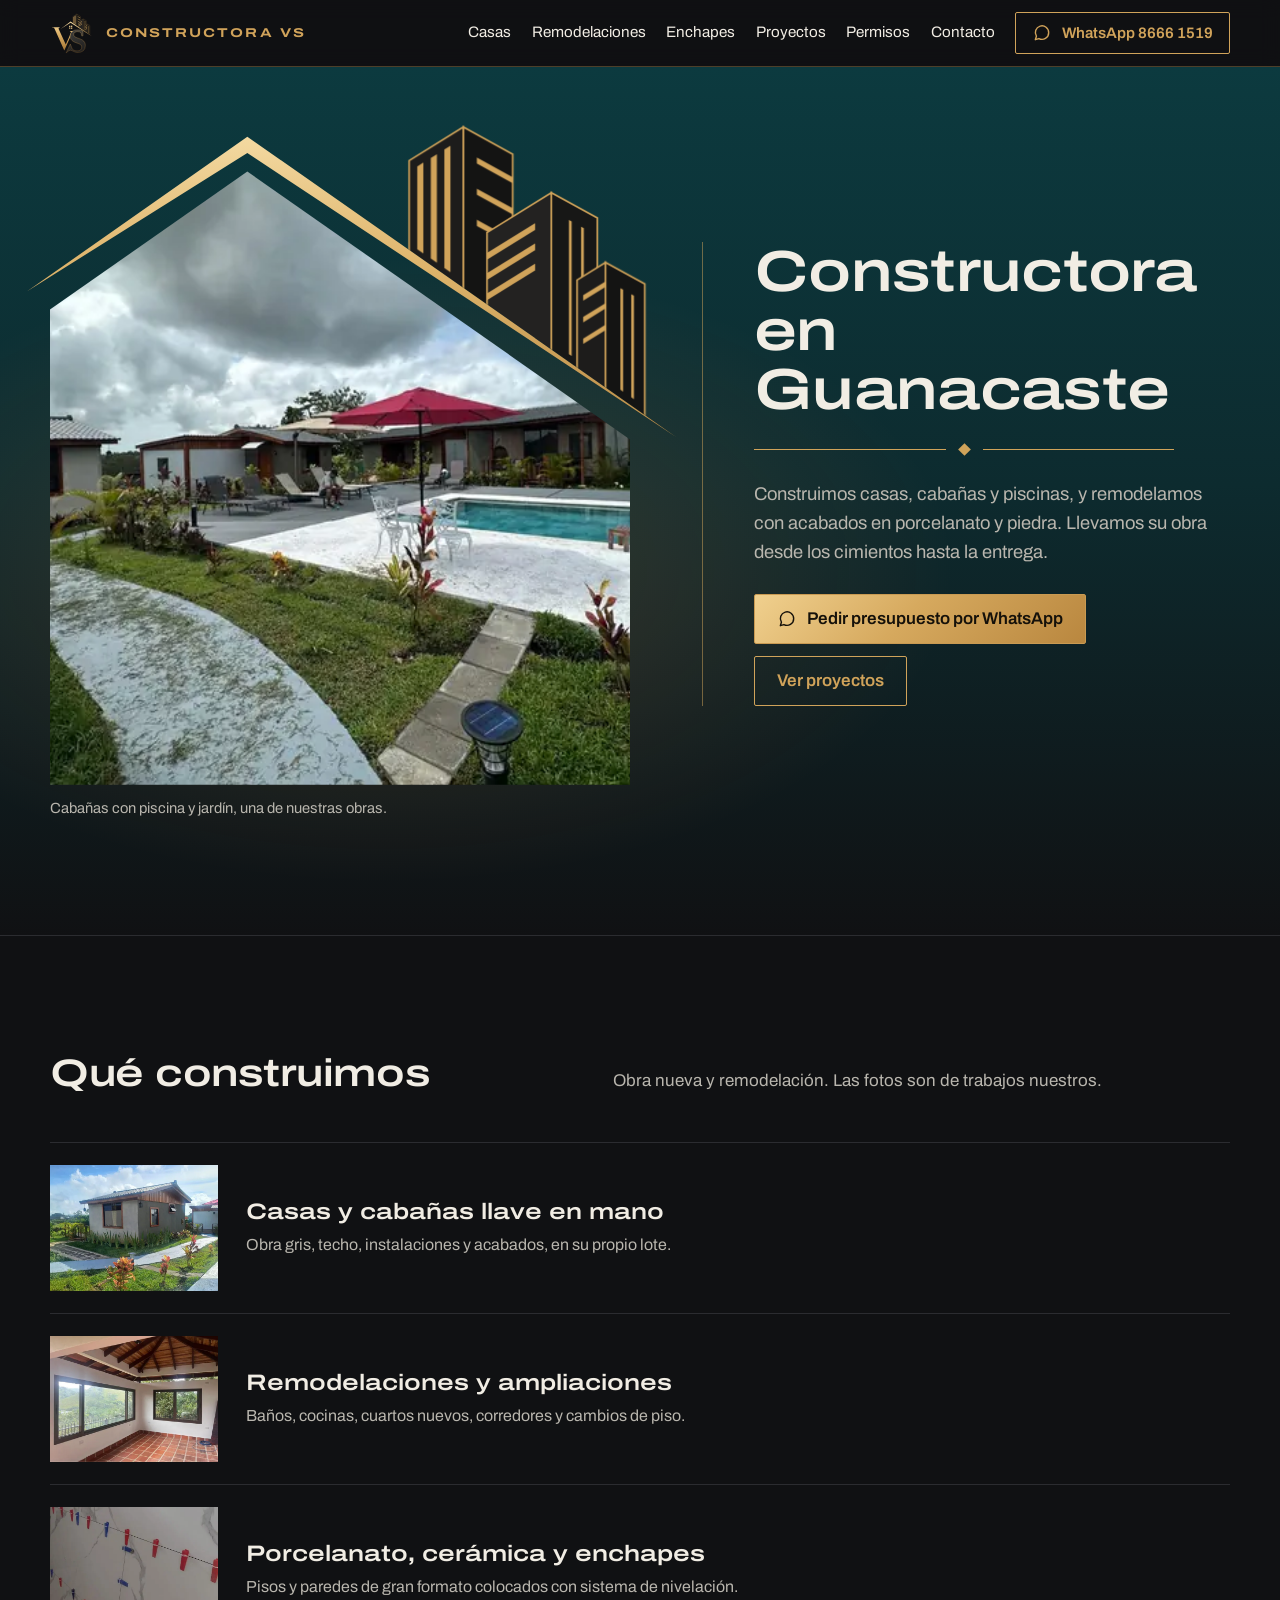
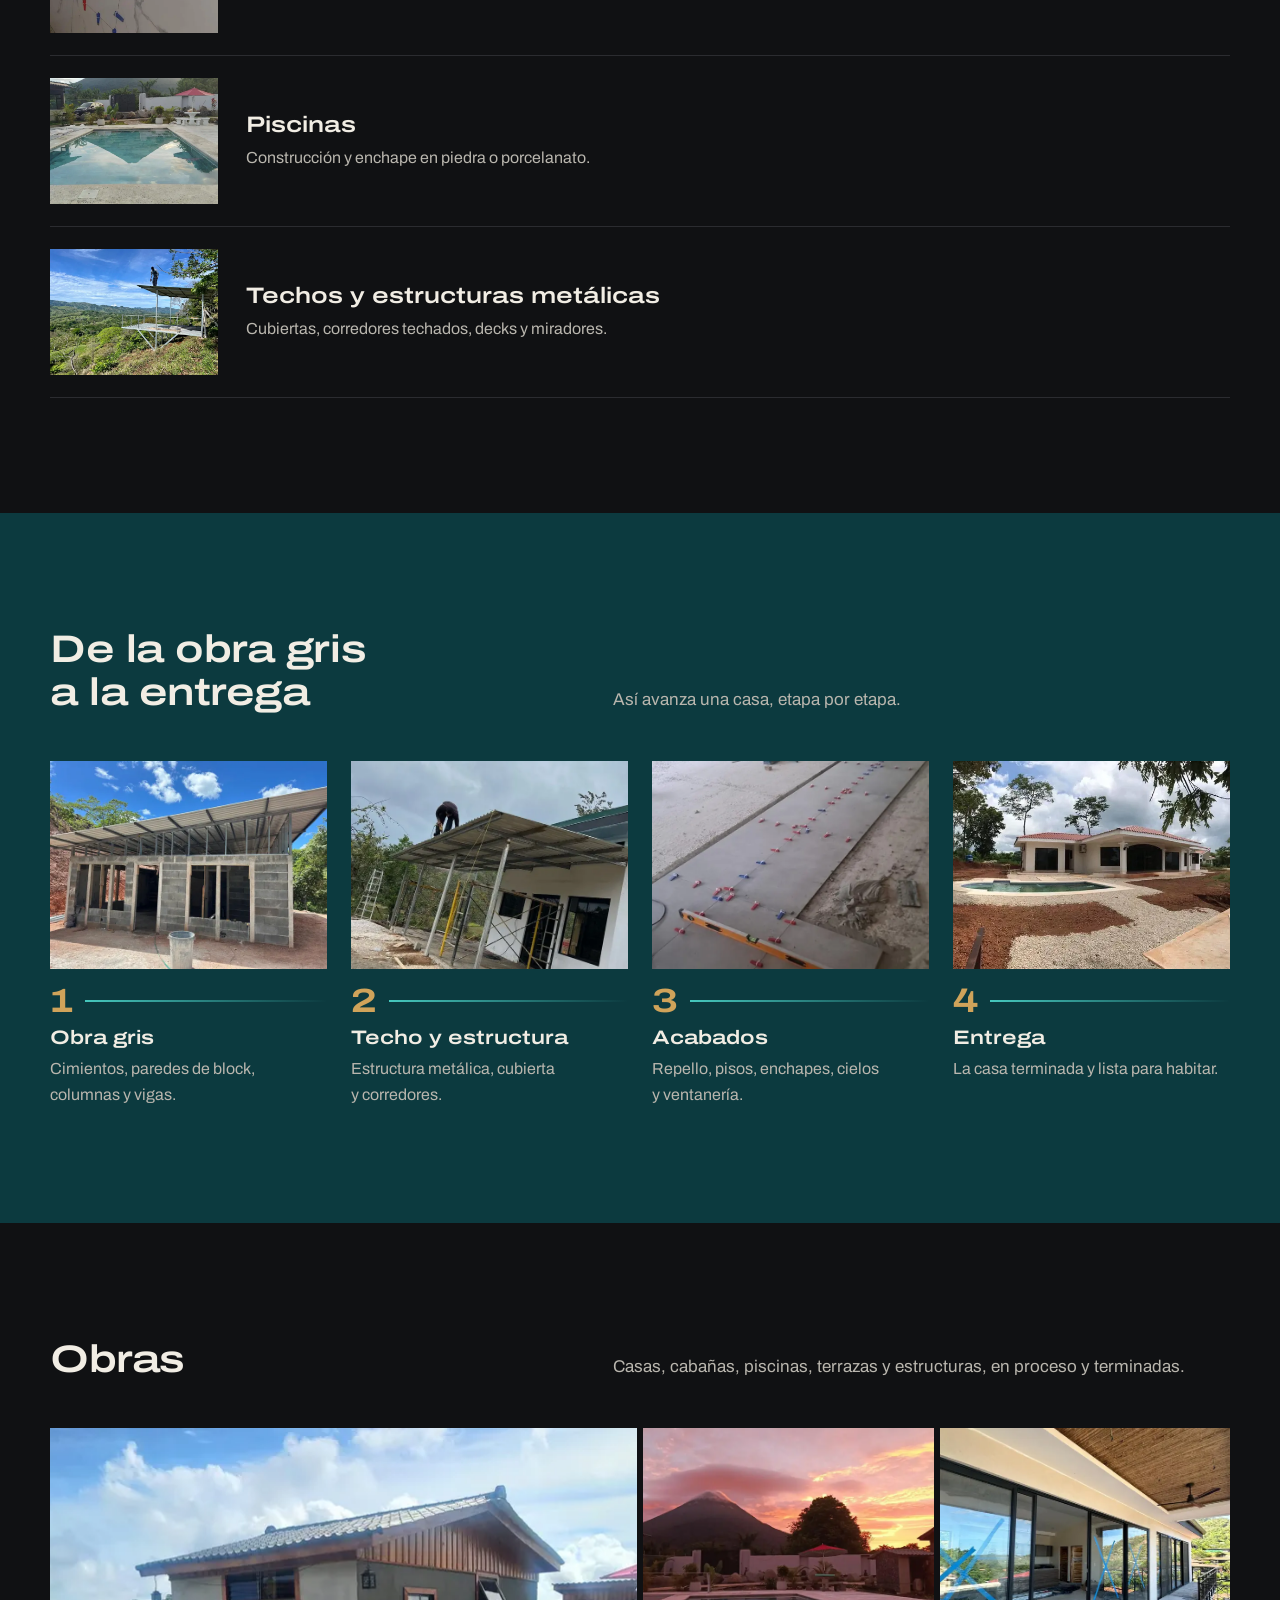
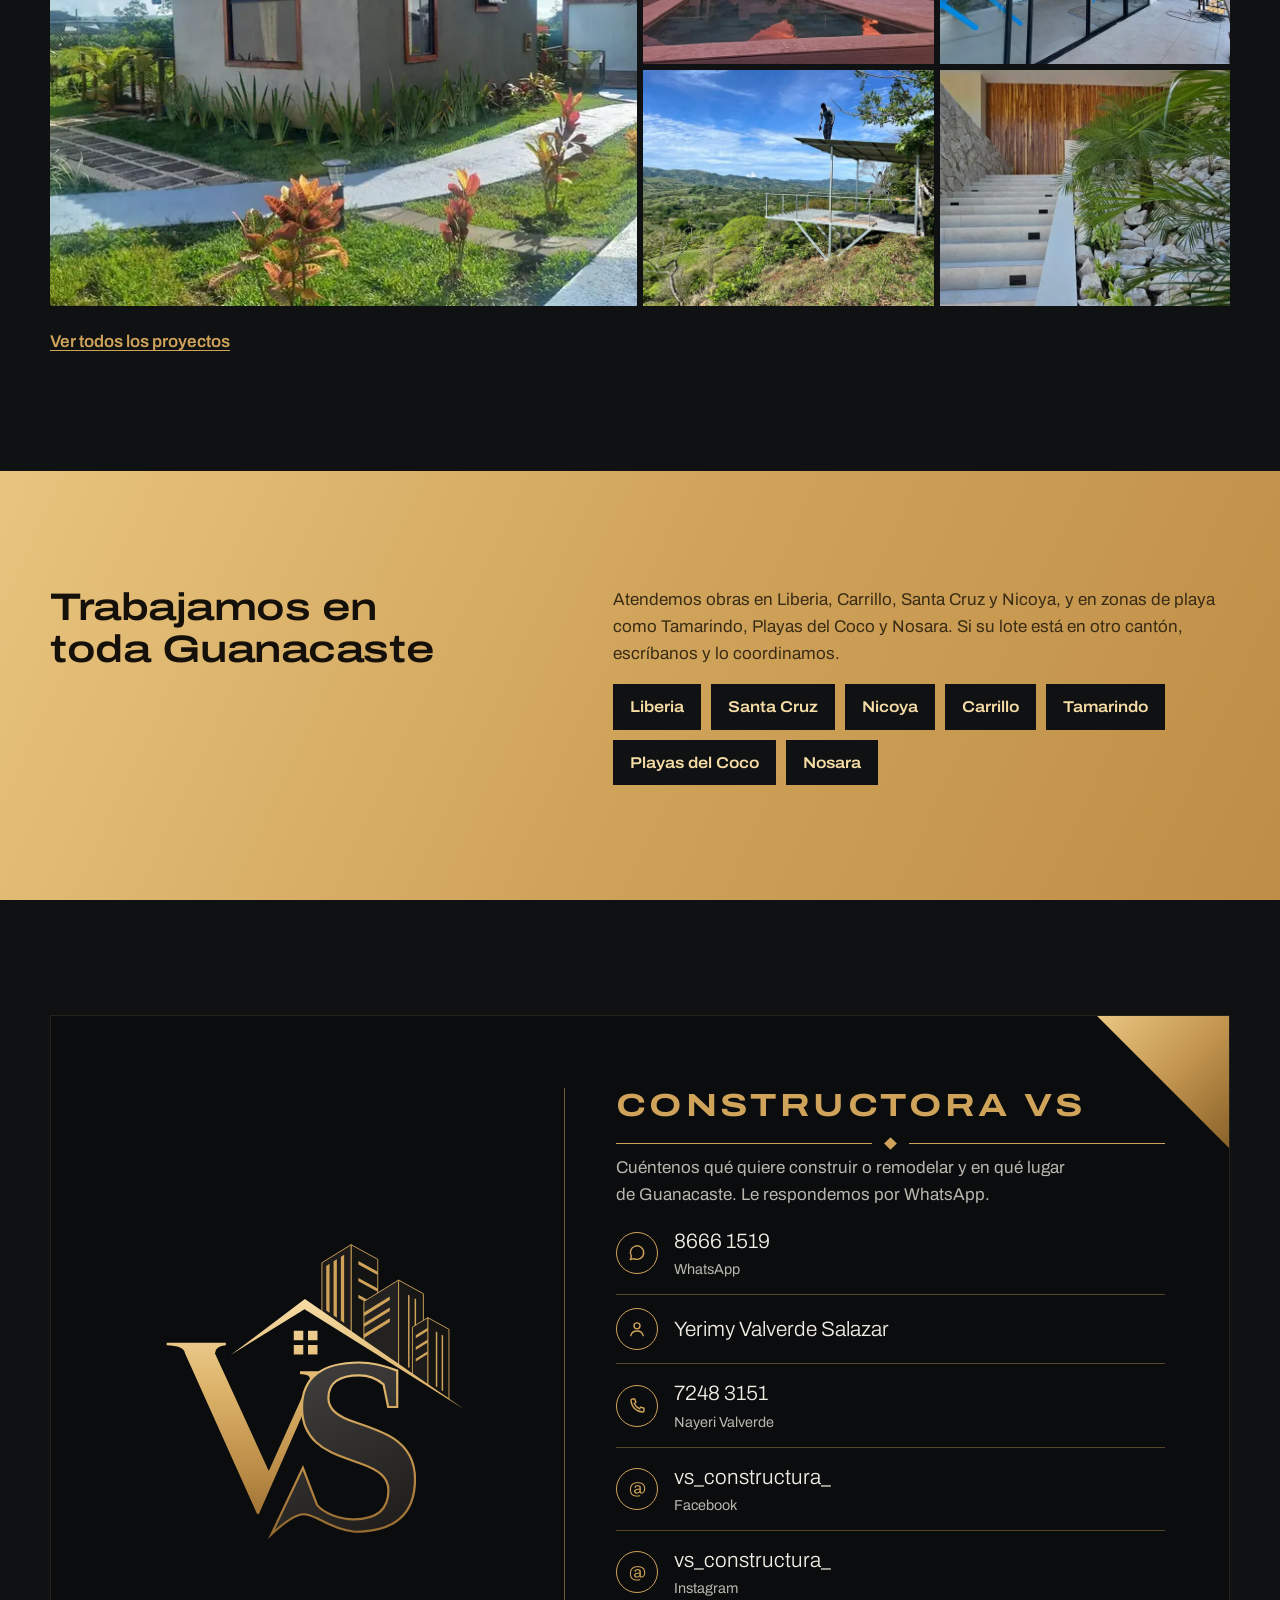
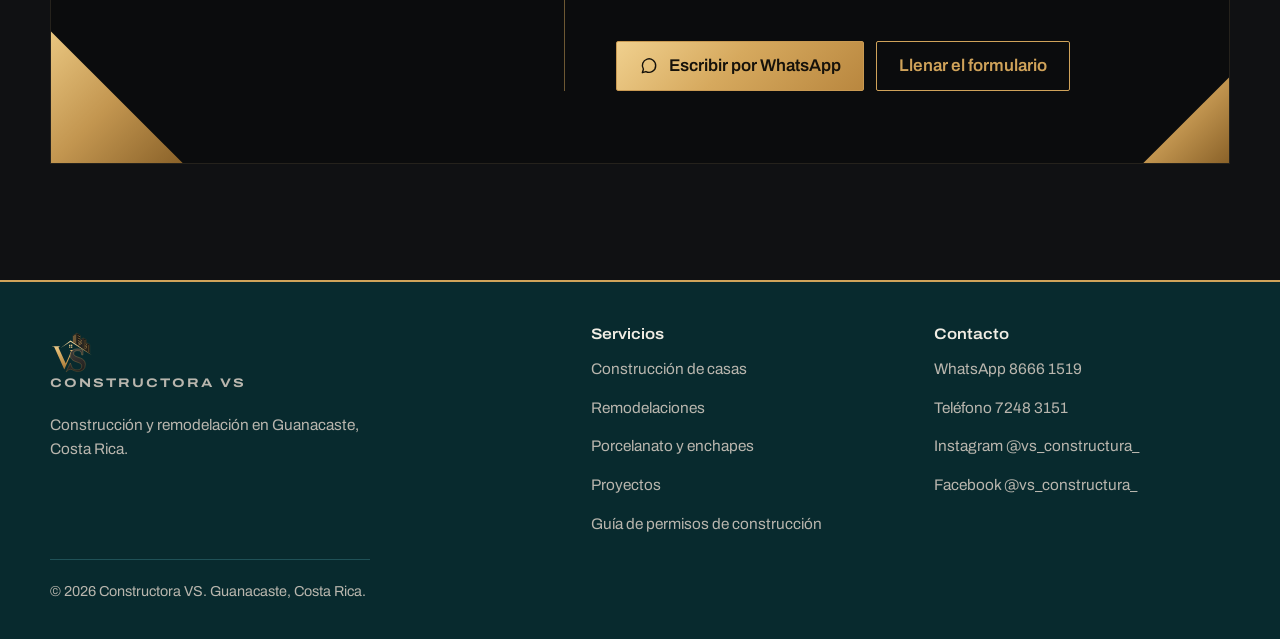
<file: sitio/index.html>
<!doctype html>
<html lang="es-CR">
<head>
  <meta charset="utf-8">
  <meta name="viewport" content="width=device-width, initial-scale=1">
  <title>Constructora en Guanacaste | Constructora VS</title>
  <meta name="description" content="Constructora en Guanacaste: casas y cabañas llave en mano, remodelaciones, piscinas y enchapes de porcelanato. Pida su presupuesto por WhatsApp al 8666 1519.">
  <link rel="canonical" href="https://constructoravs.com/">
  <meta name="theme-color" content="#101113">
  <meta name="color-scheme" content="dark">
  <link rel="preload" href="assets/fuentes/archivo-variable.woff2" as="font" type="font/woff2" crossorigin>
  <link rel="preload" as="image" href="assets/img/obras/cabanas-con-piscina-y-jardin-640.webp" imagesrcset="assets/img/obras/cabanas-con-piscina-y-jardin-640.webp 640w, assets/img/obras/cabanas-con-piscina-y-jardin-1280.webp 1280w" imagesizes="(min-width: 960px) 560px, 92vw">
  <link rel="stylesheet" href="assets/css/estilos.css?v=2">
  <link rel="icon" href="favicon.ico" sizes="48x48">
  <link rel="icon" href="favicon.svg" type="image/svg+xml">
  <link rel="apple-touch-icon" href="apple-touch-icon.png">
  <link rel="manifest" href="site.webmanifest">
  <meta property="og:type" content="website">
  <meta property="og:locale" content="es_CR">
  <meta property="og:site_name" content="Constructora VS">
  <meta property="og:title" content="Constructora en Guanacaste | Constructora VS">
  <meta property="og:description" content="Constructora en Guanacaste: casas y cabañas llave en mano, remodelaciones, piscinas y enchapes de porcelanato. Pida su presupuesto por WhatsApp al 8666 1519.">
  <meta property="og:url" content="https://constructoravs.com/">
  <meta property="og:image" content="https://constructoravs.com/assets/img/og-constructora-vs.jpg">
  <meta property="og:image:width" content="1200">
  <meta property="og:image:height" content="630">
  <meta property="og:image:alt" content="Logo de Constructora VS sobre fondo negro con esquinas doradas">
  <meta name="twitter:card" content="summary_large_image">
  <script type="application/ld+json">{"@context":"https://schema.org","@type":"GeneralContractor","@id":"https://constructoravs.com/#empresa","name":"Constructora VS","description":"Constructora en Guanacaste: casas y cabañas llave en mano, remodelaciones, piscinas e instalación de porcelanato y enchapes.","url":"https://constructoravs.com/","logo":"https://constructoravs.com/assets/img/iconos/icono-512.png","image":"https://constructoravs.com/assets/img/og-constructora-vs.jpg","telephone":"+506 8666 1519","address":{"@type":"PostalAddress","addressRegion":"Guanacaste","addressCountry":"CR"},"areaServed":{"@type":"AdministrativeArea","name":"Guanacaste, Costa Rica"},"contactPoint":[{"@type":"ContactPoint","contactType":"Presupuestos","name":"Yerimy Valverde Salazar","telephone":"+506 8666 1519","availableLanguage":"es"},{"@type":"ContactPoint","contactType":"Presupuestos","name":"Nayeri Valverde","telephone":"+506 7248 3151","availableLanguage":"es"}],"sameAs":["https://www.instagram.com/vs_constructura_/","https://www.facebook.com/vs_constructura_"]}</script>
  <script src="assets/js/sitio.js?v=2" defer></script>
</head>
<body>
  <a class="saltar" href="#contenido">Saltar al contenido</a>
  <header class="cabecera">
    <div class="contenedor cabecera__fila">
      <a class="marca" href="./" aria-label="Constructora VS, inicio">
        <img src="assets/img/logo/constructora-vs-isotipo.svg" width="44" height="43" alt="">
        <span>Constructora VS</span>
      </a>
      <button class="menu-boton" type="button" aria-expanded="false" aria-controls="menu">Menú</button>
      <nav class="nav" id="menu" aria-label="Principal">
        <ul>
          <li><a href="construccion-de-casas">Casas</a></li>
          <li><a href="remodelaciones">Remodelaciones</a></li>
          <li><a href="enchapes-y-porcelanato">Enchapes</a></li>
          <li><a href="proyectos">Proyectos</a></li>
          <li><a href="permiso-de-construccion">Permisos</a></li>
          <li><a href="contacto">Contacto</a></li>
          <li><a class="boton boton--linea" href="https://wa.me/50686661519?text=Hola%2C%20vi%20su%20sitio%20web%20y%20quiero%20pedir%20un%20presupuesto." rel="noopener"><svg viewBox="0 0 24 24" fill="none" stroke="currentColor" stroke-width="1.7" stroke-linecap="round" stroke-linejoin="round" aria-hidden="true" focusable="false"><path d="M20 11.6a8 8 0 0 1-11.7 7.1L4 20l1.3-4.2A8 8 0 1 1 20 11.600Z"/></svg>WhatsApp 8666 1519</a></li>
        </ul>
      </nav>
    </div>
  </header>

  <main id="contenido">
    <section class="portada">
      <div class="contenedor portada__rejilla">
        <div class="portada__texto">
          <h1>Constructora en Guanacaste</h1>
          <div class="regla" aria-hidden="true"><i></i></div>
          <p class="entrada">Construimos casas, cabañas y piscinas, y remodelamos con acabados en porcelanato y piedra. Llevamos su obra desde los cimientos hasta la entrega.</p>
          <div class="acciones">
            <a class="boton boton--oro" href="https://wa.me/50686661519?text=Hola%2C%20vi%20su%20sitio%20web%20y%20quiero%20pedir%20un%20presupuesto." rel="noopener"><svg viewBox="0 0 24 24" fill="none" stroke="currentColor" stroke-width="1.7" stroke-linecap="round" stroke-linejoin="round" aria-hidden="true" focusable="false"><path d="M20 11.6a8 8 0 0 1-11.7 7.1L4 20l1.3-4.2A8 8 0 1 1 20 11.600Z"/></svg>Pedir presupuesto por WhatsApp</a>
            <a class="boton boton--linea" href="proyectos">Ver proyectos</a>
          </div>
        </div>
        <figure class="casa portada__casa">
          <div class="casa__caja">
            <img src="assets/img/obras/cabanas-con-piscina-y-jardin-640.webp" srcset="assets/img/obras/cabanas-con-piscina-y-jardin-640.webp 640w, assets/img/obras/cabanas-con-piscina-y-jardin-1280.webp 1280w" sizes="(min-width: 960px) 560px, 92vw" width="640" height="480" alt="Cabañas de una planta alrededor de una piscina, con jardín y sendero de concreto" class="casa__foto" fetchpriority="high" decoding="async">
            <svg class="casa__techo" viewBox="0 0 600 680" aria-hidden="true" focusable="false">
              <defs>
                <linearGradient id="oro-techo" gradientUnits="userSpaceOnUse" x1="0" y1="0" x2="0" y2="330">
                  <stop offset="0" stop-color="#F5DCA5"/><stop offset="0.45" stop-color="#DDB36A"/><stop offset="1" stop-color="#B98A45"/>
                </linearGradient>
                <!-- solo se ve lo que queda por encima del techo: los edificios salen de detrás -->
                <clipPath id="sobre-techo"><path d="M204,10 L648,321 L720,321 L720,-80 L204,-80 Z"/></clipPath>
              </defs>
              <!-- Los tres edificios del logo (mismos trazos del isotipo, con la base alargada para que no quede hueco bajo el techo) -->
              <g clip-path="url(#sobre-techo)">
                <g transform="translate(338.7 104.3) scale(0.7) translate(-421.5 -192)" stroke="#D0A35A" stroke-width="2.5" stroke-linejoin="miter" stroke-miterlimit="8">
                  <g class="casa__edificio casa__edificio--1">
                    <path d="M548,43 L621,83.15 L621,349.8 L548,301.69 Z" fill="#141413"/>
                    <path d="M468,92.6 L548,43 L548,301.69 L468,248.96 Z" fill="#1D1C1B"/>
                    <g fill="#D0A35A" stroke="none">
                      <path d="M480,101.16 L489,95.58 L489,229.7 L480,223.47 Z"/><path d="M500,88.76 L509,83.18 L509,243.54 L500,237.31 Z"/><path d="M520,76.36 L529,70.78 L529,257.38 L520,251.15 Z"/>
                      <path d="M568,88 L621,117.15 L621,126.15 L568,97 Z"/><path d="M568,134 L621,163.15 L621,172.15 L568,143 Z"/><path d="M568,180 L621,209.15 L621,218.15 L568,189 Z"/>
                    </g>
                  </g>
                  <g class="casa__edificio casa__edificio--2">
                    <path d="M678,140 L746,177.4 L746,432.18 L678,387.37 Z" fill="#171716"/>
                    <path d="M583,198.9 L678,140 L678,387.37 L583,324.75 Z" fill="#232221"/>
                    <g fill="#D0A35A" stroke="none">
                      <path d="M583,228.9 L654,184.88 L654,194.88 L583,238.9 Z"/><path d="M583,258.9 L654,214.88 L654,224.88 L583,268.9 Z"/><path d="M583,288.9 L654,244.88 L654,254.88 L583,298.9 Z"/>
                      <path d="M704,180.3 L708,182.5 L708,381.22 L704,378.45 Z"/><path d="M722,190.2 L726,192.4 L726,393.67 L722,390.91 Z"/>
                    </g>
                  </g>
                  <g class="casa__edificio casa__edificio--3">
                    <path d="M758,243 L816,274.9 L816,478.32 L758,440.09 Z" fill="#141413"/>
                    <path d="M716,269.04 L758,243 L758,440.09 L716,412.41 Z" fill="#1D1C1B"/>
                    <g fill="#D0A35A" stroke="none">
                      <path d="M725,291.46 L758,271 L758,279 L725,299.46 Z"/><path d="M725,323.46 L758,303 L758,311 L725,331.46 Z"/><path d="M725,355.46 L758,335 L758,343 L725,363.46 Z"/>
                      <path d="M780,281.1 L784,283.3 L784,433.8 L780,431.03 Z"/><path d="M796,289.9 L800,292.1 L800,444.87 L796,442.1 Z"/>
                    </g>
                  </g>
                </g>
              </g>
              <path d="M-24,170 L204,10 L648,321 L204,27 Z" fill="url(#oro-techo)"/>
            </svg>
          </div>
          <figcaption>Cabañas con piscina y jardín, una de nuestras obras.</figcaption>
        </figure>
      </div>
    </section>

    <section class="seccion seccion--borde" aria-labelledby="servicios-t">
      <div class="contenedor">
        <div class="titular">
          <h2 id="servicios-t">Qué construimos</h2>
          <p>Obra nueva y remodelación. Las fotos son de trabajos nuestros.</p>
        </div>
        <ul class="filas">
          <li class="fila">
            <img src="assets/img/obras/cabana-techo-de-teja-640.webp" width="640" height="480" alt="" loading="lazy" decoding="async">
            <div>
              <h3><a href="construccion-de-casas">Casas y cabañas llave en mano</a></h3>
              <p>Obra gris, techo, instalaciones y acabados, en su propio lote.</p>
            </div>
          </li>
          <li class="fila">
            <img src="assets/img/obras/techo-de-madera-a-la-vista-640.webp" width="640" height="480" alt="" loading="lazy" decoding="async">
            <div>
              <h3><a href="remodelaciones">Remodelaciones y ampliaciones</a></h3>
              <p>Baños, cocinas, cuartos nuevos, corredores y cambios de piso.</p>
            </div>
          </li>
          <li class="fila">
            <img src="assets/img/obras/porcelanato-gran-formato-pared-640.webp" width="640" height="1139" alt="" loading="lazy" decoding="async">
            <div>
              <h3><a href="enchapes-y-porcelanato">Porcelanato, cerámica y enchapes</a></h3>
              <p>Pisos y paredes de gran formato colocados con sistema de nivelación.</p>
            </div>
          </li>
          <li class="fila">
            <img src="assets/img/obras/piscina-terminada-con-deck-640.webp" width="640" height="851" alt="" loading="lazy" decoding="async">
            <div>
              <h3><a href="proyectos#piscinas">Piscinas</a></h3>
              <p>Construcción y enchape en piedra o porcelanato.</p>
            </div>
          </li>
          <li class="fila">
            <img src="assets/img/obras/mirador-estructura-metalica-640.webp" width="640" height="480" alt="" loading="lazy" decoding="async">
            <div>
              <h3><a href="proyectos#obra-gris">Techos y estructuras metálicas</a></h3>
              <p>Cubiertas, corredores techados, decks y miradores.</p>
            </div>
          </li>
        </ul>
      </div>
    </section>

    <section class="seccion seccion--panel" aria-labelledby="etapas-t">
      <div class="contenedor">
        <div class="titular">
          <h2 id="etapas-t">De la obra gris a la entrega</h2>
          <p>Así avanza una casa, etapa por etapa.</p>
        </div>
        <ol class="etapas">
          <li class="etapa">
            <img src="assets/img/obras/obra-gris-paredes-de-block-640.webp" srcset="assets/img/obras/obra-gris-paredes-de-block-640.webp 640w, assets/img/obras/obra-gris-paredes-de-block-1280.webp 1280w" sizes="(min-width: 1000px) 280px, (min-width: 620px) 46vw, 92vw" width="640" height="480" alt="Paredes de block con columnas y estructura metálica de techo" loading="lazy" decoding="async">
            <div class="etapa__paso" aria-hidden="true"></div>
            <h3>Obra gris</h3>
            <p>Cimientos, paredes de block, columnas y vigas.</p>
          </li>
          <li class="etapa">
            <img src="assets/img/obras/estructura-de-corredor-640.webp" srcset="assets/img/obras/estructura-de-corredor-640.webp 640w, assets/img/obras/estructura-de-corredor-768.webp 768w" sizes="(min-width: 1000px) 280px, (min-width: 620px) 46vw, 92vw" width="640" height="1067" alt="Estructura metálica de un corredor techado en una casa en construcción" loading="lazy" decoding="async">
            <div class="etapa__paso" aria-hidden="true"></div>
            <h3>Techo y estructura</h3>
            <p>Estructura metálica, cubierta y corredores.</p>
          </li>
          <li class="etapa">
            <img src="assets/img/obras/porcelanato-gran-formato-terraza-640.webp" srcset="assets/img/obras/porcelanato-gran-formato-terraza-640.webp 640w, assets/img/obras/porcelanato-gran-formato-terraza-719.webp 719w" sizes="(min-width: 1000px) 280px, (min-width: 620px) 46vw, 92vw" width="640" height="1139" alt="Piso de porcelanato de gran formato en una terraza, con niveladores y nivel" loading="lazy" decoding="async">
            <div class="etapa__paso" aria-hidden="true"></div>
            <h3>Acabados</h3>
            <p>Repello, pisos, enchapes, cielos y ventanería.</p>
          </li>
          <li class="etapa">
            <img src="assets/img/obras/casa-techo-de-teja-con-piscina-640.webp" srcset="assets/img/obras/casa-techo-de-teja-con-piscina-640.webp 640w, assets/img/obras/casa-techo-de-teja-con-piscina-960.webp 960w" sizes="(min-width: 1000px) 280px, (min-width: 620px) 46vw, 92vw" width="640" height="389" alt="Casa de una planta con techo de teja y piscina al frente" loading="lazy" decoding="async">
            <div class="etapa__paso" aria-hidden="true"></div>
            <h3>Entrega</h3>
            <p>La casa terminada y lista para habitar.</p>
          </li>
        </ol>
      </div>
    </section>

    <section class="seccion" aria-labelledby="obras-t">
      <div class="contenedor">
        <div class="titular">
          <h2 id="obras-t">Obras</h2>
          <p>Casas, cabañas, piscinas, terrazas y estructuras, en proceso y terminadas.</p>
        </div>
        <div class="mosaico">
          <a href="proyectos#casas"><img src="assets/img/obras/cabana-techo-de-teja-640.webp" srcset="assets/img/obras/cabana-techo-de-teja-640.webp 640w, assets/img/obras/cabana-techo-de-teja-1280.webp 1280w" sizes="(min-width: 800px) 590px, 46vw" width="640" height="480" alt="Cabaña con techo de teja, ventanas con marco de madera y jardín" loading="lazy" decoding="async"></a>
          <a href="proyectos#piscinas"><img src="assets/img/obras/piscina-terminada-atardecer-640.webp" srcset="assets/img/obras/piscina-terminada-atardecer-640.webp 640w, assets/img/obras/piscina-terminada-atardecer-1280.webp 1280w" sizes="(min-width: 800px) 295px, 46vw" width="640" height="640" alt="Piscina terminada con borde de piedra al atardecer" loading="lazy" decoding="async"></a>
          <a href="proyectos#acabados"><img src="assets/img/obras/terraza-cielo-de-cana-640.webp" srcset="assets/img/obras/terraza-cielo-de-cana-640.webp 640w, assets/img/obras/terraza-cielo-de-cana-960.webp 960w" sizes="(min-width: 800px) 295px, 46vw" width="640" height="853" alt="Terraza con cielo de caña, ventanales corredizos y piso de porcelanato" loading="lazy" decoding="async"></a>
          <a href="proyectos#obra-gris"><img src="assets/img/obras/mirador-estructura-metalica-640.webp" srcset="assets/img/obras/mirador-estructura-metalica-640.webp 640w, assets/img/obras/mirador-estructura-metalica-1280.webp 1280w" sizes="(min-width: 800px) 295px, 46vw" width="640" height="480" alt="Plataforma mirador en estructura metálica sobre una ladera con vista a las montañas" loading="lazy" decoding="async"></a>
          <a href="proyectos#acabados"><img src="assets/img/obras/gradas-piedra-y-madera-640.webp" srcset="assets/img/obras/gradas-piedra-y-madera-640.webp 640w, assets/img/obras/gradas-piedra-y-madera-820.webp 820w" sizes="(min-width: 800px) 295px, 46vw" width="640" height="724" alt="Gradas exteriores de concreto junto a un muro de piedra y una pared de madera" loading="lazy" decoding="async"></a>
        </div>
        <a class="enlace-fuerte" href="proyectos">Ver todos los proyectos</a>
      </div>
    </section>

    <section class="seccion seccion--oro" aria-labelledby="zonas-t">
      <div class="contenedor zonas">
        <div>
          <h2 id="zonas-t">Trabajamos en toda Guanacaste</h2>
        </div>
        <div>
          <p>Atendemos obras en Liberia, Carrillo, Santa Cruz y Nicoya, y en zonas de playa como Tamarindo, Playas del Coco y Nosara. Si su lote está en otro cantón, escríbanos y lo coordinamos.</p>
          <ul>
            <li>Liberia</li><li>Santa Cruz</li><li>Nicoya</li><li>Carrillo</li><li>Tamarindo</li><li>Playas del Coco</li><li>Nosara</li>
          </ul>
        </div>
      </div>
    </section>

    <section class="seccion" aria-labelledby="contacto-t">
      <div class="contenedor">
        <div class="tarjeta">
          <span class="tarjeta__esquina tarjeta__esquina--a"></span>
          <span class="tarjeta__esquina tarjeta__esquina--b"></span>
          <span class="tarjeta__esquina tarjeta__esquina--c"></span>
          <div class="tarjeta__logo">
            <img src="assets/img/logo/constructora-vs-isotipo.svg" width="901" height="880" alt="Logo de Constructora VS" loading="lazy">
          </div>
          <div class="tarjeta__datos">
            <h2 class="tarjeta__nombre" id="contacto-t">Constructora VS</h2>
            <div class="regla" aria-hidden="true"><i></i></div>
            <p class="tarjeta__pregunta">Cuéntenos qué quiere construir o remodelar y en qué lugar de Guanacaste. Le respondemos por WhatsApp.</p>
            <ul class="datos">
            <li><span class="aro"><svg viewBox="0 0 24 24" fill="none" stroke="currentColor" stroke-width="1.7" stroke-linecap="round" stroke-linejoin="round" aria-hidden="true" focusable="false"><path d="M20 11.6a8 8 0 0 1-11.7 7.1L4 20l1.3-4.2A8 8 0 1 1 20 11.600Z"/></svg></span><a href="https://wa.me/50686661519?text=Hola%2C%20vi%20su%20sitio%20web%20y%20quiero%20pedir%20un%20presupuesto." rel="noopener">8666 1519<small>WhatsApp</small></a></li>
            <li><span class="aro"><svg viewBox="0 0 24 24" fill="none" stroke="currentColor" stroke-width="1.7" stroke-linecap="round" stroke-linejoin="round" aria-hidden="true" focusable="false"><circle cx="12" cy="8.200" r="3.600"/><path d="M4.600 20c.800-3.700 3.700-5.700 7.400-5.700s6.600 2 7.400 5.700"/></svg></span><span class="dato">Yerimy Valverde Salazar</span></li>
            <li><span class="aro"><svg viewBox="0 0 24 24" fill="none" stroke="currentColor" stroke-width="1.7" stroke-linecap="round" stroke-linejoin="round" aria-hidden="true" focusable="false"><path d="M6.6 3.6h2.7l1.4 3.900-2 1.500a12 12 0 0 0 6.300 6.300l1.500-2 3.900 1.400v2.700a1.800 1.800 0 0 1-2 1.800C10.900 18.600 5.400 13.100 4.800 5.600a1.800 1.800 0 0 1 1.800-2Z"/></svg></span><a href="tel:+50672483151">7248 3151<small>Nayeri Valverde</small></a></li>
            <li><span class="aro" aria-hidden="true">@</span><a href="https://www.facebook.com/vs_constructura_" rel="noopener">vs_constructura_<small>Facebook</small></a></li>
            <li><span class="aro" aria-hidden="true">@</span><a href="https://www.instagram.com/vs_constructura_/" rel="noopener">vs_constructura_<small>Instagram</small></a></li>
          </ul>
            <div class="acciones">
              <a class="boton boton--oro" href="https://wa.me/50686661519?text=Hola%2C%20vi%20su%20sitio%20web%20y%20quiero%20pedir%20un%20presupuesto." rel="noopener"><svg viewBox="0 0 24 24" fill="none" stroke="currentColor" stroke-width="1.7" stroke-linecap="round" stroke-linejoin="round" aria-hidden="true" focusable="false"><path d="M20 11.6a8 8 0 0 1-11.7 7.1L4 20l1.3-4.2A8 8 0 1 1 20 11.600Z"/></svg>Escribir por WhatsApp</a>
              <a class="boton boton--linea" href="contacto">Llenar el formulario</a>
            </div>
          </div>
        </div>
      </div>
    </section>
  </main>

  <footer class="pie">
    <div class="contenedor">
      <div class="pie__rejilla">
        <div>
          <a class="marca" href="./" aria-label="Constructora VS, inicio">
            <img src="assets/img/logo/constructora-vs-isotipo.svg" width="44" height="43" alt="" loading="lazy">
            <span>Constructora VS</span>
          </a>
          <p>Construcción y remodelación en Guanacaste, Costa Rica.</p>
        </div>
        <nav aria-label="Servicios y guías">
          <h2>Servicios</h2>
          <ul>
            <li><a href="construccion-de-casas">Construcción de casas</a></li>
            <li><a href="remodelaciones">Remodelaciones</a></li>
            <li><a href="enchapes-y-porcelanato">Porcelanato y enchapes</a></li>
            <li><a href="proyectos">Proyectos</a></li>
            <li><a href="permiso-de-construccion">Guía de permisos de construcción</a></li>
          </ul>
        </nav>
        <div>
          <h2>Contacto</h2>
          <ul>
            <li><a href="https://wa.me/50686661519?text=Hola%2C%20vi%20su%20sitio%20web%20y%20quiero%20pedir%20un%20presupuesto." rel="noopener">WhatsApp 8666 1519</a></li>
            <li><a href="tel:+50672483151">Teléfono 7248 3151</a></li>
            <li><a href="https://www.instagram.com/vs_constructura_/" rel="noopener">Instagram @vs_constructura_</a></li>
            <li><a href="https://www.facebook.com/vs_constructura_" rel="noopener">Facebook @vs_constructura_</a></li>
          </ul>
        </div>
      </div>
      <p class="pie__legal">© 2026 Constructora VS. Guanacaste, Costa Rica.</p>
    </div>
  </footer>

  <div class="barra-movil">
    <a href="https://wa.me/50686661519?text=Hola%2C%20vi%20su%20sitio%20web%20y%20quiero%20pedir%20un%20presupuesto." rel="noopener"><svg viewBox="0 0 24 24" fill="none" stroke="currentColor" stroke-width="1.7" stroke-linecap="round" stroke-linejoin="round" aria-hidden="true" focusable="false"><path d="M20 11.6a8 8 0 0 1-11.7 7.1L4 20l1.3-4.2A8 8 0 1 1 20 11.600Z"/></svg>WhatsApp</a>
    <a href="tel:+50672483151"><svg viewBox="0 0 24 24" fill="none" stroke="currentColor" stroke-width="1.7" stroke-linecap="round" stroke-linejoin="round" aria-hidden="true" focusable="false"><path d="M6.6 3.6h2.7l1.4 3.900-2 1.500a12 12 0 0 0 6.300 6.300l1.500-2 3.900 1.400v2.700a1.800 1.800 0 0 1-2 1.800C10.900 18.600 5.400 13.100 4.800 5.600a1.800 1.800 0 0 1 1.800-2Z"/></svg>Llamar</a>
  </div>
</body>
</html>
</file>
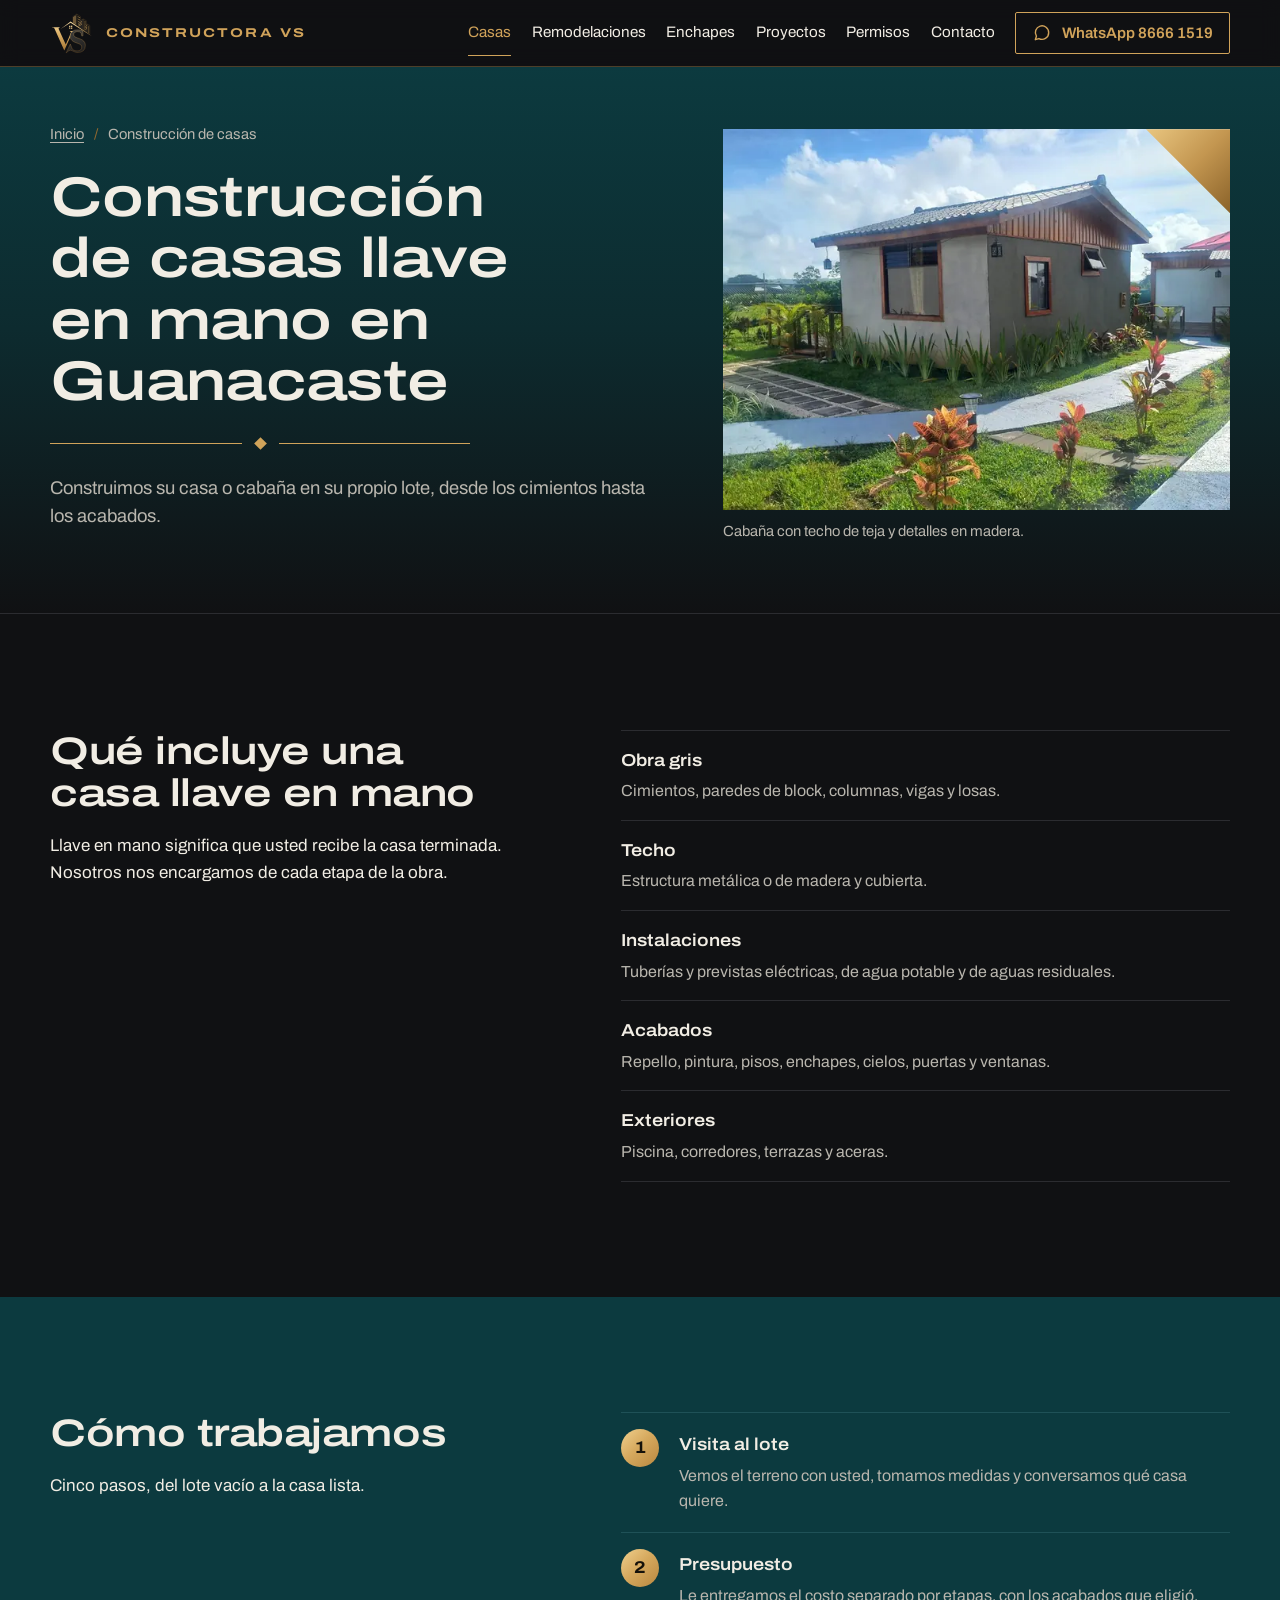
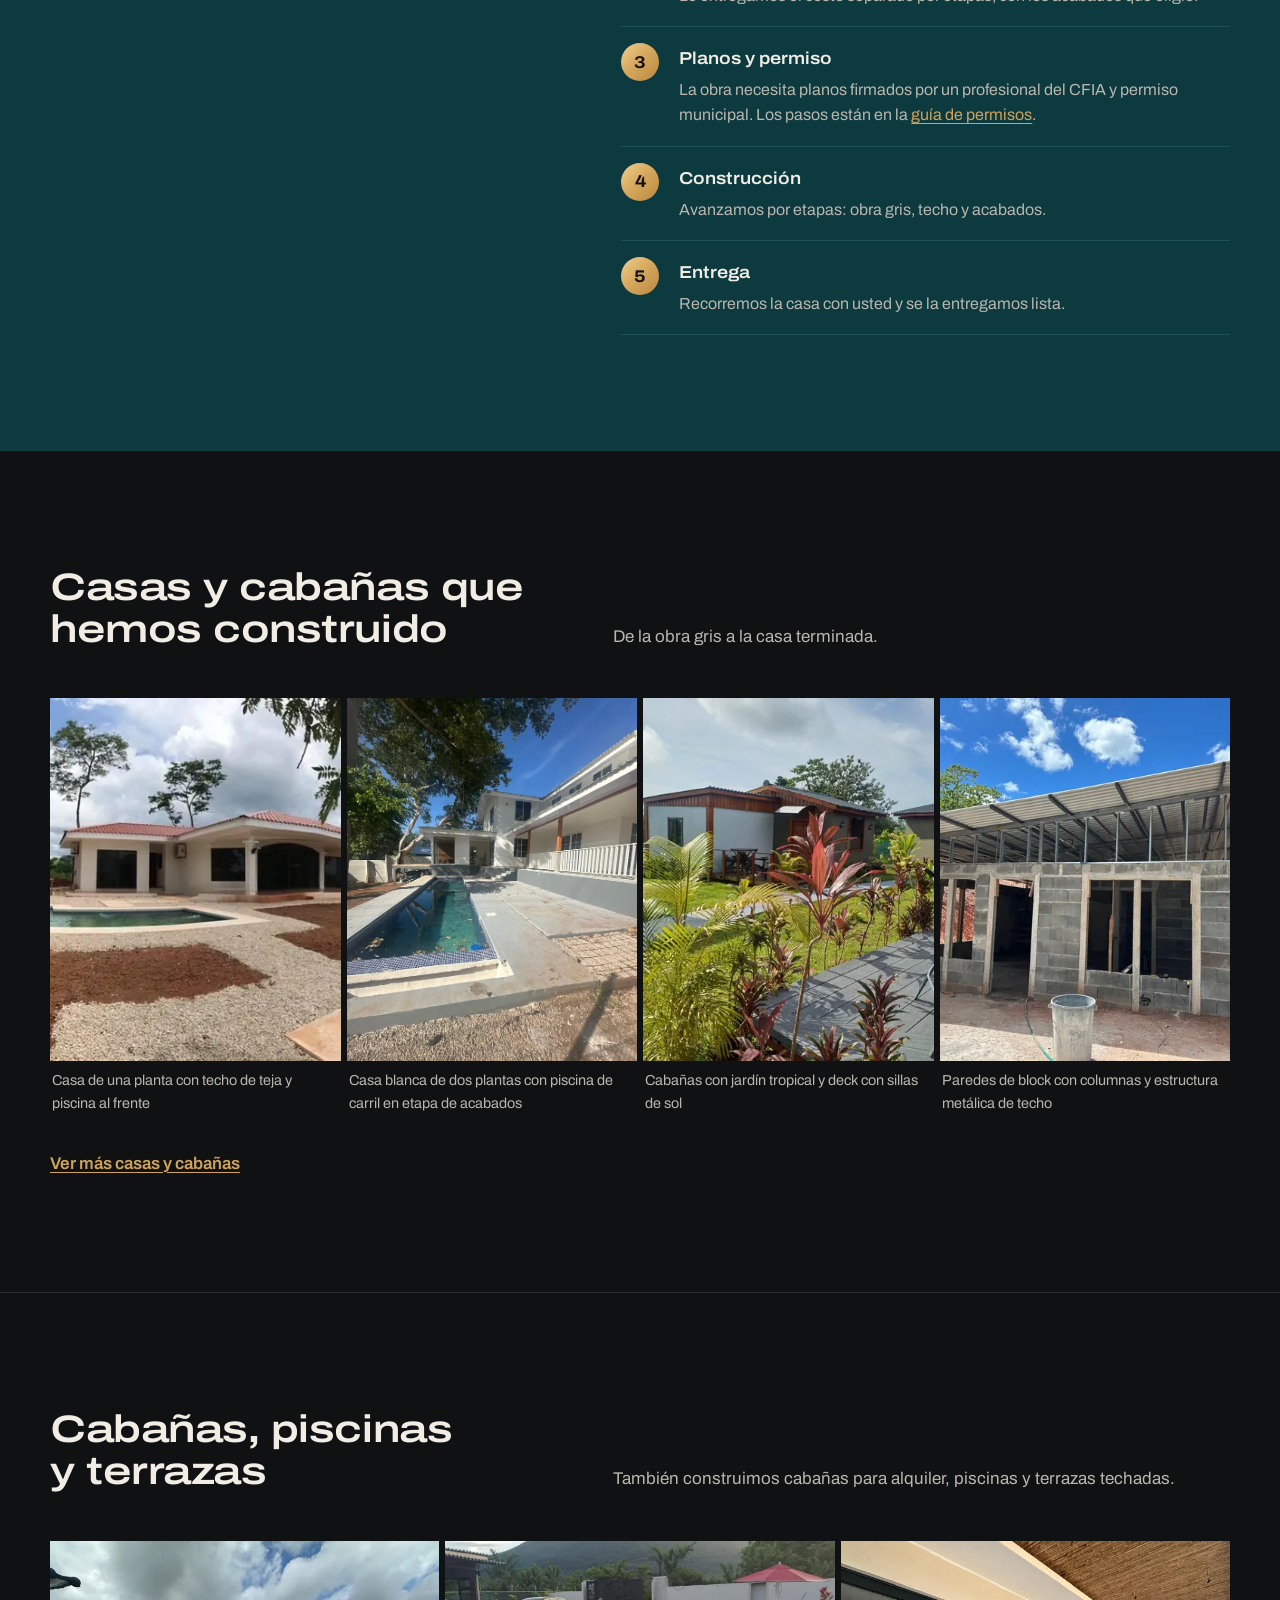
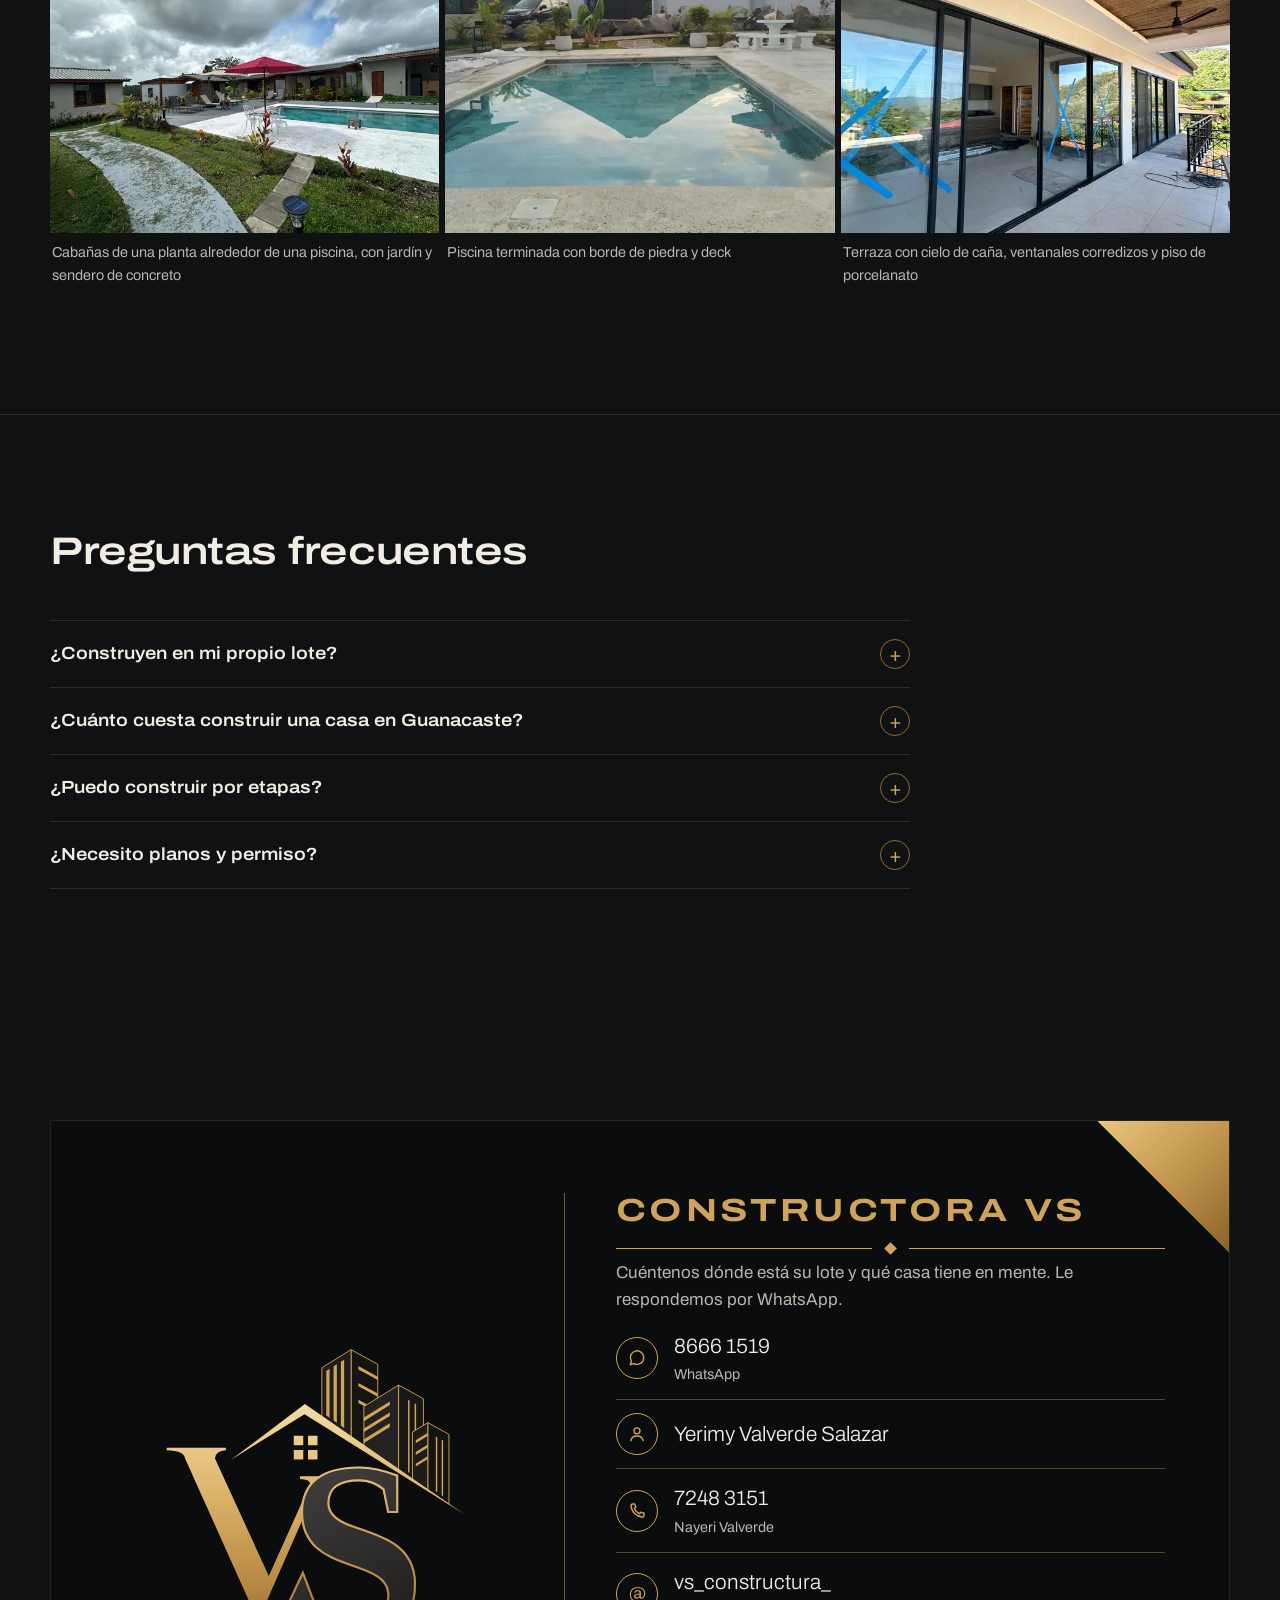
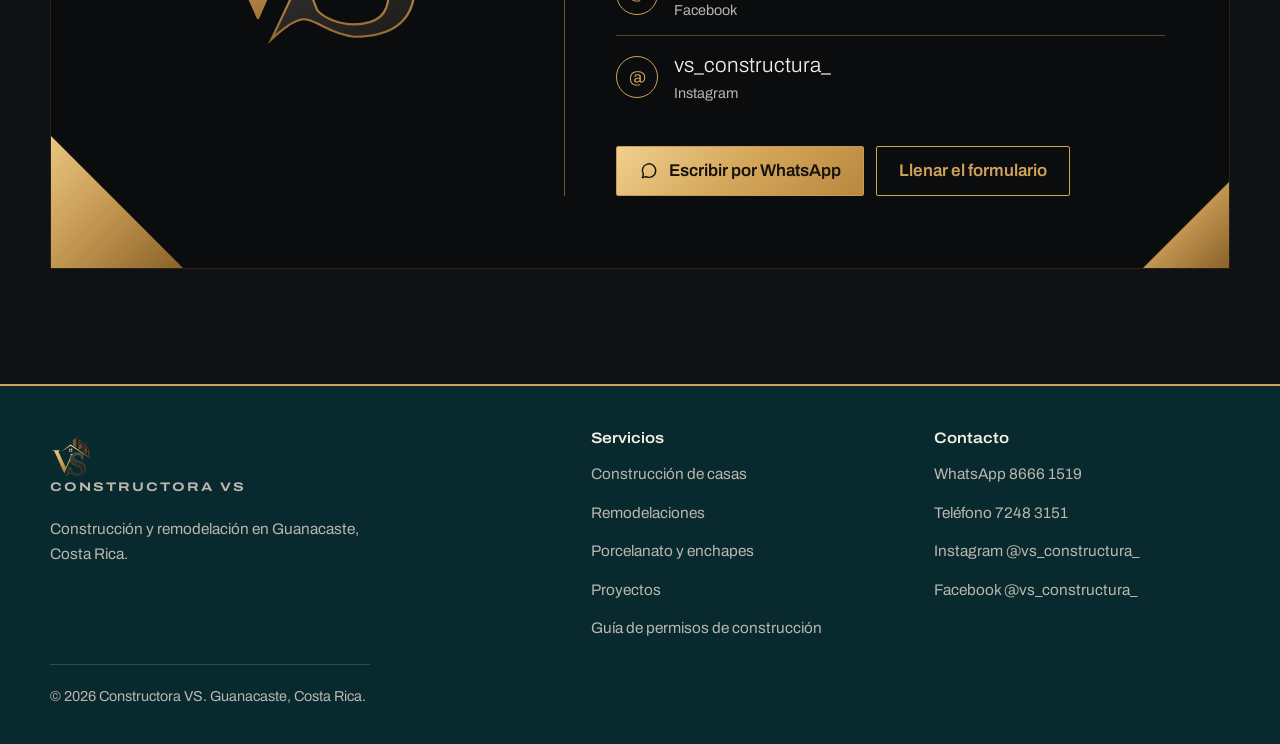
<file: sitio/construccion-de-casas.html>
<!doctype html>
<html lang="es-CR">
<head>
  <meta charset="utf-8">
  <meta name="viewport" content="width=device-width, initial-scale=1">
  <title>Casas llave en mano en Guanacaste | Constructora VS</title>
  <meta name="description" content="Construcción de casas y cabañas llave en mano en Guanacaste: obra gris, techo, instalaciones y acabados en su propio lote. Presupuesto por etapas.">
  <link rel="canonical" href="https://constructoravs.com/construccion-de-casas">
  <meta name="theme-color" content="#101113">
  <meta name="color-scheme" content="dark">
  <link rel="preload" href="assets/fuentes/archivo-variable.woff2" as="font" type="font/woff2" crossorigin>
  <link rel="stylesheet" href="assets/css/estilos.css?v=2">
  <link rel="icon" href="favicon.ico" sizes="48x48">
  <link rel="icon" href="favicon.svg" type="image/svg+xml">
  <link rel="apple-touch-icon" href="apple-touch-icon.png">
  <link rel="manifest" href="site.webmanifest">
  <meta property="og:type" content="website">
  <meta property="og:locale" content="es_CR">
  <meta property="og:site_name" content="Constructora VS">
  <meta property="og:title" content="Casas llave en mano en Guanacaste | Constructora VS">
  <meta property="og:description" content="Construcción de casas y cabañas llave en mano en Guanacaste: obra gris, techo, instalaciones y acabados en su propio lote. Presupuesto por etapas.">
  <meta property="og:url" content="https://constructoravs.com/construccion-de-casas">
  <meta property="og:image" content="https://constructoravs.com/assets/img/og-constructora-vs.jpg">
  <meta property="og:image:width" content="1200">
  <meta property="og:image:height" content="630">
  <meta property="og:image:alt" content="Logo de Constructora VS sobre fondo negro con esquinas doradas">
  <meta name="twitter:card" content="summary_large_image">
  <script type="application/ld+json">{"@context":"https://schema.org","@type":"GeneralContractor","@id":"https://constructoravs.com/#empresa","name":"Constructora VS","description":"Constructora en Guanacaste: casas y cabañas llave en mano, remodelaciones, piscinas e instalación de porcelanato y enchapes.","url":"https://constructoravs.com/","logo":"https://constructoravs.com/assets/img/iconos/icono-512.png","image":"https://constructoravs.com/assets/img/og-constructora-vs.jpg","telephone":"+506 8666 1519","address":{"@type":"PostalAddress","addressRegion":"Guanacaste","addressCountry":"CR"},"areaServed":{"@type":"AdministrativeArea","name":"Guanacaste, Costa Rica"},"contactPoint":[{"@type":"ContactPoint","contactType":"Presupuestos","name":"Yerimy Valverde Salazar","telephone":"+506 8666 1519","availableLanguage":"es"},{"@type":"ContactPoint","contactType":"Presupuestos","name":"Nayeri Valverde","telephone":"+506 7248 3151","availableLanguage":"es"}],"sameAs":["https://www.instagram.com/vs_constructura_/","https://www.facebook.com/vs_constructura_"]}</script>
  <script type="application/ld+json">{"@context":"https://schema.org","@type":"BreadcrumbList","itemListElement":[{"@type":"ListItem","position":1,"name":"Inicio","item":"https://constructoravs.com/"},{"@type":"ListItem","position":2,"name":"Construcción de casas","item":"https://constructoravs.com/construccion-de-casas"}]}</script>
  <script src="assets/js/sitio.js?v=2" defer></script>
</head>
<body>
  <a class="saltar" href="#contenido">Saltar al contenido</a>
  <header class="cabecera">
    <div class="contenedor cabecera__fila">
      <a class="marca" href="./" aria-label="Constructora VS, inicio">
        <img src="assets/img/logo/constructora-vs-isotipo.svg" width="44" height="43" alt="">
        <span>Constructora VS</span>
      </a>
      <button class="menu-boton" type="button" aria-expanded="false" aria-controls="menu">Menú</button>
      <nav class="nav" id="menu" aria-label="Principal">
        <ul>
          <li><a href="construccion-de-casas" aria-current="page">Casas</a></li>
          <li><a href="remodelaciones">Remodelaciones</a></li>
          <li><a href="enchapes-y-porcelanato">Enchapes</a></li>
          <li><a href="proyectos">Proyectos</a></li>
          <li><a href="permiso-de-construccion">Permisos</a></li>
          <li><a href="contacto">Contacto</a></li>
          <li><a class="boton boton--linea" href="https://wa.me/50686661519?text=Hola%2C%20vi%20su%20sitio%20web%20y%20quiero%20pedir%20un%20presupuesto." rel="noopener"><svg viewBox="0 0 24 24" fill="none" stroke="currentColor" stroke-width="1.7" stroke-linecap="round" stroke-linejoin="round" aria-hidden="true" focusable="false"><path d="M20 11.6a8 8 0 0 1-11.7 7.1L4 20l1.3-4.2A8 8 0 1 1 20 11.600Z"/></svg>WhatsApp 8666 1519</a></li>
        </ul>
      </nav>
    </div>
  </header>

  <main id="contenido">
    <section class="encabezado">
      <div class="contenedor encabezado__rejilla">
        <div>
          <nav class="migas" aria-label="Ruta de navegación"><ol><li><a href="./">Inicio</a></li><li aria-current="page">Construcción de casas</li></ol></nav>
          <h1>Construcción de casas llave en mano en Guanacaste</h1>
          <div class="regla" aria-hidden="true"><i></i></div>
          <p class="entrada">Construimos su casa o cabaña en su propio lote, desde los cimientos hasta los acabados.</p>
        </div>
        <figure class="foto foto--esquina">
          <img src="assets/img/obras/cabana-techo-de-teja-640.webp" srcset="assets/img/obras/cabana-techo-de-teja-640.webp 640w, assets/img/obras/cabana-techo-de-teja-1280.webp 1280w" sizes="(min-width: 960px) 500px, 92vw" width="640" height="480" alt="Cabaña con techo de teja, ventanas con marco de madera y jardín" fetchpriority="high" decoding="async">
          <figcaption>Cabaña con techo de teja y detalles en madera.</figcaption>
        </figure>
      </div>
    </section>

    <section class="seccion seccion--borde" aria-labelledby="incluye-t">
      <div class="contenedor dos-columnas">
        <div>
          <h2 id="incluye-t">Qué incluye una casa llave en mano</h2>
          <p>Llave en mano significa que usted recibe la casa terminada. Nosotros nos encargamos de cada etapa de la obra.</p>
        </div>
        <div>
          <ul class="lista">
            <li><strong>Obra gris</strong><span>Cimientos, paredes de block, columnas, vigas y losas.</span></li>
            <li><strong>Techo</strong><span>Estructura metálica o de madera y cubierta.</span></li>
            <li><strong>Instalaciones</strong><span>Tuberías y previstas eléctricas, de agua potable y de aguas residuales.</span></li>
            <li><strong>Acabados</strong><span>Repello, pintura, pisos, enchapes, cielos, puertas y ventanas.</span></li>
            <li><strong>Exteriores</strong><span>Piscina, corredores, terrazas y aceras.</span></li>
          </ul>
        </div>
      </div>
    </section>

    <section class="seccion seccion--panel" aria-labelledby="como-t">
      <div class="contenedor dos-columnas">
        <div>
          <h2 id="como-t">Cómo trabajamos</h2>
          <p>Cinco pasos, del lote vacío a la casa lista.</p>
        </div>
        <div>
          <ol class="pasos">
            <li><strong>Visita al lote</strong><span>Vemos el terreno con usted, tomamos medidas y conversamos qué casa quiere.</span></li>
            <li><strong>Presupuesto</strong><span>Le entregamos el costo separado por etapas, con los acabados que eligió.</span></li>
            <li><strong>Planos y permiso</strong><span>La obra necesita planos firmados por un profesional del CFIA y permiso municipal. Los pasos están en la <a href="permiso-de-construccion">guía de permisos</a>.</span></li>
            <li><strong>Construcción</strong><span>Avanzamos por etapas: obra gris, techo y acabados.</span></li>
            <li><strong>Entrega</strong><span>Recorremos la casa con usted y se la entregamos lista.</span></li>
          </ol>
        </div>
      </div>
    </section>

    <section class="seccion" aria-labelledby="fotos-t">
      <div class="contenedor">
        <div class="titular">
          <h2 id="fotos-t">Casas y cabañas que hemos construido</h2>
          <p>De la obra gris a la casa terminada.</p>
        </div>
        <div class="tira">
          <figure><img src="assets/img/obras/casa-techo-de-teja-con-piscina-640.webp" srcset="assets/img/obras/casa-techo-de-teja-con-piscina-640.webp 640w, assets/img/obras/casa-techo-de-teja-con-piscina-960.webp 960w" sizes="(min-width: 800px) 290px, 46vw" width="640" height="389" alt="Casa de una planta con techo de teja y piscina al frente" loading="lazy" decoding="async"><figcaption>Casa de una planta con techo de teja y piscina al frente</figcaption></figure>
          <figure><img src="assets/img/obras/casa-dos-plantas-con-piscina-640.webp" srcset="assets/img/obras/casa-dos-plantas-con-piscina-640.webp 640w, assets/img/obras/casa-dos-plantas-con-piscina-960.webp 960w" sizes="(min-width: 800px) 290px, 46vw" width="640" height="853" alt="Casa blanca de dos plantas con piscina de carril en etapa de acabados" loading="lazy" decoding="async"><figcaption>Casa blanca de dos plantas con piscina de carril en etapa de acabados</figcaption></figure>
          <figure><img src="assets/img/obras/cabanas-jardin-tropical-640.webp" srcset="assets/img/obras/cabanas-jardin-tropical-640.webp 640w, assets/img/obras/cabanas-jardin-tropical-1280.webp 1280w" sizes="(min-width: 800px) 290px, 46vw" width="640" height="480" alt="Cabañas con jardín tropical y deck con sillas de sol" loading="lazy" decoding="async"><figcaption>Cabañas con jardín tropical y deck con sillas de sol</figcaption></figure>
          <figure><img src="assets/img/obras/obra-gris-paredes-de-block-640.webp" srcset="assets/img/obras/obra-gris-paredes-de-block-640.webp 640w, assets/img/obras/obra-gris-paredes-de-block-1280.webp 1280w" sizes="(min-width: 800px) 290px, 46vw" width="640" height="480" alt="Paredes de block con columnas y estructura metálica de techo" loading="lazy" decoding="async"><figcaption>Paredes de block con columnas y estructura metálica de techo</figcaption></figure>
        </div>
        <a class="enlace-fuerte" href="proyectos#casas">Ver más casas y cabañas</a>
      </div>
    </section>

    <section class="seccion seccion--borde" aria-labelledby="extras-t">
      <div class="contenedor">
        <div class="titular">
          <h2 id="extras-t">Cabañas, piscinas y terrazas</h2>
          <p>También construimos cabañas para alquiler, piscinas y terrazas techadas.</p>
        </div>
        <div class="tira tira--tres">
          <figure><img src="assets/img/obras/cabanas-con-piscina-y-jardin-640.webp" srcset="assets/img/obras/cabanas-con-piscina-y-jardin-640.webp 640w, assets/img/obras/cabanas-con-piscina-y-jardin-1280.webp 1280w" sizes="(min-width: 800px) 390px, 46vw" width="640" height="480" alt="Cabañas de una planta alrededor de una piscina, con jardín y sendero de concreto" loading="lazy" decoding="async"><figcaption>Cabañas de una planta alrededor de una piscina, con jardín y sendero de concreto</figcaption></figure>
          <figure><img src="assets/img/obras/piscina-terminada-con-deck-640.webp" srcset="assets/img/obras/piscina-terminada-con-deck-640.webp 640w, assets/img/obras/piscina-terminada-con-deck-963.webp 963w" sizes="(min-width: 800px) 390px, 46vw" width="640" height="851" alt="Piscina terminada con borde de piedra y deck" loading="lazy" decoding="async"><figcaption>Piscina terminada con borde de piedra y deck</figcaption></figure>
          <figure><img src="assets/img/obras/terraza-cielo-de-cana-640.webp" srcset="assets/img/obras/terraza-cielo-de-cana-640.webp 640w, assets/img/obras/terraza-cielo-de-cana-960.webp 960w" sizes="(min-width: 800px) 390px, 46vw" width="640" height="853" alt="Terraza con cielo de caña, ventanales corredizos y piso de porcelanato" loading="lazy" decoding="async"><figcaption>Terraza con cielo de caña, ventanales corredizos y piso de porcelanato</figcaption></figure>
        </div>
      </div>
    </section>

    <section class="seccion seccion--borde" aria-labelledby="dudas-t">
      <div class="contenedor">
        <div class="titular"><h2 id="dudas-t">Preguntas frecuentes</h2></div>
        <div class="preguntas">
          <details class="pregunta"><summary>¿Construyen en mi propio lote?</summary><p>Sí. Trabajamos en el terreno del cliente. Antes de presupuestar visitamos el lote para ver el acceso, la pendiente y los servicios de agua y luz.</p></details>
          <details class="pregunta"><summary>¿Cuánto cuesta construir una casa en Guanacaste?</summary><p>Depende del tamaño, del terreno y de los acabados. Con las medidas y la lista de acabados le preparamos un presupuesto por etapas, para que sepa cuánto cuesta cada parte de la obra.</p></details>
          <details class="pregunta"><summary>¿Puedo construir por etapas?</summary><p>Sí. El presupuesto va separado por etapas para que pueda avanzar a su ritmo: primero la obra gris y el techo, después los acabados.</p></details>
          <details class="pregunta"><summary>¿Necesito planos y permiso?</summary><p>Sí. Toda obra nueva necesita planos firmados por un profesional incorporado al CFIA y permiso de la municipalidad. Los pasos están en la <a href="permiso-de-construccion">guía de permisos de construcción</a>.</p></details>
        </div>
      </div>
    </section>

    <section class="seccion" aria-labelledby="contacto-t">
      <div class="contenedor">
        <div class="tarjeta">
          <span class="tarjeta__esquina tarjeta__esquina--a"></span>
          <span class="tarjeta__esquina tarjeta__esquina--b"></span>
          <span class="tarjeta__esquina tarjeta__esquina--c"></span>
          <div class="tarjeta__logo">
            <img src="assets/img/logo/constructora-vs-isotipo.svg" width="901" height="880" alt="Logo de Constructora VS" loading="lazy">
          </div>
          <div class="tarjeta__datos">
            <h2 class="tarjeta__nombre" id="contacto-t">Constructora VS</h2>
            <div class="regla" aria-hidden="true"><i></i></div>
            <p class="tarjeta__pregunta">Cuéntenos dónde está su lote y qué casa tiene en mente. Le respondemos por WhatsApp.</p>
            <ul class="datos">
            <li><span class="aro"><svg viewBox="0 0 24 24" fill="none" stroke="currentColor" stroke-width="1.7" stroke-linecap="round" stroke-linejoin="round" aria-hidden="true" focusable="false"><path d="M20 11.6a8 8 0 0 1-11.7 7.1L4 20l1.3-4.2A8 8 0 1 1 20 11.600Z"/></svg></span><a href="https://wa.me/50686661519?text=Hola%2C%20vi%20su%20sitio%20web%20y%20quiero%20pedir%20un%20presupuesto." rel="noopener">8666 1519<small>WhatsApp</small></a></li>
            <li><span class="aro"><svg viewBox="0 0 24 24" fill="none" stroke="currentColor" stroke-width="1.7" stroke-linecap="round" stroke-linejoin="round" aria-hidden="true" focusable="false"><circle cx="12" cy="8.200" r="3.600"/><path d="M4.600 20c.800-3.700 3.700-5.700 7.400-5.700s6.600 2 7.400 5.700"/></svg></span><span class="dato">Yerimy Valverde Salazar</span></li>
            <li><span class="aro"><svg viewBox="0 0 24 24" fill="none" stroke="currentColor" stroke-width="1.7" stroke-linecap="round" stroke-linejoin="round" aria-hidden="true" focusable="false"><path d="M6.6 3.6h2.7l1.4 3.900-2 1.500a12 12 0 0 0 6.300 6.300l1.500-2 3.900 1.400v2.700a1.800 1.800 0 0 1-2 1.800C10.900 18.600 5.400 13.100 4.800 5.600a1.800 1.800 0 0 1 1.800-2Z"/></svg></span><a href="tel:+50672483151">7248 3151<small>Nayeri Valverde</small></a></li>
            <li><span class="aro" aria-hidden="true">@</span><a href="https://www.facebook.com/vs_constructura_" rel="noopener">vs_constructura_<small>Facebook</small></a></li>
            <li><span class="aro" aria-hidden="true">@</span><a href="https://www.instagram.com/vs_constructura_/" rel="noopener">vs_constructura_<small>Instagram</small></a></li>
          </ul>
            <div class="acciones">
              <a class="boton boton--oro" href="https://wa.me/50686661519?text=Hola%2C%20vi%20su%20sitio%20web%20y%20quiero%20pedir%20un%20presupuesto." rel="noopener"><svg viewBox="0 0 24 24" fill="none" stroke="currentColor" stroke-width="1.7" stroke-linecap="round" stroke-linejoin="round" aria-hidden="true" focusable="false"><path d="M20 11.6a8 8 0 0 1-11.7 7.1L4 20l1.3-4.2A8 8 0 1 1 20 11.600Z"/></svg>Escribir por WhatsApp</a>
              <a class="boton boton--linea" href="contacto">Llenar el formulario</a>
            </div>
          </div>
        </div>
      </div>
    </section>
  </main>

  <footer class="pie">
    <div class="contenedor">
      <div class="pie__rejilla">
        <div>
          <a class="marca" href="./" aria-label="Constructora VS, inicio">
            <img src="assets/img/logo/constructora-vs-isotipo.svg" width="44" height="43" alt="" loading="lazy">
            <span>Constructora VS</span>
          </a>
          <p>Construcción y remodelación en Guanacaste, Costa Rica.</p>
        </div>
        <nav aria-label="Servicios y guías">
          <h2>Servicios</h2>
          <ul>
            <li><a href="construccion-de-casas">Construcción de casas</a></li>
            <li><a href="remodelaciones">Remodelaciones</a></li>
            <li><a href="enchapes-y-porcelanato">Porcelanato y enchapes</a></li>
            <li><a href="proyectos">Proyectos</a></li>
            <li><a href="permiso-de-construccion">Guía de permisos de construcción</a></li>
          </ul>
        </nav>
        <div>
          <h2>Contacto</h2>
          <ul>
            <li><a href="https://wa.me/50686661519?text=Hola%2C%20vi%20su%20sitio%20web%20y%20quiero%20pedir%20un%20presupuesto." rel="noopener">WhatsApp 8666 1519</a></li>
            <li><a href="tel:+50672483151">Teléfono 7248 3151</a></li>
            <li><a href="https://www.instagram.com/vs_constructura_/" rel="noopener">Instagram @vs_constructura_</a></li>
            <li><a href="https://www.facebook.com/vs_constructura_" rel="noopener">Facebook @vs_constructura_</a></li>
          </ul>
        </div>
      </div>
      <p class="pie__legal">© 2026 Constructora VS. Guanacaste, Costa Rica.</p>
    </div>
  </footer>

  <div class="barra-movil">
    <a href="https://wa.me/50686661519?text=Hola%2C%20vi%20su%20sitio%20web%20y%20quiero%20pedir%20un%20presupuesto." rel="noopener"><svg viewBox="0 0 24 24" fill="none" stroke="currentColor" stroke-width="1.7" stroke-linecap="round" stroke-linejoin="round" aria-hidden="true" focusable="false"><path d="M20 11.6a8 8 0 0 1-11.7 7.1L4 20l1.3-4.2A8 8 0 1 1 20 11.600Z"/></svg>WhatsApp</a>
    <a href="tel:+50672483151"><svg viewBox="0 0 24 24" fill="none" stroke="currentColor" stroke-width="1.7" stroke-linecap="round" stroke-linejoin="round" aria-hidden="true" focusable="false"><path d="M6.6 3.6h2.7l1.4 3.900-2 1.500a12 12 0 0 0 6.300 6.300l1.500-2 3.900 1.400v2.700a1.800 1.800 0 0 1-2 1.800C10.900 18.600 5.400 13.100 4.800 5.600a1.800 1.800 0 0 1 1.800-2Z"/></svg>Llamar</a>
  </div>
</body>
</html>
</file>
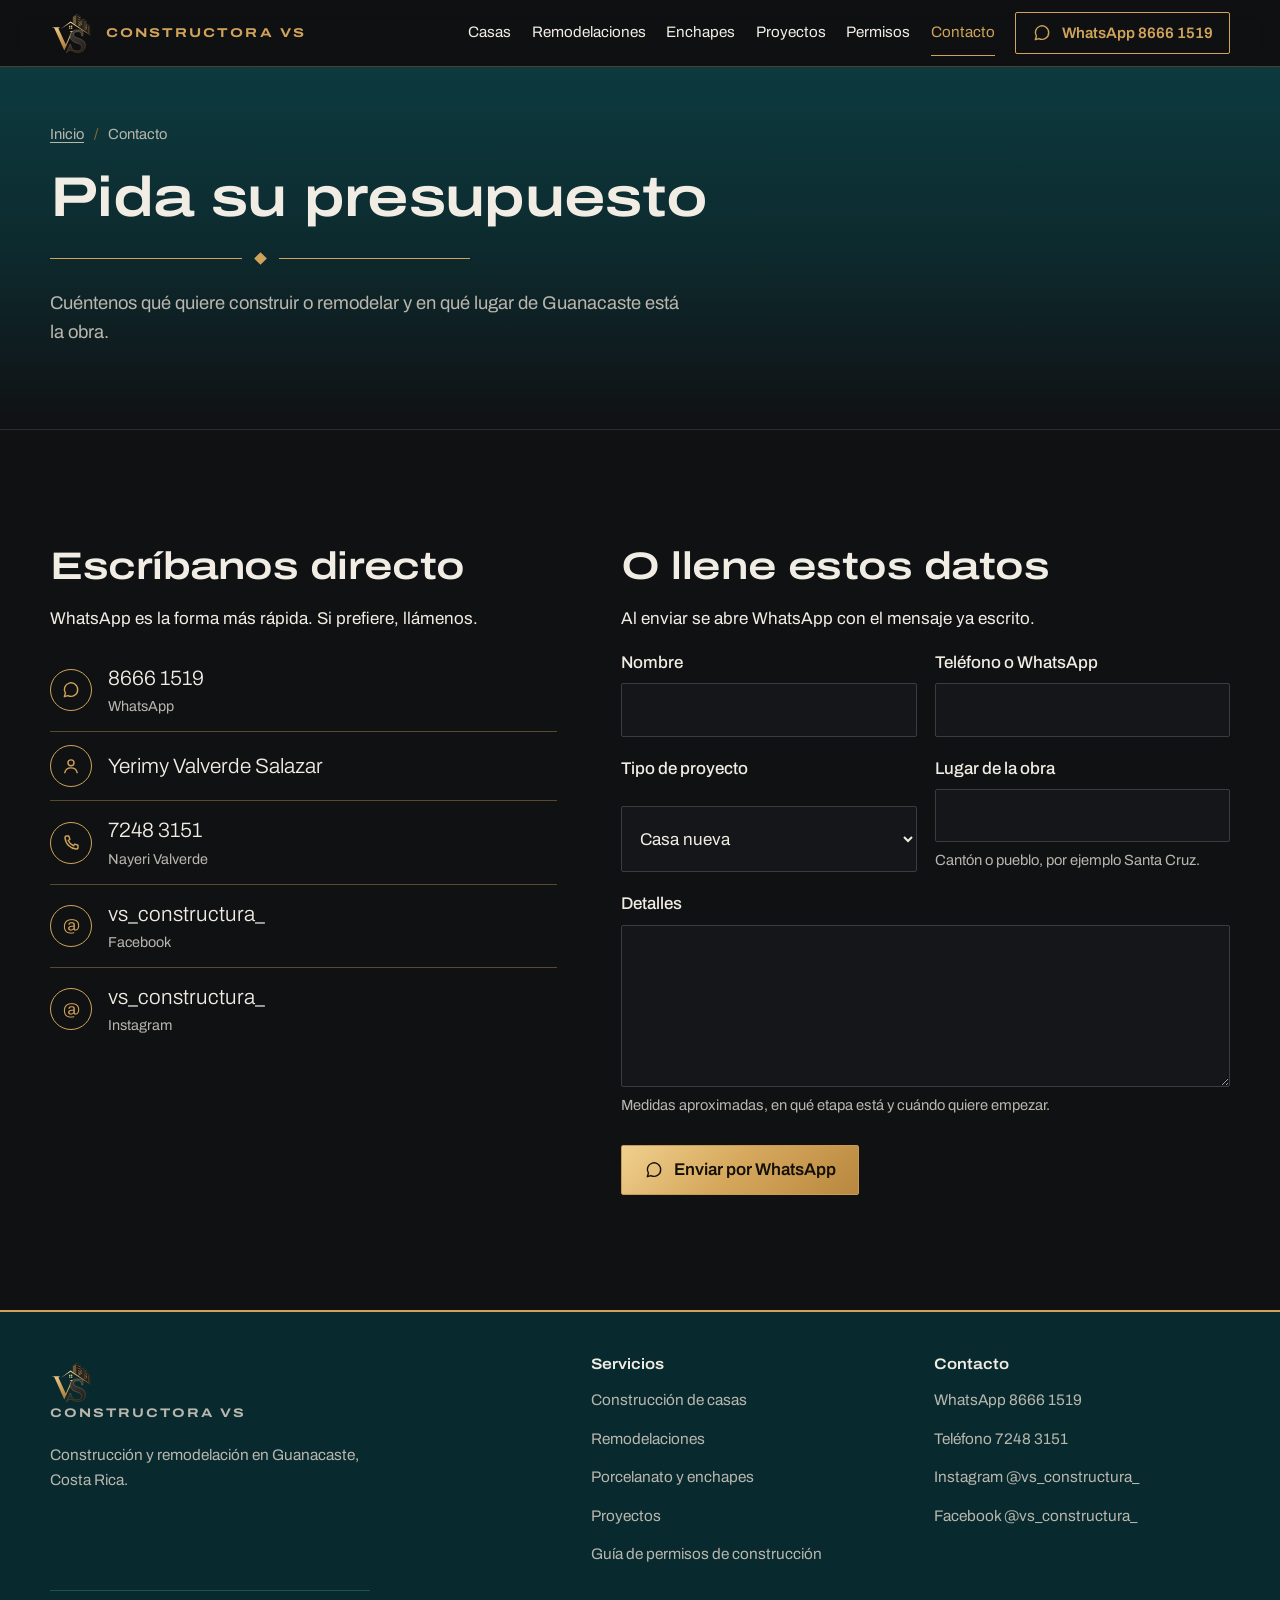
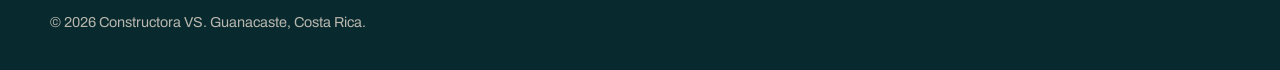
<file: sitio/contacto.html>
<!doctype html>
<html lang="es-CR">
<head>
  <meta charset="utf-8">
  <meta name="viewport" content="width=device-width, initial-scale=1">
  <title>Contacto y presupuestos | Constructora VS, Guanacaste</title>
  <meta name="description" content="Pida su presupuesto de construcción o remodelación en Guanacaste. WhatsApp 8666 1519 (Yerimy Valverde Salazar) o teléfono 7248 3151 (Nayeri Valverde).">
  <link rel="canonical" href="https://constructoravs.com/contacto">
  <meta name="theme-color" content="#101113">
  <meta name="color-scheme" content="dark">
  <link rel="preload" href="assets/fuentes/archivo-variable.woff2" as="font" type="font/woff2" crossorigin>
  <link rel="stylesheet" href="assets/css/estilos.css?v=2">
  <link rel="icon" href="favicon.ico" sizes="48x48">
  <link rel="icon" href="favicon.svg" type="image/svg+xml">
  <link rel="apple-touch-icon" href="apple-touch-icon.png">
  <link rel="manifest" href="site.webmanifest">
  <meta property="og:type" content="website">
  <meta property="og:locale" content="es_CR">
  <meta property="og:site_name" content="Constructora VS">
  <meta property="og:title" content="Contacto y presupuestos | Constructora VS, Guanacaste">
  <meta property="og:description" content="Pida su presupuesto de construcción o remodelación en Guanacaste. WhatsApp 8666 1519 (Yerimy Valverde Salazar) o teléfono 7248 3151 (Nayeri Valverde).">
  <meta property="og:url" content="https://constructoravs.com/contacto">
  <meta property="og:image" content="https://constructoravs.com/assets/img/og-constructora-vs.jpg">
  <meta property="og:image:width" content="1200">
  <meta property="og:image:height" content="630">
  <meta property="og:image:alt" content="Logo de Constructora VS sobre fondo negro con esquinas doradas">
  <meta name="twitter:card" content="summary_large_image">
  <script type="application/ld+json">{"@context":"https://schema.org","@type":"GeneralContractor","@id":"https://constructoravs.com/#empresa","name":"Constructora VS","description":"Constructora en Guanacaste: casas y cabañas llave en mano, remodelaciones, piscinas e instalación de porcelanato y enchapes.","url":"https://constructoravs.com/","logo":"https://constructoravs.com/assets/img/iconos/icono-512.png","image":"https://constructoravs.com/assets/img/og-constructora-vs.jpg","telephone":"+506 8666 1519","address":{"@type":"PostalAddress","addressRegion":"Guanacaste","addressCountry":"CR"},"areaServed":{"@type":"AdministrativeArea","name":"Guanacaste, Costa Rica"},"contactPoint":[{"@type":"ContactPoint","contactType":"Presupuestos","name":"Yerimy Valverde Salazar","telephone":"+506 8666 1519","availableLanguage":"es"},{"@type":"ContactPoint","contactType":"Presupuestos","name":"Nayeri Valverde","telephone":"+506 7248 3151","availableLanguage":"es"}],"sameAs":["https://www.instagram.com/vs_constructura_/","https://www.facebook.com/vs_constructura_"]}</script>
  <script type="application/ld+json">{"@context":"https://schema.org","@type":"BreadcrumbList","itemListElement":[{"@type":"ListItem","position":1,"name":"Inicio","item":"https://constructoravs.com/"},{"@type":"ListItem","position":2,"name":"Contacto","item":"https://constructoravs.com/contacto"}]}</script>
  <script src="assets/js/sitio.js?v=2" defer></script>
</head>
<body>
  <a class="saltar" href="#contenido">Saltar al contenido</a>
  <header class="cabecera">
    <div class="contenedor cabecera__fila">
      <a class="marca" href="./" aria-label="Constructora VS, inicio">
        <img src="assets/img/logo/constructora-vs-isotipo.svg" width="44" height="43" alt="">
        <span>Constructora VS</span>
      </a>
      <button class="menu-boton" type="button" aria-expanded="false" aria-controls="menu">Menú</button>
      <nav class="nav" id="menu" aria-label="Principal">
        <ul>
          <li><a href="construccion-de-casas">Casas</a></li>
          <li><a href="remodelaciones">Remodelaciones</a></li>
          <li><a href="enchapes-y-porcelanato">Enchapes</a></li>
          <li><a href="proyectos">Proyectos</a></li>
          <li><a href="permiso-de-construccion">Permisos</a></li>
          <li><a href="contacto" aria-current="page">Contacto</a></li>
          <li><a class="boton boton--linea" href="https://wa.me/50686661519?text=Hola%2C%20vi%20su%20sitio%20web%20y%20quiero%20pedir%20un%20presupuesto." rel="noopener"><svg viewBox="0 0 24 24" fill="none" stroke="currentColor" stroke-width="1.7" stroke-linecap="round" stroke-linejoin="round" aria-hidden="true" focusable="false"><path d="M20 11.6a8 8 0 0 1-11.7 7.1L4 20l1.3-4.2A8 8 0 1 1 20 11.600Z"/></svg>WhatsApp 8666 1519</a></li>
        </ul>
      </nav>
    </div>
  </header>

  <main id="contenido">
    <section class="encabezado encabezado--simple">
      <div class="contenedor encabezado__rejilla">
        <div>
          <nav class="migas" aria-label="Ruta de navegación"><ol><li><a href="./">Inicio</a></li><li aria-current="page">Contacto</li></ol></nav>
          <h1>Pida su presupuesto</h1>
          <div class="regla" aria-hidden="true"><i></i></div>
          <p class="entrada">Cuéntenos qué quiere construir o remodelar y en qué lugar de Guanacaste está la obra.</p>
        </div>

      </div>
    </section>

    <section class="seccion seccion--borde">
      <div class="contenedor dos-columnas">
        <div>
          <h2>Escríbanos directo</h2>
          <p>WhatsApp es la forma más rápida. Si prefiere, llámenos.</p>
          <ul class="datos">
            <li><span class="aro"><svg viewBox="0 0 24 24" fill="none" stroke="currentColor" stroke-width="1.7" stroke-linecap="round" stroke-linejoin="round" aria-hidden="true" focusable="false"><path d="M20 11.6a8 8 0 0 1-11.7 7.1L4 20l1.3-4.2A8 8 0 1 1 20 11.600Z"/></svg></span><a href="https://wa.me/50686661519?text=Hola%2C%20vi%20su%20sitio%20web%20y%20quiero%20pedir%20un%20presupuesto." rel="noopener">8666 1519<small>WhatsApp</small></a></li>
            <li><span class="aro"><svg viewBox="0 0 24 24" fill="none" stroke="currentColor" stroke-width="1.7" stroke-linecap="round" stroke-linejoin="round" aria-hidden="true" focusable="false"><circle cx="12" cy="8.200" r="3.600"/><path d="M4.600 20c.800-3.700 3.700-5.700 7.400-5.700s6.600 2 7.400 5.700"/></svg></span><span class="dato">Yerimy Valverde Salazar</span></li>
            <li><span class="aro"><svg viewBox="0 0 24 24" fill="none" stroke="currentColor" stroke-width="1.7" stroke-linecap="round" stroke-linejoin="round" aria-hidden="true" focusable="false"><path d="M6.6 3.6h2.7l1.4 3.900-2 1.500a12 12 0 0 0 6.300 6.300l1.500-2 3.900 1.400v2.700a1.800 1.800 0 0 1-2 1.800C10.900 18.600 5.400 13.100 4.800 5.600a1.800 1.800 0 0 1 1.800-2Z"/></svg></span><a href="tel:+50672483151">7248 3151<small>Nayeri Valverde</small></a></li>
            <li><span class="aro" aria-hidden="true">@</span><a href="https://www.facebook.com/vs_constructura_" rel="noopener">vs_constructura_<small>Facebook</small></a></li>
            <li><span class="aro" aria-hidden="true">@</span><a href="https://www.instagram.com/vs_constructura_/" rel="noopener">vs_constructura_<small>Instagram</small></a></li>
          </ul>
        </div>
        <div>
          <h2 id="form-t">O llene estos datos</h2>
          <p>Al enviar se abre WhatsApp con el mensaje ya escrito.</p>
          <form class="formulario" data-presupuesto data-web3forms-key="" aria-labelledby="form-t" novalidate>
            <div class="campo-doble">
              <div class="campo">
                <label for="nombre">Nombre</label>
                <input id="nombre" name="nombre" type="text" autocomplete="name" required>
              </div>
              <div class="campo">
                <label for="telefono">Teléfono o WhatsApp</label>
                <input id="telefono" name="telefono" type="tel" autocomplete="tel" inputmode="tel">
              </div>
            </div>
            <div class="campo-doble">
              <div class="campo">
                <label for="tipo">Tipo de proyecto</label>
                <select id="tipo" name="tipo">
                  <option>Casa nueva</option><option>Cabaña</option><option>Remodelación</option><option>Ampliación</option><option>Porcelanato o enchapes</option><option>Piscina</option><option>Techo o estructura metálica</option><option>Otro</option>
                </select>
              </div>
              <div class="campo">
                <label for="lugar">Lugar de la obra</label>
                <input id="lugar" name="lugar" type="text" autocomplete="address-level2" aria-describedby="lugar-a">
                <span class="ayuda" id="lugar-a">Cantón o pueblo, por ejemplo Santa Cruz.</span>
              </div>
            </div>
            <div class="campo">
              <label for="detalles">Detalles</label>
              <textarea id="detalles" name="detalles" rows="5" aria-describedby="detalles-a"></textarea>
              <span class="ayuda" id="detalles-a">Medidas aproximadas, en qué etapa está y cuándo quiere empezar.</span>
            </div>
            <input type="checkbox" name="botcheck" class="solo-lectores" tabindex="-1" autocomplete="off" aria-hidden="true">
            <div class="acciones">
              <button class="boton boton--oro" type="submit" data-enviar="whatsapp"><svg viewBox="0 0 24 24" fill="none" stroke="currentColor" stroke-width="1.7" stroke-linecap="round" stroke-linejoin="round" aria-hidden="true" focusable="false"><path d="M20 11.6a8 8 0 0 1-11.7 7.1L4 20l1.3-4.2A8 8 0 1 1 20 11.600Z"/></svg>Enviar por WhatsApp</button>
              <button class="boton boton--linea" type="submit" data-enviar="correo" hidden>Enviar por correo</button>
            </div>
            <p class="estado" role="status" hidden></p>
            <noscript><p class="estado">El formulario necesita JavaScript. Escríbanos directo por <a href="https://wa.me/50686661519?text=Hola%2C%20vi%20su%20sitio%20web%20y%20quiero%20pedir%20un%20presupuesto.">WhatsApp al 8666 1519</a>.</p></noscript>
          </form>
        </div>
      </div>
    </section>
  </main>

  <footer class="pie">
    <div class="contenedor">
      <div class="pie__rejilla">
        <div>
          <a class="marca" href="./" aria-label="Constructora VS, inicio">
            <img src="assets/img/logo/constructora-vs-isotipo.svg" width="44" height="43" alt="" loading="lazy">
            <span>Constructora VS</span>
          </a>
          <p>Construcción y remodelación en Guanacaste, Costa Rica.</p>
        </div>
        <nav aria-label="Servicios y guías">
          <h2>Servicios</h2>
          <ul>
            <li><a href="construccion-de-casas">Construcción de casas</a></li>
            <li><a href="remodelaciones">Remodelaciones</a></li>
            <li><a href="enchapes-y-porcelanato">Porcelanato y enchapes</a></li>
            <li><a href="proyectos">Proyectos</a></li>
            <li><a href="permiso-de-construccion">Guía de permisos de construcción</a></li>
          </ul>
        </nav>
        <div>
          <h2>Contacto</h2>
          <ul>
            <li><a href="https://wa.me/50686661519?text=Hola%2C%20vi%20su%20sitio%20web%20y%20quiero%20pedir%20un%20presupuesto." rel="noopener">WhatsApp 8666 1519</a></li>
            <li><a href="tel:+50672483151">Teléfono 7248 3151</a></li>
            <li><a href="https://www.instagram.com/vs_constructura_/" rel="noopener">Instagram @vs_constructura_</a></li>
            <li><a href="https://www.facebook.com/vs_constructura_" rel="noopener">Facebook @vs_constructura_</a></li>
          </ul>
        </div>
      </div>
      <p class="pie__legal">© 2026 Constructora VS. Guanacaste, Costa Rica.</p>
    </div>
  </footer>

  <div class="barra-movil">
    <a href="https://wa.me/50686661519?text=Hola%2C%20vi%20su%20sitio%20web%20y%20quiero%20pedir%20un%20presupuesto." rel="noopener"><svg viewBox="0 0 24 24" fill="none" stroke="currentColor" stroke-width="1.7" stroke-linecap="round" stroke-linejoin="round" aria-hidden="true" focusable="false"><path d="M20 11.6a8 8 0 0 1-11.7 7.1L4 20l1.3-4.2A8 8 0 1 1 20 11.600Z"/></svg>WhatsApp</a>
    <a href="tel:+50672483151"><svg viewBox="0 0 24 24" fill="none" stroke="currentColor" stroke-width="1.7" stroke-linecap="round" stroke-linejoin="round" aria-hidden="true" focusable="false"><path d="M6.6 3.6h2.7l1.4 3.900-2 1.500a12 12 0 0 0 6.300 6.300l1.500-2 3.900 1.400v2.700a1.800 1.800 0 0 1-2 1.800C10.900 18.600 5.400 13.100 4.800 5.600a1.800 1.800 0 0 1 1.800-2Z"/></svg>Llamar</a>
  </div>
</body>
</html>
</file>
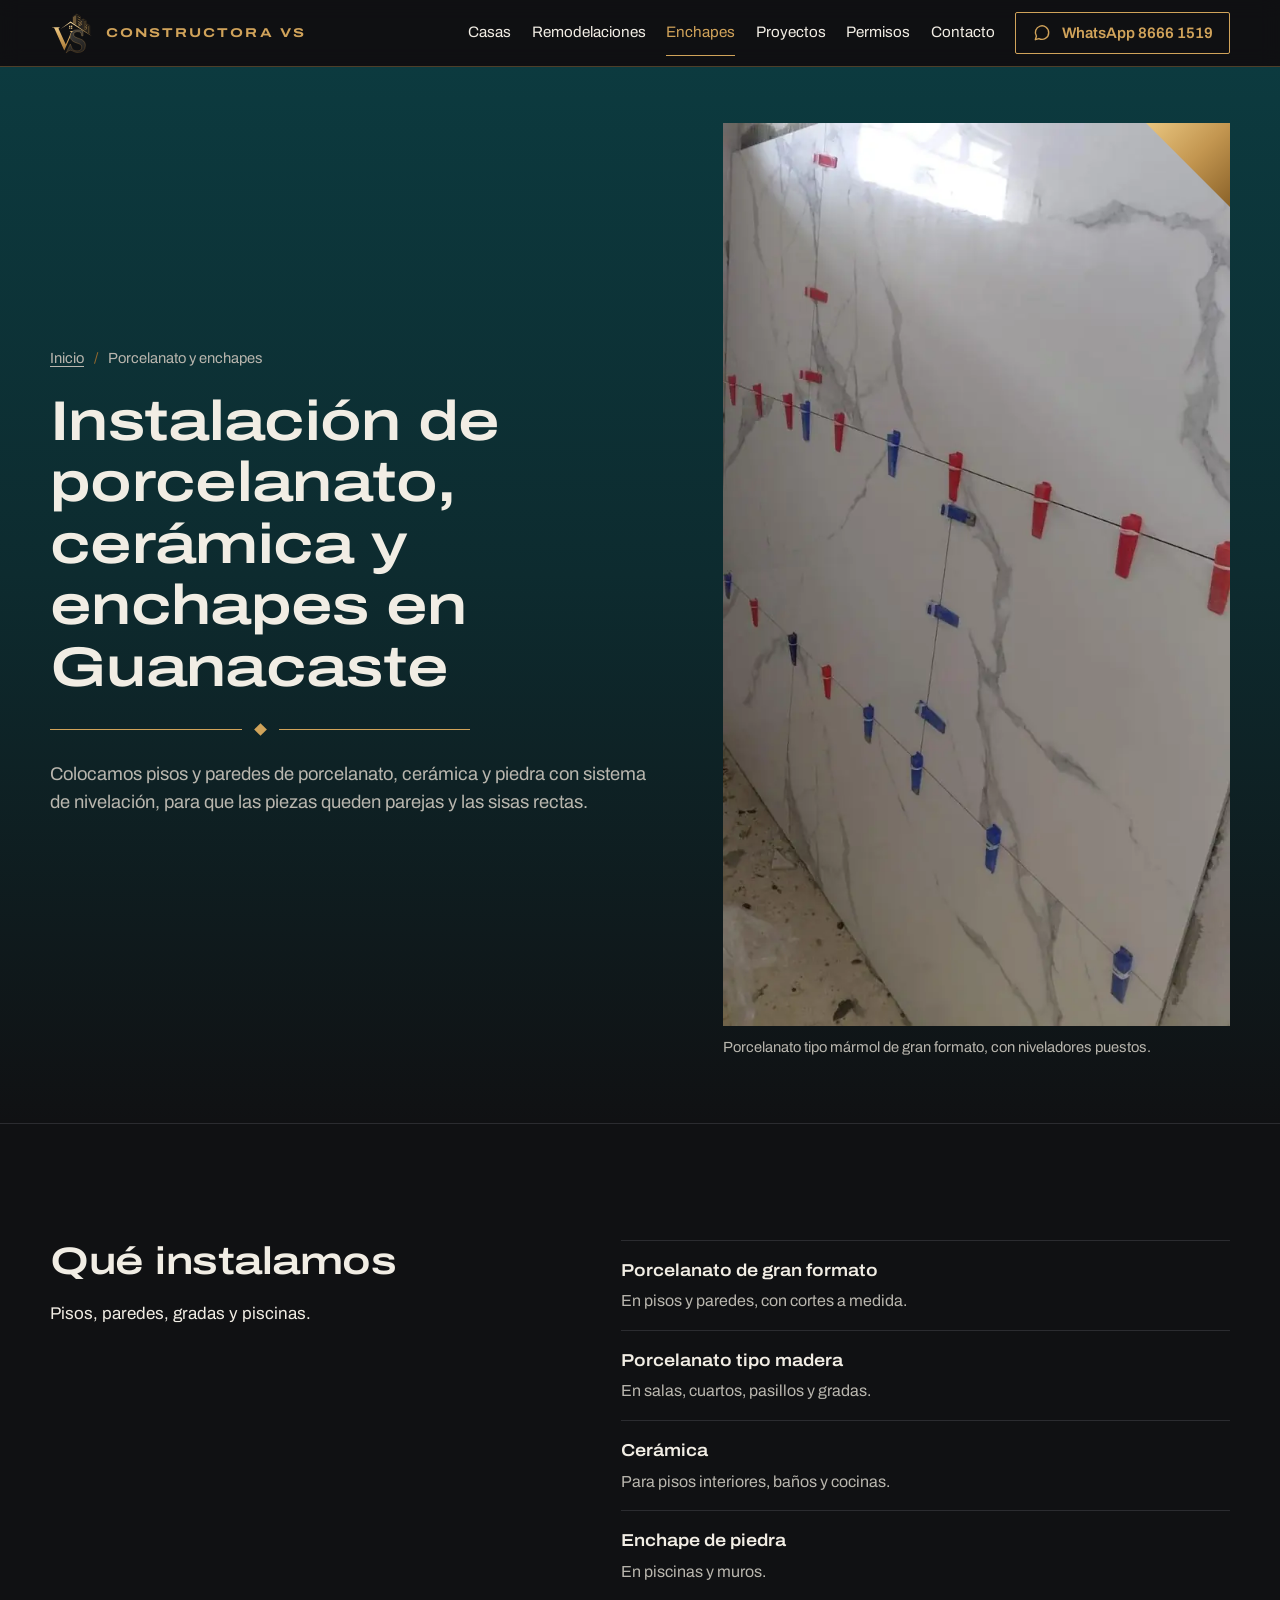
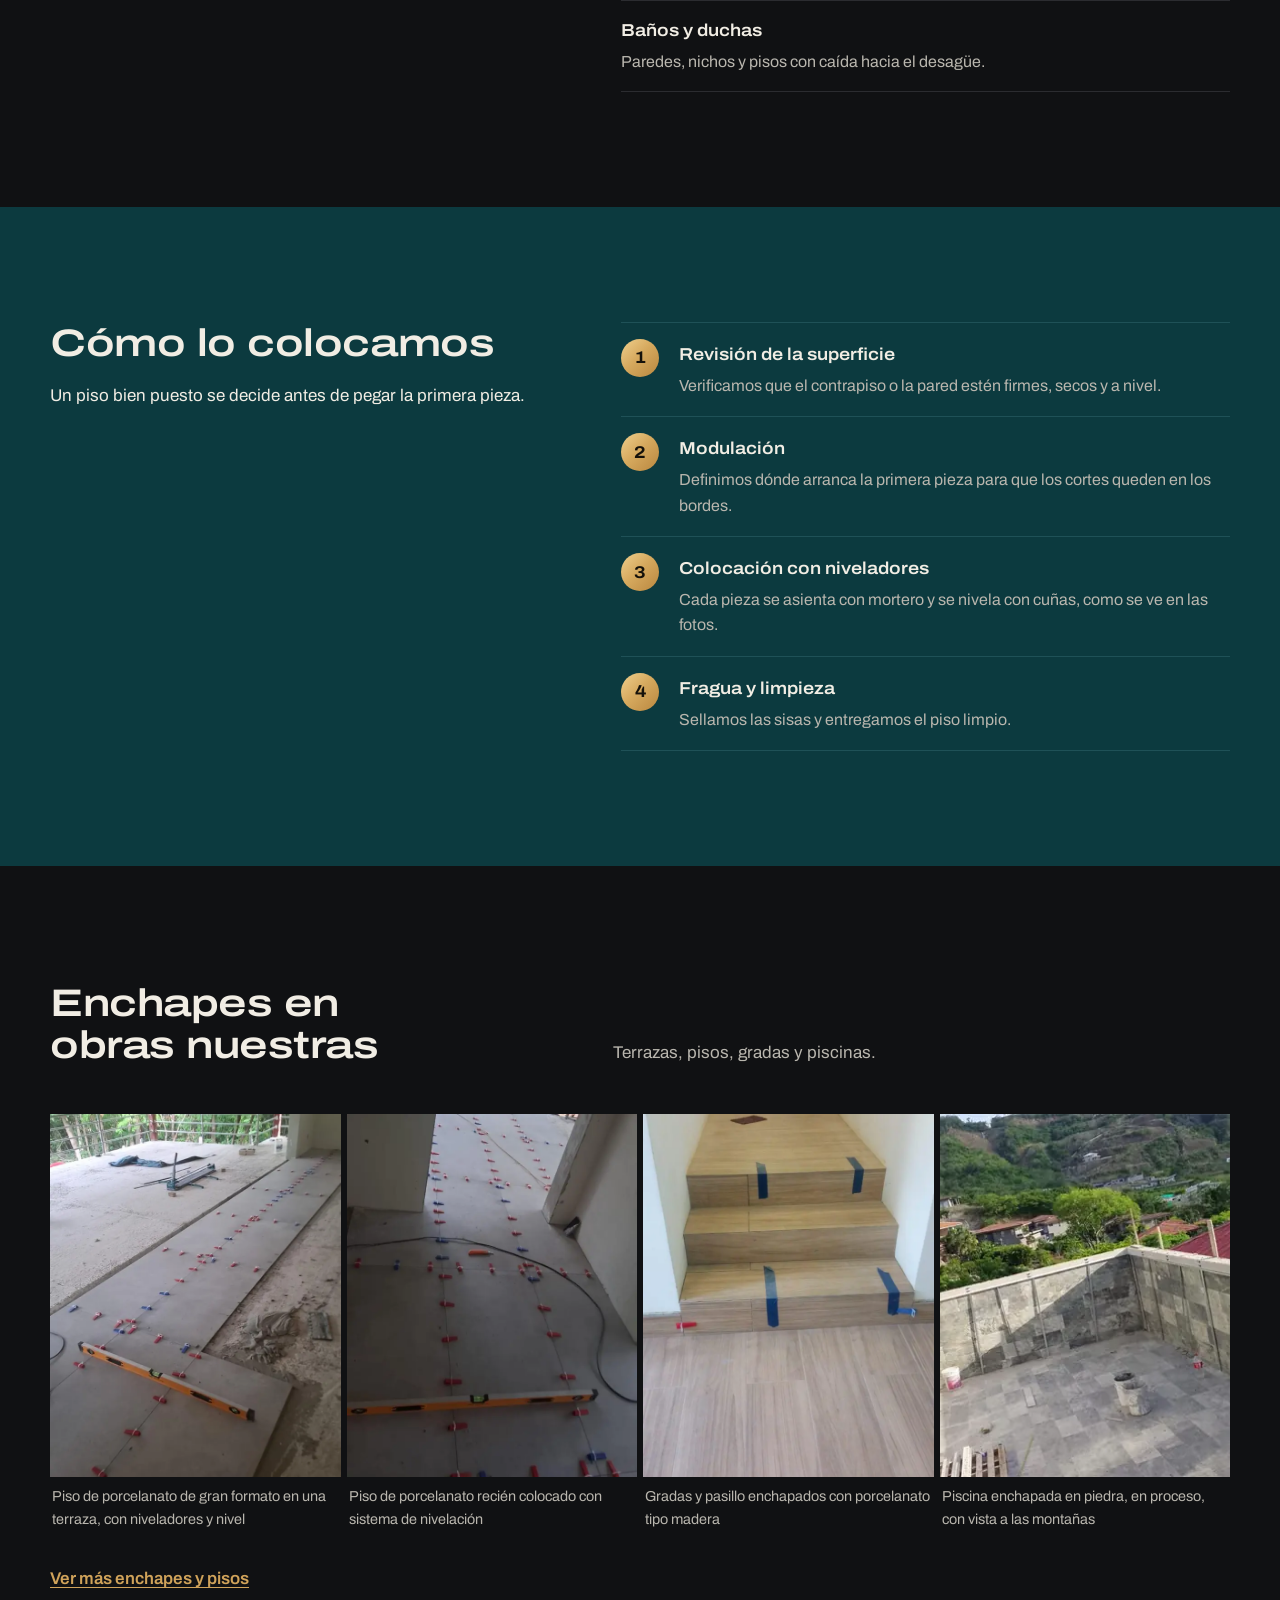
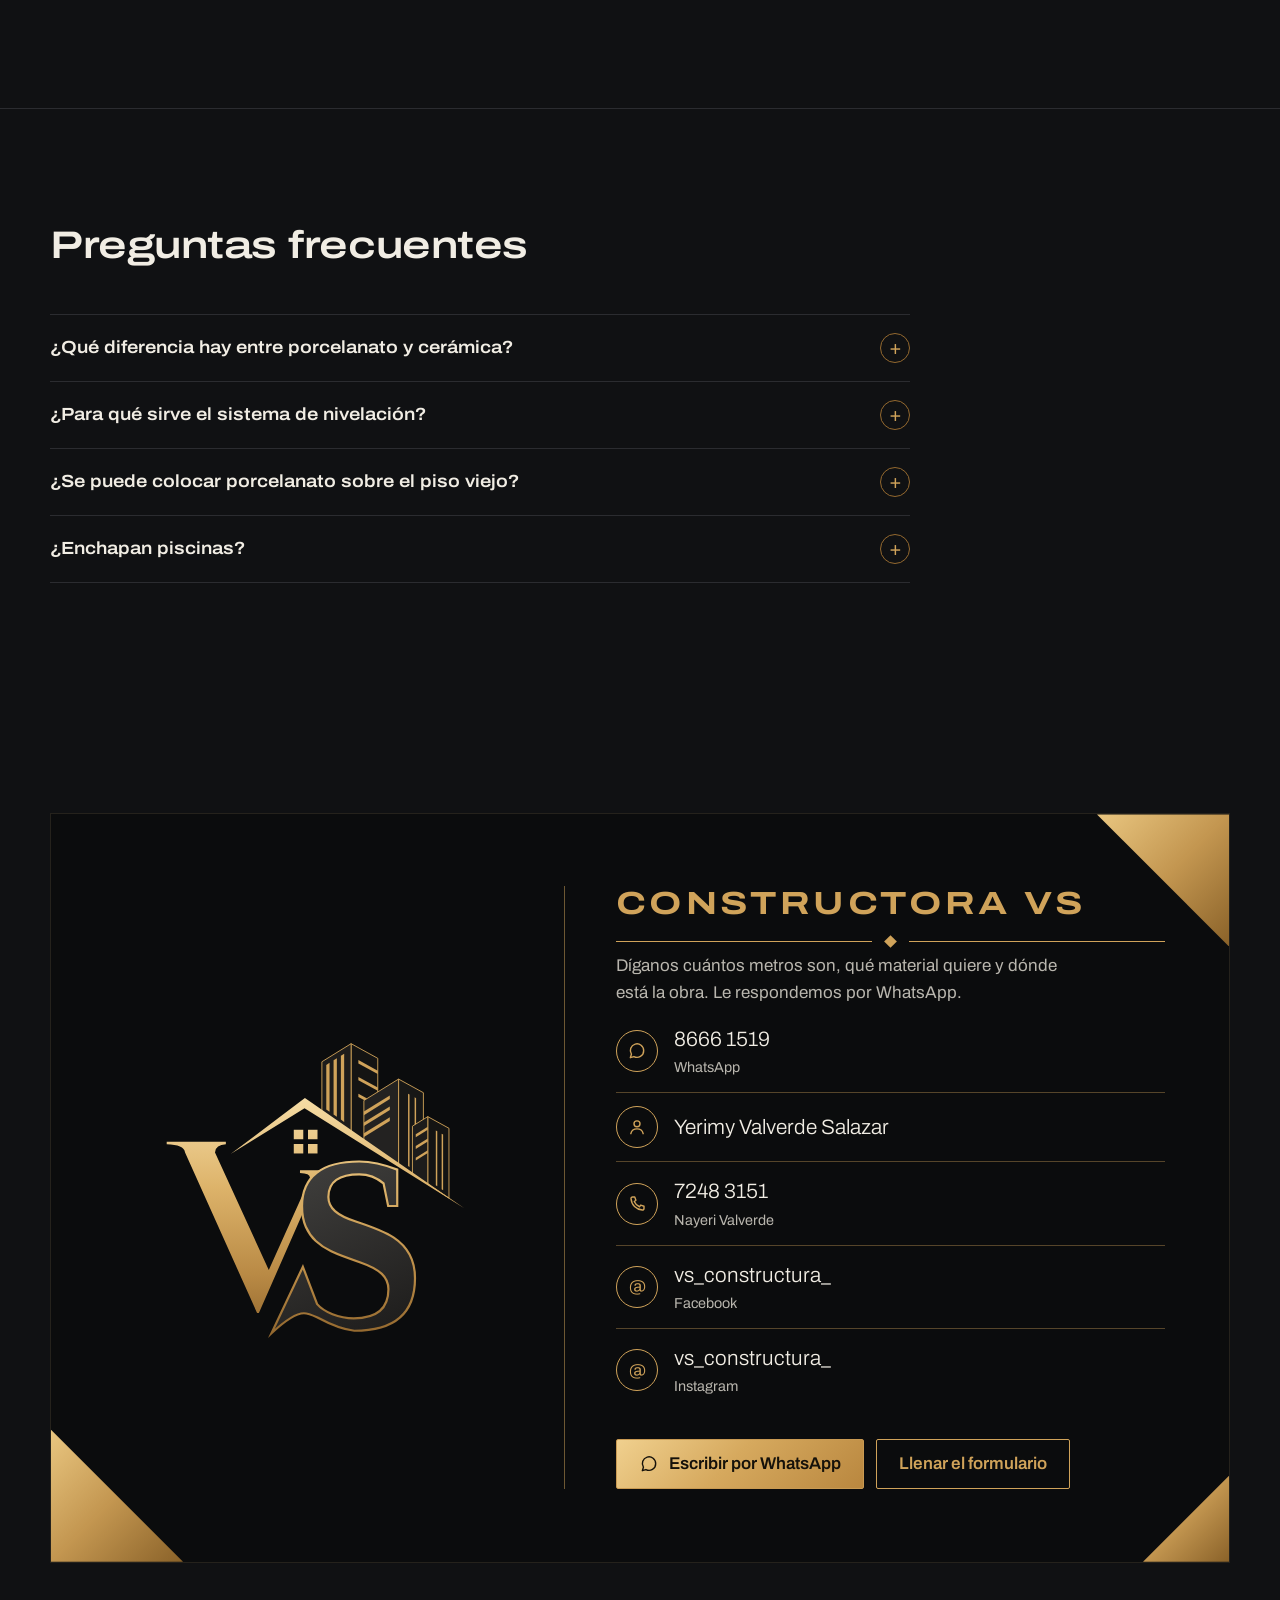
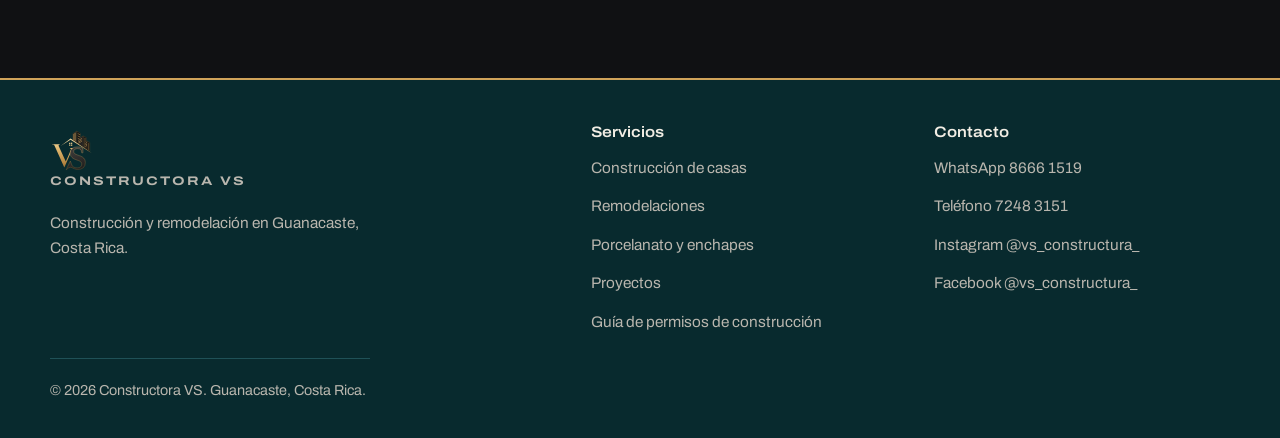
<file: sitio/enchapes-y-porcelanato.html>
<!doctype html>
<html lang="es-CR">
<head>
  <meta charset="utf-8">
  <meta name="viewport" content="width=device-width, initial-scale=1">
  <title>Instalación de porcelanato, cerámica y enchapes | Constructora VS</title>
  <meta name="description" content="Instalación de porcelanato, cerámica y enchapes en Guanacaste: pisos y paredes de gran formato, gradas, baños y piscinas, con sistema de nivelación.">
  <link rel="canonical" href="https://constructoravs.com/enchapes-y-porcelanato">
  <meta name="theme-color" content="#101113">
  <meta name="color-scheme" content="dark">
  <link rel="preload" href="assets/fuentes/archivo-variable.woff2" as="font" type="font/woff2" crossorigin>
  <link rel="stylesheet" href="assets/css/estilos.css?v=2">
  <link rel="icon" href="favicon.ico" sizes="48x48">
  <link rel="icon" href="favicon.svg" type="image/svg+xml">
  <link rel="apple-touch-icon" href="apple-touch-icon.png">
  <link rel="manifest" href="site.webmanifest">
  <meta property="og:type" content="website">
  <meta property="og:locale" content="es_CR">
  <meta property="og:site_name" content="Constructora VS">
  <meta property="og:title" content="Instalación de porcelanato, cerámica y enchapes | Constructora VS">
  <meta property="og:description" content="Instalación de porcelanato, cerámica y enchapes en Guanacaste: pisos y paredes de gran formato, gradas, baños y piscinas, con sistema de nivelación.">
  <meta property="og:url" content="https://constructoravs.com/enchapes-y-porcelanato">
  <meta property="og:image" content="https://constructoravs.com/assets/img/og-constructora-vs.jpg">
  <meta property="og:image:width" content="1200">
  <meta property="og:image:height" content="630">
  <meta property="og:image:alt" content="Logo de Constructora VS sobre fondo negro con esquinas doradas">
  <meta name="twitter:card" content="summary_large_image">
  <script type="application/ld+json">{"@context":"https://schema.org","@type":"GeneralContractor","@id":"https://constructoravs.com/#empresa","name":"Constructora VS","description":"Constructora en Guanacaste: casas y cabañas llave en mano, remodelaciones, piscinas e instalación de porcelanato y enchapes.","url":"https://constructoravs.com/","logo":"https://constructoravs.com/assets/img/iconos/icono-512.png","image":"https://constructoravs.com/assets/img/og-constructora-vs.jpg","telephone":"+506 8666 1519","address":{"@type":"PostalAddress","addressRegion":"Guanacaste","addressCountry":"CR"},"areaServed":{"@type":"AdministrativeArea","name":"Guanacaste, Costa Rica"},"contactPoint":[{"@type":"ContactPoint","contactType":"Presupuestos","name":"Yerimy Valverde Salazar","telephone":"+506 8666 1519","availableLanguage":"es"},{"@type":"ContactPoint","contactType":"Presupuestos","name":"Nayeri Valverde","telephone":"+506 7248 3151","availableLanguage":"es"}],"sameAs":["https://www.instagram.com/vs_constructura_/","https://www.facebook.com/vs_constructura_"]}</script>
  <script type="application/ld+json">{"@context":"https://schema.org","@type":"BreadcrumbList","itemListElement":[{"@type":"ListItem","position":1,"name":"Inicio","item":"https://constructoravs.com/"},{"@type":"ListItem","position":2,"name":"Porcelanato y enchapes","item":"https://constructoravs.com/enchapes-y-porcelanato"}]}</script>
  <script src="assets/js/sitio.js?v=2" defer></script>
</head>
<body>
  <a class="saltar" href="#contenido">Saltar al contenido</a>
  <header class="cabecera">
    <div class="contenedor cabecera__fila">
      <a class="marca" href="./" aria-label="Constructora VS, inicio">
        <img src="assets/img/logo/constructora-vs-isotipo.svg" width="44" height="43" alt="">
        <span>Constructora VS</span>
      </a>
      <button class="menu-boton" type="button" aria-expanded="false" aria-controls="menu">Menú</button>
      <nav class="nav" id="menu" aria-label="Principal">
        <ul>
          <li><a href="construccion-de-casas">Casas</a></li>
          <li><a href="remodelaciones">Remodelaciones</a></li>
          <li><a href="enchapes-y-porcelanato" aria-current="page">Enchapes</a></li>
          <li><a href="proyectos">Proyectos</a></li>
          <li><a href="permiso-de-construccion">Permisos</a></li>
          <li><a href="contacto">Contacto</a></li>
          <li><a class="boton boton--linea" href="https://wa.me/50686661519?text=Hola%2C%20vi%20su%20sitio%20web%20y%20quiero%20pedir%20un%20presupuesto." rel="noopener"><svg viewBox="0 0 24 24" fill="none" stroke="currentColor" stroke-width="1.7" stroke-linecap="round" stroke-linejoin="round" aria-hidden="true" focusable="false"><path d="M20 11.6a8 8 0 0 1-11.7 7.1L4 20l1.3-4.2A8 8 0 1 1 20 11.600Z"/></svg>WhatsApp 8666 1519</a></li>
        </ul>
      </nav>
    </div>
  </header>

  <main id="contenido">
    <section class="encabezado">
      <div class="contenedor encabezado__rejilla">
        <div>
          <nav class="migas" aria-label="Ruta de navegación"><ol><li><a href="./">Inicio</a></li><li aria-current="page">Porcelanato y enchapes</li></ol></nav>
          <h1>Instalación de porcelanato, cerámica y enchapes en Guanacaste</h1>
          <div class="regla" aria-hidden="true"><i></i></div>
          <p class="entrada">Colocamos pisos y paredes de porcelanato, cerámica y piedra con sistema de nivelación, para que las piezas queden parejas y las sisas rectas.</p>
        </div>
        <figure class="foto foto--esquina">
          <img src="assets/img/obras/porcelanato-gran-formato-pared-640.webp" srcset="assets/img/obras/porcelanato-gran-formato-pared-640.webp 640w, assets/img/obras/porcelanato-gran-formato-pared-719.webp 719w" sizes="(min-width: 960px) 420px, 92vw" width="640" height="1139" alt="Pared enchapada con porcelanato tipo mármol de gran formato y niveladores" fetchpriority="high" decoding="async">
          <figcaption>Porcelanato tipo mármol de gran formato, con niveladores puestos.</figcaption>
        </figure>
      </div>
    </section>

    <section class="seccion seccion--borde" aria-labelledby="que-t">
      <div class="contenedor dos-columnas">
        <div>
          <h2 id="que-t">Qué instalamos</h2>
          <p>Pisos, paredes, gradas y piscinas.</p>
        </div>
        <div>
          <ul class="lista">
            <li><strong>Porcelanato de gran formato</strong><span>En pisos y paredes, con cortes a medida.</span></li>
            <li><strong>Porcelanato tipo madera</strong><span>En salas, cuartos, pasillos y gradas.</span></li>
            <li><strong>Cerámica</strong><span>Para pisos interiores, baños y cocinas.</span></li>
            <li><strong>Enchape de piedra</strong><span>En piscinas y muros.</span></li>
            <li><strong>Baños y duchas</strong><span>Paredes, nichos y pisos con caída hacia el desagüe.</span></li>
          </ul>
        </div>
      </div>
    </section>

    <section class="seccion seccion--panel" aria-labelledby="como-t">
      <div class="contenedor dos-columnas">
        <div>
          <h2 id="como-t">Cómo lo colocamos</h2>
          <p>Un piso bien puesto se decide antes de pegar la primera pieza.</p>
        </div>
        <div>
          <ol class="pasos">
            <li><strong>Revisión de la superficie</strong><span>Verificamos que el contrapiso o la pared estén firmes, secos y a nivel.</span></li>
            <li><strong>Modulación</strong><span>Definimos dónde arranca la primera pieza para que los cortes queden en los bordes.</span></li>
            <li><strong>Colocación con niveladores</strong><span>Cada pieza se asienta con mortero y se nivela con cuñas, como se ve en las fotos.</span></li>
            <li><strong>Fragua y limpieza</strong><span>Sellamos las sisas y entregamos el piso limpio.</span></li>
          </ol>
        </div>
      </div>
    </section>

    <section class="seccion" aria-labelledby="fotos-t">
      <div class="contenedor">
        <div class="titular">
          <h2 id="fotos-t">Enchapes en obras nuestras</h2>
          <p>Terrazas, pisos, gradas y piscinas.</p>
        </div>
        <div class="tira">
          <figure><img src="assets/img/obras/porcelanato-gran-formato-terraza-640.webp" srcset="assets/img/obras/porcelanato-gran-formato-terraza-640.webp 640w, assets/img/obras/porcelanato-gran-formato-terraza-719.webp 719w" sizes="(min-width: 800px) 290px, 46vw" width="640" height="1139" alt="Piso de porcelanato de gran formato en una terraza, con niveladores y nivel" loading="lazy" decoding="async"><figcaption>Piso de porcelanato de gran formato en una terraza, con niveladores y nivel</figcaption></figure>
          <figure><img src="assets/img/obras/piso-porcelanato-niveladores-640.webp" srcset="assets/img/obras/piso-porcelanato-niveladores-640.webp 640w, assets/img/obras/piso-porcelanato-niveladores-719.webp 719w" sizes="(min-width: 800px) 290px, 46vw" width="640" height="798" alt="Piso de porcelanato recién colocado con sistema de nivelación" loading="lazy" decoding="async"><figcaption>Piso de porcelanato recién colocado con sistema de nivelación</figcaption></figure>
          <figure><img src="assets/img/obras/gradas-porcelanato-tipo-madera-640.webp" srcset="assets/img/obras/gradas-porcelanato-tipo-madera-640.webp 640w, assets/img/obras/gradas-porcelanato-tipo-madera-720.webp 720w" sizes="(min-width: 800px) 290px, 46vw" width="640" height="1002" alt="Gradas y pasillo enchapados con porcelanato tipo madera" loading="lazy" decoding="async"><figcaption>Gradas y pasillo enchapados con porcelanato tipo madera</figcaption></figure>
          <figure><img src="assets/img/obras/piscina-enchape-de-piedra-640.webp" srcset="assets/img/obras/piscina-enchape-de-piedra-640.webp 640w, assets/img/obras/piscina-enchape-de-piedra-1280.webp 1280w" sizes="(min-width: 800px) 290px, 46vw" width="640" height="360" alt="Piscina enchapada en piedra, en proceso, con vista a las montañas" loading="lazy" decoding="async"><figcaption>Piscina enchapada en piedra, en proceso, con vista a las montañas</figcaption></figure>
        </div>
        <a class="enlace-fuerte" href="proyectos#enchapes">Ver más enchapes y pisos</a>
      </div>
    </section>

    <section class="seccion seccion--borde" aria-labelledby="dudas-t">
      <div class="contenedor">
        <div class="titular"><h2 id="dudas-t">Preguntas frecuentes</h2></div>
        <div class="preguntas">
          <details class="pregunta"><summary>¿Qué diferencia hay entre porcelanato y cerámica?</summary><p>El porcelanato es más denso y absorbe menos agua, por eso aguanta mejor el tránsito y los exteriores. La cerámica es más liviana y fácil de cortar, y funciona bien en interiores.</p></details>
          <details class="pregunta"><summary>¿Para qué sirve el sistema de nivelación?</summary><p>Son cuñas y clips que mantienen las piezas a la misma altura mientras seca el mortero. Evitan que una pieza quede más alta que la de al lado, algo que se nota mucho en los formatos grandes.</p></details>
          <details class="pregunta"><summary>¿Se puede colocar porcelanato sobre el piso viejo?</summary><p>A veces. El piso viejo tiene que estar firme, sin piezas sueltas y a nivel, y hay que revisar que la nueva altura no estorbe las puertas. Si no cumple, se quita primero.</p></details>
          <details class="pregunta"><summary>¿Enchapan piscinas?</summary><p>Sí. En las fotos hay una piscina enchapada en piedra, en paredes y fondo.</p></details>
        </div>
      </div>
    </section>

    <section class="seccion" aria-labelledby="contacto-t">
      <div class="contenedor">
        <div class="tarjeta">
          <span class="tarjeta__esquina tarjeta__esquina--a"></span>
          <span class="tarjeta__esquina tarjeta__esquina--b"></span>
          <span class="tarjeta__esquina tarjeta__esquina--c"></span>
          <div class="tarjeta__logo">
            <img src="assets/img/logo/constructora-vs-isotipo.svg" width="901" height="880" alt="Logo de Constructora VS" loading="lazy">
          </div>
          <div class="tarjeta__datos">
            <h2 class="tarjeta__nombre" id="contacto-t">Constructora VS</h2>
            <div class="regla" aria-hidden="true"><i></i></div>
            <p class="tarjeta__pregunta">Díganos cuántos metros son, qué material quiere y dónde está la obra. Le respondemos por WhatsApp.</p>
            <ul class="datos">
            <li><span class="aro"><svg viewBox="0 0 24 24" fill="none" stroke="currentColor" stroke-width="1.7" stroke-linecap="round" stroke-linejoin="round" aria-hidden="true" focusable="false"><path d="M20 11.6a8 8 0 0 1-11.7 7.1L4 20l1.3-4.2A8 8 0 1 1 20 11.600Z"/></svg></span><a href="https://wa.me/50686661519?text=Hola%2C%20vi%20su%20sitio%20web%20y%20quiero%20pedir%20un%20presupuesto." rel="noopener">8666 1519<small>WhatsApp</small></a></li>
            <li><span class="aro"><svg viewBox="0 0 24 24" fill="none" stroke="currentColor" stroke-width="1.7" stroke-linecap="round" stroke-linejoin="round" aria-hidden="true" focusable="false"><circle cx="12" cy="8.200" r="3.600"/><path d="M4.600 20c.800-3.700 3.700-5.700 7.400-5.700s6.600 2 7.400 5.700"/></svg></span><span class="dato">Yerimy Valverde Salazar</span></li>
            <li><span class="aro"><svg viewBox="0 0 24 24" fill="none" stroke="currentColor" stroke-width="1.7" stroke-linecap="round" stroke-linejoin="round" aria-hidden="true" focusable="false"><path d="M6.6 3.6h2.7l1.4 3.900-2 1.500a12 12 0 0 0 6.300 6.300l1.500-2 3.900 1.400v2.700a1.800 1.800 0 0 1-2 1.800C10.900 18.600 5.400 13.100 4.800 5.600a1.800 1.800 0 0 1 1.800-2Z"/></svg></span><a href="tel:+50672483151">7248 3151<small>Nayeri Valverde</small></a></li>
            <li><span class="aro" aria-hidden="true">@</span><a href="https://www.facebook.com/vs_constructura_" rel="noopener">vs_constructura_<small>Facebook</small></a></li>
            <li><span class="aro" aria-hidden="true">@</span><a href="https://www.instagram.com/vs_constructura_/" rel="noopener">vs_constructura_<small>Instagram</small></a></li>
          </ul>
            <div class="acciones">
              <a class="boton boton--oro" href="https://wa.me/50686661519?text=Hola%2C%20vi%20su%20sitio%20web%20y%20quiero%20pedir%20un%20presupuesto." rel="noopener"><svg viewBox="0 0 24 24" fill="none" stroke="currentColor" stroke-width="1.7" stroke-linecap="round" stroke-linejoin="round" aria-hidden="true" focusable="false"><path d="M20 11.6a8 8 0 0 1-11.7 7.1L4 20l1.3-4.2A8 8 0 1 1 20 11.600Z"/></svg>Escribir por WhatsApp</a>
              <a class="boton boton--linea" href="contacto">Llenar el formulario</a>
            </div>
          </div>
        </div>
      </div>
    </section>
  </main>

  <footer class="pie">
    <div class="contenedor">
      <div class="pie__rejilla">
        <div>
          <a class="marca" href="./" aria-label="Constructora VS, inicio">
            <img src="assets/img/logo/constructora-vs-isotipo.svg" width="44" height="43" alt="" loading="lazy">
            <span>Constructora VS</span>
          </a>
          <p>Construcción y remodelación en Guanacaste, Costa Rica.</p>
        </div>
        <nav aria-label="Servicios y guías">
          <h2>Servicios</h2>
          <ul>
            <li><a href="construccion-de-casas">Construcción de casas</a></li>
            <li><a href="remodelaciones">Remodelaciones</a></li>
            <li><a href="enchapes-y-porcelanato">Porcelanato y enchapes</a></li>
            <li><a href="proyectos">Proyectos</a></li>
            <li><a href="permiso-de-construccion">Guía de permisos de construcción</a></li>
          </ul>
        </nav>
        <div>
          <h2>Contacto</h2>
          <ul>
            <li><a href="https://wa.me/50686661519?text=Hola%2C%20vi%20su%20sitio%20web%20y%20quiero%20pedir%20un%20presupuesto." rel="noopener">WhatsApp 8666 1519</a></li>
            <li><a href="tel:+50672483151">Teléfono 7248 3151</a></li>
            <li><a href="https://www.instagram.com/vs_constructura_/" rel="noopener">Instagram @vs_constructura_</a></li>
            <li><a href="https://www.facebook.com/vs_constructura_" rel="noopener">Facebook @vs_constructura_</a></li>
          </ul>
        </div>
      </div>
      <p class="pie__legal">© 2026 Constructora VS. Guanacaste, Costa Rica.</p>
    </div>
  </footer>

  <div class="barra-movil">
    <a href="https://wa.me/50686661519?text=Hola%2C%20vi%20su%20sitio%20web%20y%20quiero%20pedir%20un%20presupuesto." rel="noopener"><svg viewBox="0 0 24 24" fill="none" stroke="currentColor" stroke-width="1.7" stroke-linecap="round" stroke-linejoin="round" aria-hidden="true" focusable="false"><path d="M20 11.6a8 8 0 0 1-11.7 7.1L4 20l1.3-4.2A8 8 0 1 1 20 11.600Z"/></svg>WhatsApp</a>
    <a href="tel:+50672483151"><svg viewBox="0 0 24 24" fill="none" stroke="currentColor" stroke-width="1.7" stroke-linecap="round" stroke-linejoin="round" aria-hidden="true" focusable="false"><path d="M6.6 3.6h2.7l1.4 3.900-2 1.500a12 12 0 0 0 6.300 6.300l1.500-2 3.900 1.400v2.700a1.800 1.800 0 0 1-2 1.800C10.900 18.600 5.400 13.100 4.800 5.600a1.800 1.800 0 0 1 1.800-2Z"/></svg>Llamar</a>
  </div>
</body>
</html>
</file>
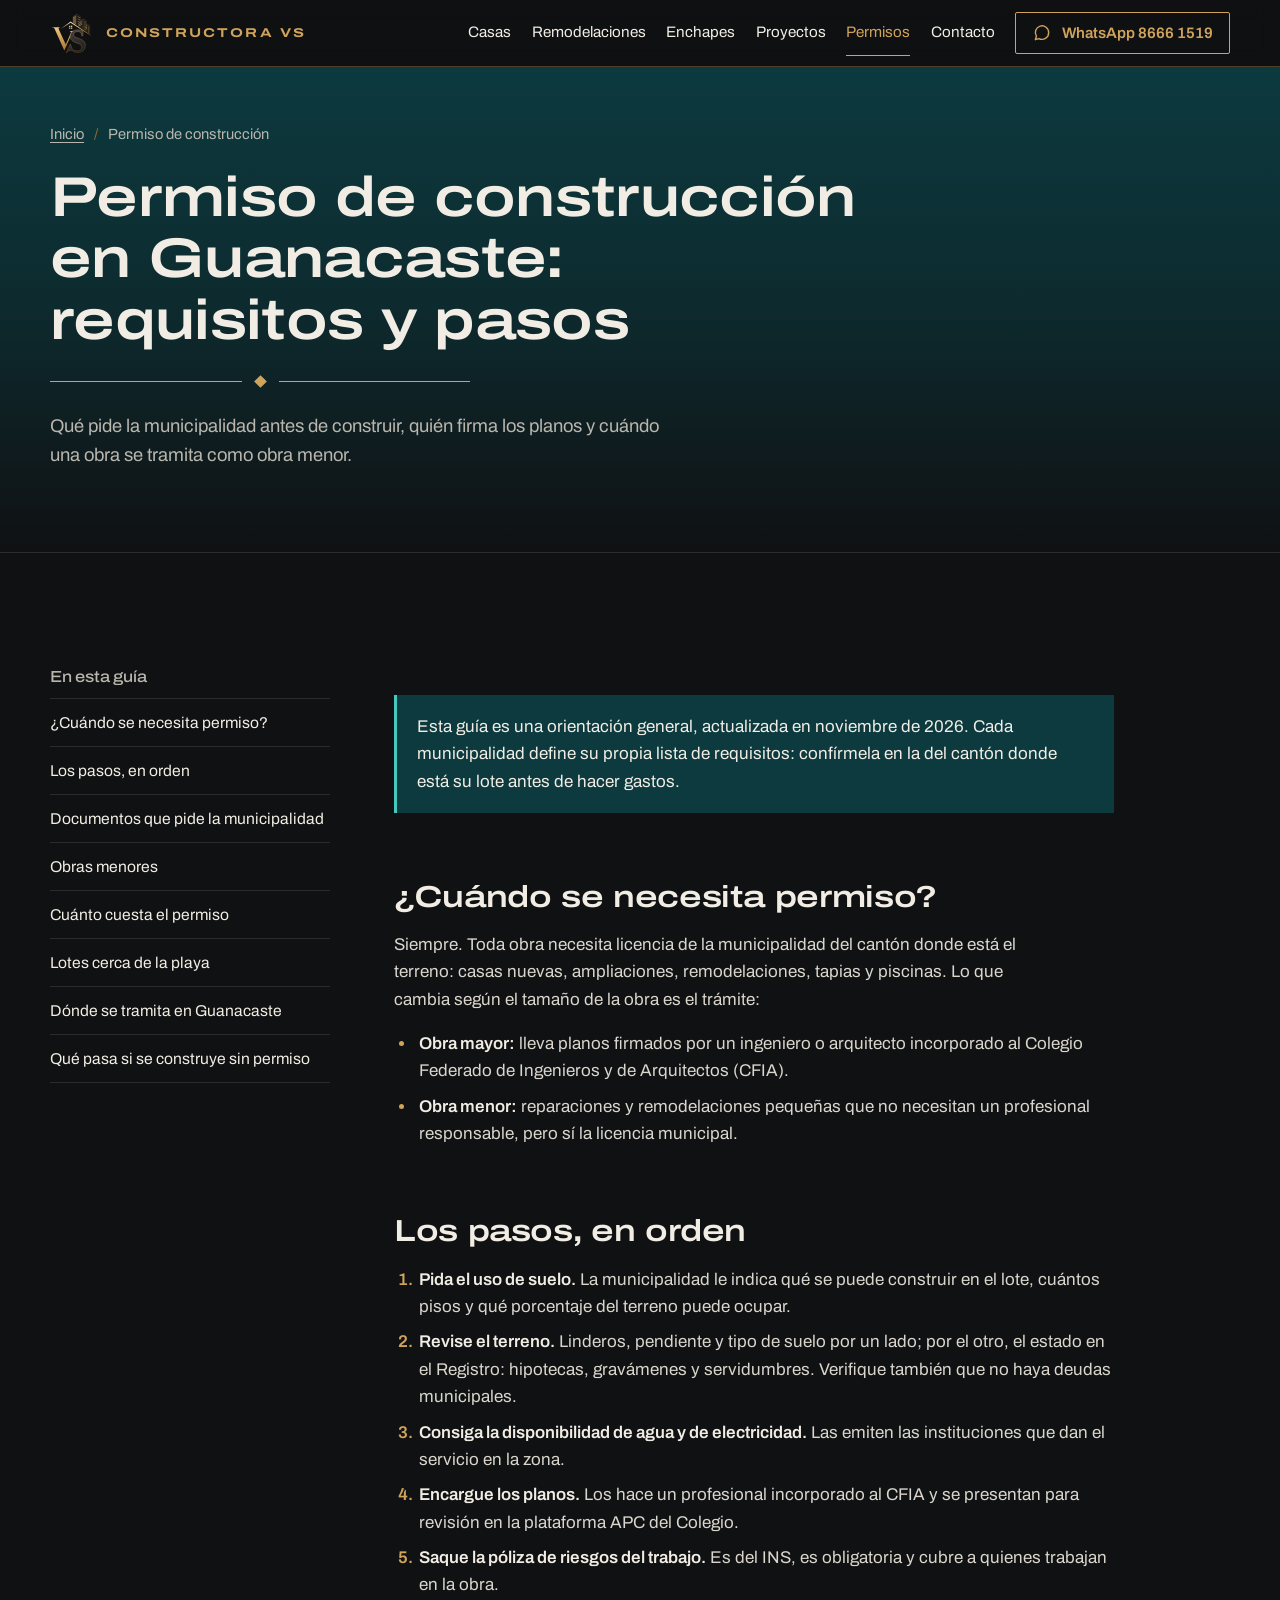
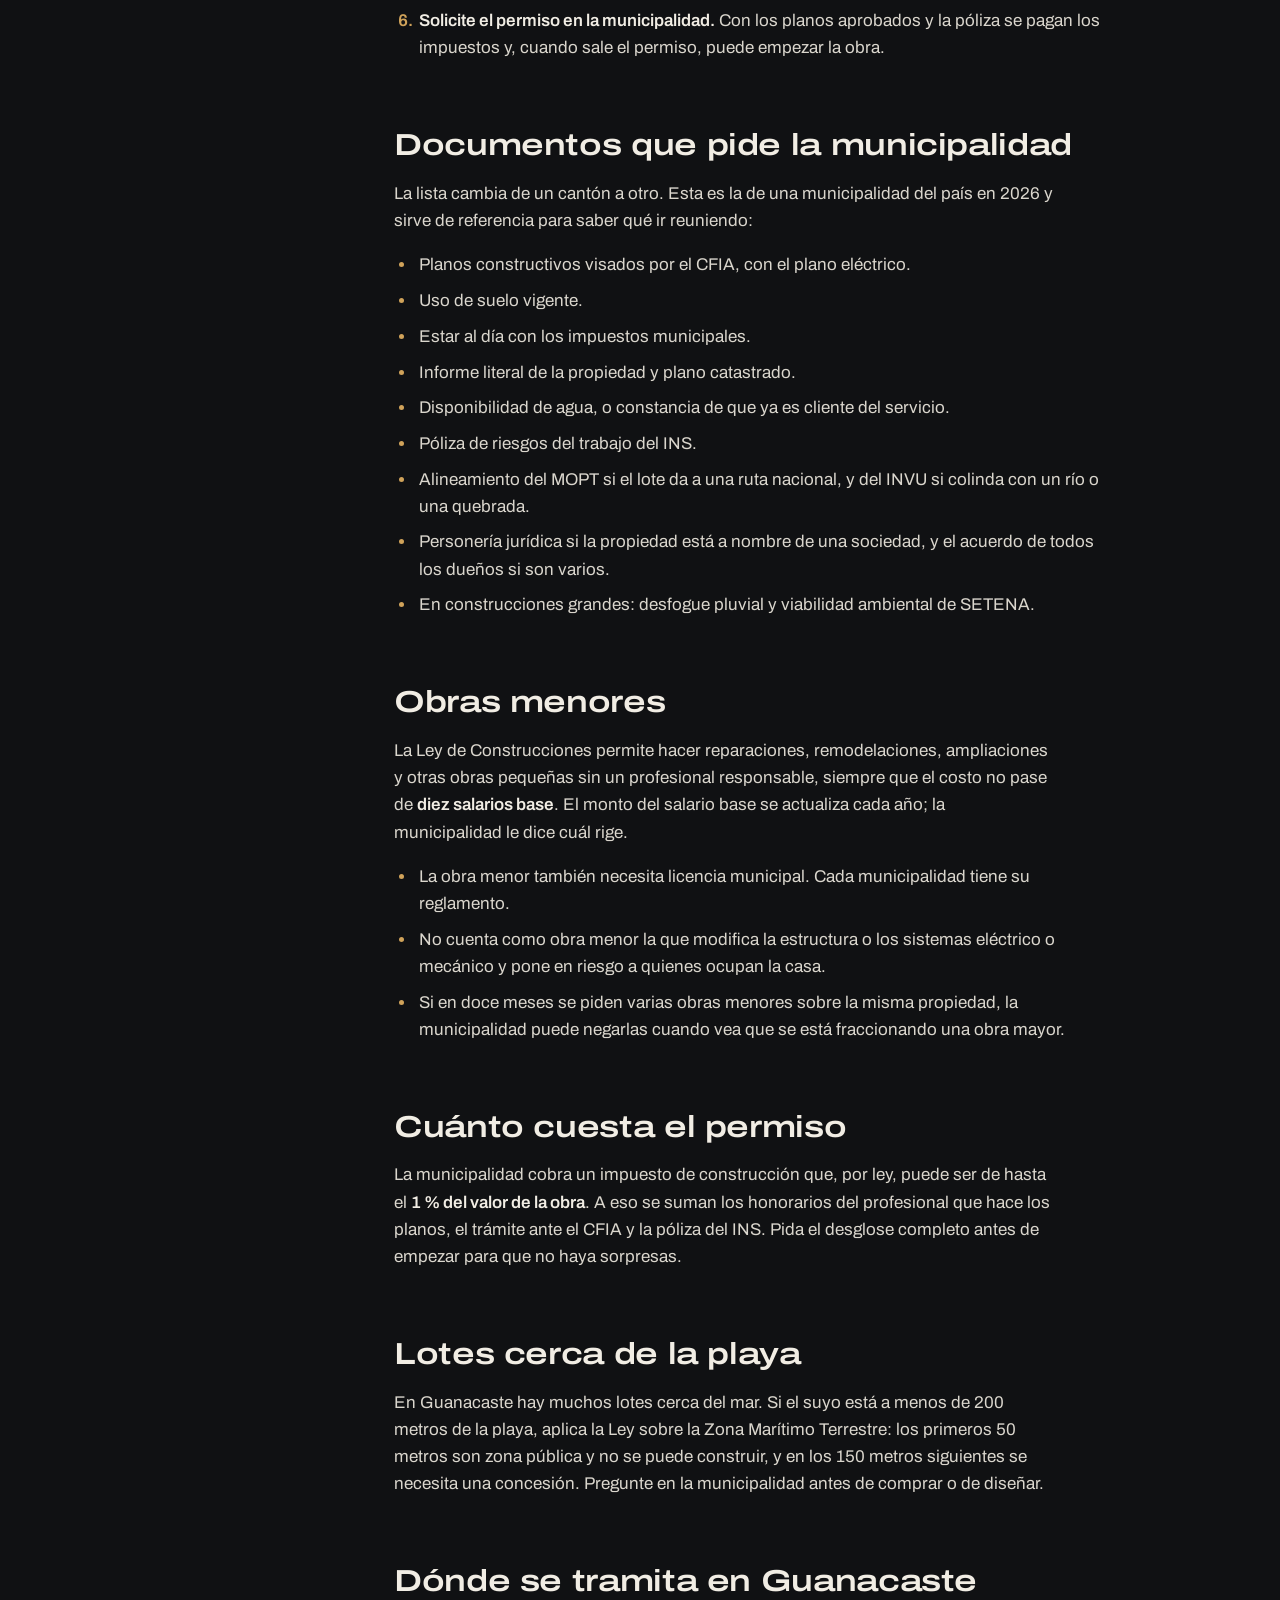
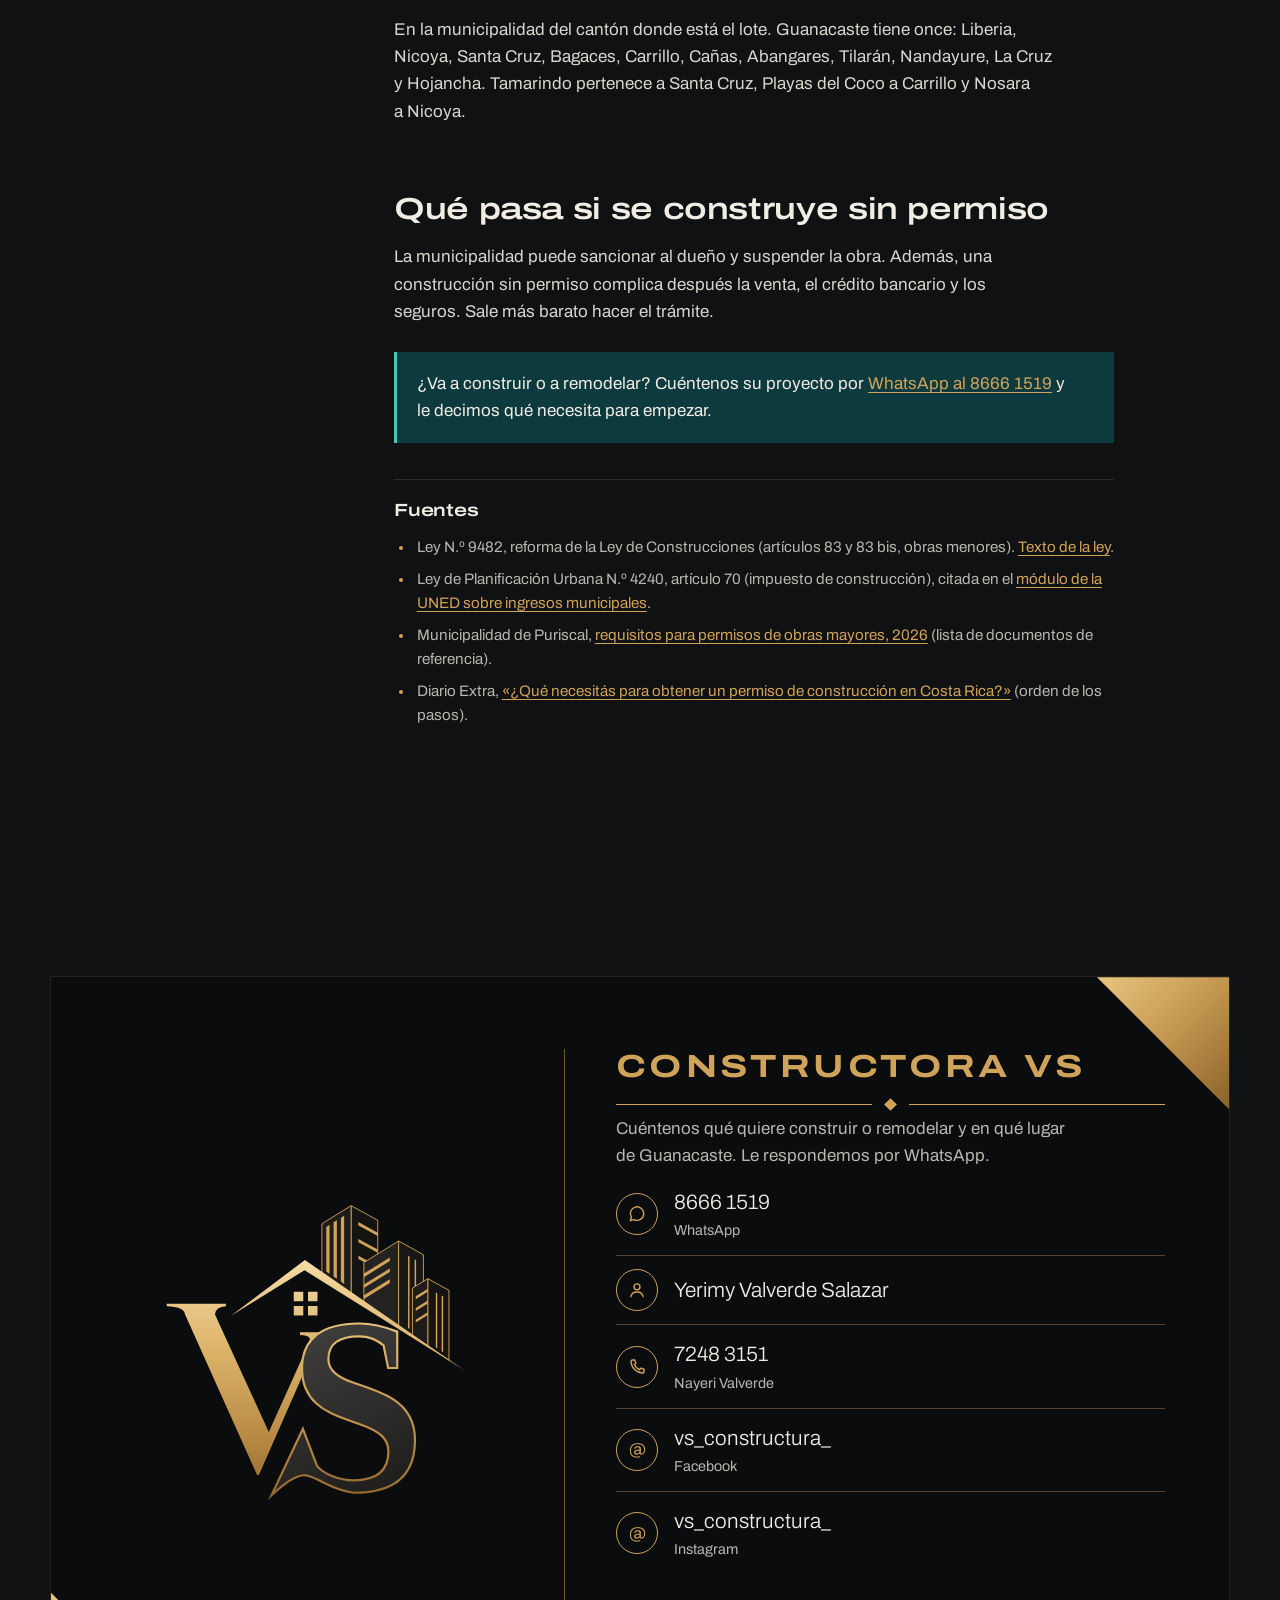
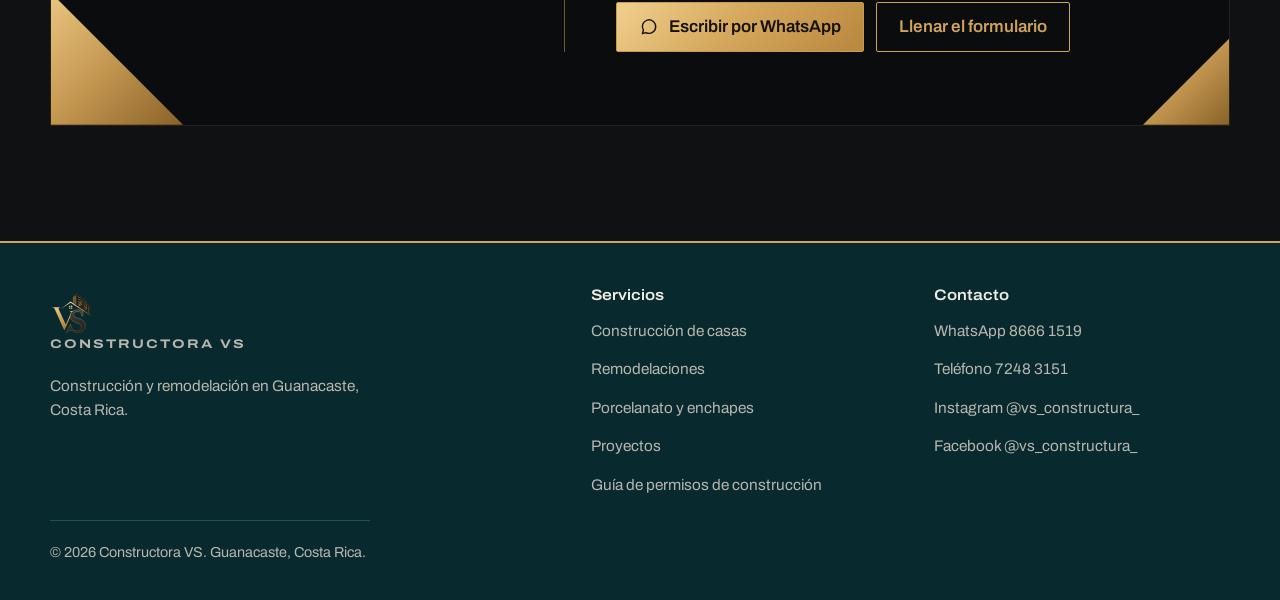
<file: sitio/permiso-de-construccion.html>
<!doctype html>
<html lang="es-CR">
<head>
  <meta charset="utf-8">
  <meta name="viewport" content="width=device-width, initial-scale=1">
  <title>Permiso de construcción en Guanacaste: requisitos y pasos</title>
  <meta name="description" content="Guía del permiso de construcción en Guanacaste: uso de suelo, planos CFIA, póliza del INS, documentos municipales, obras menores y cuánto cuesta.">
  <link rel="canonical" href="https://constructoravs.com/permiso-de-construccion">
  <meta name="theme-color" content="#101113">
  <meta name="color-scheme" content="dark">
  <link rel="preload" href="assets/fuentes/archivo-variable.woff2" as="font" type="font/woff2" crossorigin>
  <link rel="stylesheet" href="assets/css/estilos.css?v=2">
  <link rel="icon" href="favicon.ico" sizes="48x48">
  <link rel="icon" href="favicon.svg" type="image/svg+xml">
  <link rel="apple-touch-icon" href="apple-touch-icon.png">
  <link rel="manifest" href="site.webmanifest">
  <meta property="og:type" content="website">
  <meta property="og:locale" content="es_CR">
  <meta property="og:site_name" content="Constructora VS">
  <meta property="og:title" content="Permiso de construcción en Guanacaste: requisitos y pasos">
  <meta property="og:description" content="Guía del permiso de construcción en Guanacaste: uso de suelo, planos CFIA, póliza del INS, documentos municipales, obras menores y cuánto cuesta.">
  <meta property="og:url" content="https://constructoravs.com/permiso-de-construccion">
  <meta property="og:image" content="https://constructoravs.com/assets/img/og-constructora-vs.jpg">
  <meta property="og:image:width" content="1200">
  <meta property="og:image:height" content="630">
  <meta property="og:image:alt" content="Logo de Constructora VS sobre fondo negro con esquinas doradas">
  <meta name="twitter:card" content="summary_large_image">
  <script type="application/ld+json">{"@context":"https://schema.org","@type":"GeneralContractor","@id":"https://constructoravs.com/#empresa","name":"Constructora VS","description":"Constructora en Guanacaste: casas y cabañas llave en mano, remodelaciones, piscinas e instalación de porcelanato y enchapes.","url":"https://constructoravs.com/","logo":"https://constructoravs.com/assets/img/iconos/icono-512.png","image":"https://constructoravs.com/assets/img/og-constructora-vs.jpg","telephone":"+506 8666 1519","address":{"@type":"PostalAddress","addressRegion":"Guanacaste","addressCountry":"CR"},"areaServed":{"@type":"AdministrativeArea","name":"Guanacaste, Costa Rica"},"contactPoint":[{"@type":"ContactPoint","contactType":"Presupuestos","name":"Yerimy Valverde Salazar","telephone":"+506 8666 1519","availableLanguage":"es"},{"@type":"ContactPoint","contactType":"Presupuestos","name":"Nayeri Valverde","telephone":"+506 7248 3151","availableLanguage":"es"}],"sameAs":["https://www.instagram.com/vs_constructura_/","https://www.facebook.com/vs_constructura_"]}</script>
  <script type="application/ld+json">{"@context":"https://schema.org","@type":"BreadcrumbList","itemListElement":[{"@type":"ListItem","position":1,"name":"Inicio","item":"https://constructoravs.com/"},{"@type":"ListItem","position":2,"name":"Permiso de construcción","item":"https://constructoravs.com/permiso-de-construccion"}]}</script>
  <script type="application/ld+json">{"@context":"https://schema.org","@type":"Article","headline":"Permiso de construcción en Guanacaste: requisitos y pasos","inLanguage":"es-CR","datePublished":"2026-11-14","dateModified":"2026-11-14","author":{"@id":"https://constructoravs.com/#empresa"},"publisher":{"@id":"https://constructoravs.com/#empresa"},"mainEntityOfPage":"https://constructoravs.com/permiso-de-construccion"}</script>
  <script src="assets/js/sitio.js?v=2" defer></script>
</head>
<body>
  <a class="saltar" href="#contenido">Saltar al contenido</a>
  <header class="cabecera">
    <div class="contenedor cabecera__fila">
      <a class="marca" href="./" aria-label="Constructora VS, inicio">
        <img src="assets/img/logo/constructora-vs-isotipo.svg" width="44" height="43" alt="">
        <span>Constructora VS</span>
      </a>
      <button class="menu-boton" type="button" aria-expanded="false" aria-controls="menu">Menú</button>
      <nav class="nav" id="menu" aria-label="Principal">
        <ul>
          <li><a href="construccion-de-casas">Casas</a></li>
          <li><a href="remodelaciones">Remodelaciones</a></li>
          <li><a href="enchapes-y-porcelanato">Enchapes</a></li>
          <li><a href="proyectos">Proyectos</a></li>
          <li><a href="permiso-de-construccion" aria-current="page">Permisos</a></li>
          <li><a href="contacto">Contacto</a></li>
          <li><a class="boton boton--linea" href="https://wa.me/50686661519?text=Hola%2C%20vi%20su%20sitio%20web%20y%20quiero%20pedir%20un%20presupuesto." rel="noopener"><svg viewBox="0 0 24 24" fill="none" stroke="currentColor" stroke-width="1.7" stroke-linecap="round" stroke-linejoin="round" aria-hidden="true" focusable="false"><path d="M20 11.6a8 8 0 0 1-11.7 7.1L4 20l1.3-4.2A8 8 0 1 1 20 11.600Z"/></svg>WhatsApp 8666 1519</a></li>
        </ul>
      </nav>
    </div>
  </header>

  <main id="contenido">
    <section class="encabezado encabezado--simple">
      <div class="contenedor encabezado__rejilla">
        <div>
          <nav class="migas" aria-label="Ruta de navegación"><ol><li><a href="./">Inicio</a></li><li aria-current="page">Permiso de construcción</li></ol></nav>
          <h1>Permiso de construcción en Guanacaste: requisitos y pasos</h1>
          <div class="regla" aria-hidden="true"><i></i></div>
          <p class="entrada">Qué pide la municipalidad antes de construir, quién firma los planos y cuándo una obra se tramita como obra menor.</p>
        </div>

      </div>
    </section>

    <section class="seccion seccion--borde">
      <div class="contenedor guia">
        <nav class="guia__indice" aria-labelledby="indice-t">
          <h2 id="indice-t">En esta guía</h2>
          <ol>
            <li><a href="#cuando">¿Cuándo se necesita permiso?</a></li>
            <li><a href="#pasos">Los pasos, en orden</a></li>
            <li><a href="#documentos">Documentos que pide la municipalidad</a></li>
            <li><a href="#obras-menores">Obras menores</a></li>
            <li><a href="#costo">Cuánto cuesta el permiso</a></li>
            <li><a href="#playa">Lotes cerca de la playa</a></li>
            <li><a href="#donde">Dónde se tramita en Guanacaste</a></li>
            <li><a href="#sin-permiso">Qué pasa si se construye sin permiso</a></li>
          </ol>
        </nav>

        <article class="prosa">
          <div class="nota"><p>Esta guía es una orientación general, actualizada en noviembre de 2026. Cada municipalidad define su propia lista de requisitos: confírmela en la del cantón donde está su lote antes de hacer gastos.</p></div>

          <h2 id="cuando">¿Cuándo se necesita permiso?</h2>
          <p>Siempre. Toda obra necesita licencia de la municipalidad del cantón donde está el terreno: casas nuevas, ampliaciones, remodelaciones, tapias y piscinas. Lo que cambia según el tamaño de la obra es el trámite:</p>
          <ul>
            <li><strong>Obra mayor:</strong> lleva planos firmados por un ingeniero o arquitecto incorporado al Colegio Federado de Ingenieros y de Arquitectos (CFIA).</li>
            <li><strong>Obra menor:</strong> reparaciones y remodelaciones pequeñas que no necesitan un profesional responsable, pero sí la licencia municipal.</li>
          </ul>

          <h2 id="pasos">Los pasos, en orden</h2>
          <ol>
            <li><strong>Pida el uso de suelo.</strong> La municipalidad le indica qué se puede construir en el lote, cuántos pisos y qué porcentaje del terreno puede ocupar.</li>
            <li><strong>Revise el terreno.</strong> Linderos, pendiente y tipo de suelo por un lado; por el otro, el estado en el Registro: hipotecas, gravámenes y servidumbres. Verifique también que no haya deudas municipales.</li>
            <li><strong>Consiga la disponibilidad de agua y de electricidad.</strong> Las emiten las instituciones que dan el servicio en la zona.</li>
            <li><strong>Encargue los planos.</strong> Los hace un profesional incorporado al CFIA y se presentan para revisión en la plataforma APC del Colegio.</li>
            <li><strong>Saque la póliza de riesgos del trabajo.</strong> Es del INS, es obligatoria y cubre a quienes trabajan en la obra.</li>
            <li><strong>Solicite el permiso en la municipalidad.</strong> Con los planos aprobados y la póliza se pagan los impuestos y, cuando sale el permiso, puede empezar la obra.</li>
          </ol>

          <h2 id="documentos">Documentos que pide la municipalidad</h2>
          <p>La lista cambia de un cantón a otro. Esta es la de una municipalidad del país en 2026 y sirve de referencia para saber qué ir reuniendo:</p>
          <ul>
            <li>Planos constructivos visados por el CFIA, con el plano eléctrico.</li>
            <li>Uso de suelo vigente.</li>
            <li>Estar al día con los impuestos municipales.</li>
            <li>Informe literal de la propiedad y plano catastrado.</li>
            <li>Disponibilidad de agua, o constancia de que ya es cliente del servicio.</li>
            <li>Póliza de riesgos del trabajo del INS.</li>
            <li>Alineamiento del MOPT si el lote da a una ruta nacional, y del INVU si colinda con un río o una quebrada.</li>
            <li>Personería jurídica si la propiedad está a nombre de una sociedad, y el acuerdo de todos los dueños si son varios.</li>
            <li>En construcciones grandes: desfogue pluvial y viabilidad ambiental de SETENA.</li>
          </ul>

          <h2 id="obras-menores">Obras menores</h2>
          <p>La Ley de Construcciones permite hacer reparaciones, remodelaciones, ampliaciones y otras obras pequeñas sin un profesional responsable, siempre que el costo no pase de <strong>diez salarios base</strong>. El monto del salario base se actualiza cada año; la municipalidad le dice cuál rige.</p>
          <ul>
            <li>La obra menor también necesita licencia municipal. Cada municipalidad tiene su reglamento.</li>
            <li>No cuenta como obra menor la que modifica la estructura o los sistemas eléctrico o mecánico y pone en riesgo a quienes ocupan la casa.</li>
            <li>Si en doce meses se piden varias obras menores sobre la misma propiedad, la municipalidad puede negarlas cuando vea que se está fraccionando una obra mayor.</li>
          </ul>

          <h2 id="costo">Cuánto cuesta el permiso</h2>
          <p>La municipalidad cobra un impuesto de construcción que, por ley, puede ser de hasta el <strong>1 % del valor de la obra</strong>. A eso se suman los honorarios del profesional que hace los planos, el trámite ante el CFIA y la póliza del INS. Pida el desglose completo antes de empezar para que no haya sorpresas.</p>

          <h2 id="playa">Lotes cerca de la playa</h2>
          <p>En Guanacaste hay muchos lotes cerca del mar. Si el suyo está a menos de 200 metros de la playa, aplica la Ley sobre la Zona Marítimo Terrestre: los primeros 50 metros son zona pública y no se puede construir, y en los 150 metros siguientes se necesita una concesión. Pregunte en la municipalidad antes de comprar o de diseñar.</p>

          <h2 id="donde">Dónde se tramita en Guanacaste</h2>
          <p>En la municipalidad del cantón donde está el lote. Guanacaste tiene once: Liberia, Nicoya, Santa Cruz, Bagaces, Carrillo, Cañas, Abangares, Tilarán, Nandayure, La Cruz y Hojancha. Tamarindo pertenece a Santa Cruz, Playas del Coco a Carrillo y Nosara a Nicoya.</p>

          <h2 id="sin-permiso">Qué pasa si se construye sin permiso</h2>
          <p>La municipalidad puede sancionar al dueño y suspender la obra. Además, una construcción sin permiso complica después la venta, el crédito bancario y los seguros. Sale más barato hacer el trámite.</p>

          <div class="nota"><p>¿Va a construir o a remodelar? Cuéntenos su proyecto por <a href="https://wa.me/50686661519?text=Hola%2C%20vi%20su%20sitio%20web%20y%20quiero%20pedir%20un%20presupuesto." rel="noopener">WhatsApp al 8666 1519</a> y le decimos qué necesita para empezar.</p></div>

          <div class="fuentes">
            <h2>Fuentes</h2>
            <ul>
              <li>Ley N.º 9482, reforma de la Ley de Construcciones (artículos 83 y 83 bis, obras menores). <a href="https://munibuenosaires.go.cr/wp-content/uploads/2025/03/Ley-9482-Reforma-a-Ley-de-Construcciones.pdf" rel="noopener">Texto de la ley</a>.</li>
              <li>Ley de Planificación Urbana N.º 4240, artículo 70 (impuesto de construcción), citada en el <a href="https://academiamunicipal.uned.ac.cr/wp-content/uploads/2020/06/Marco-jur%C3%ADdico-sobre-ingresos-y-gastos-municipales.pdf" rel="noopener">módulo de la UNED sobre ingresos municipales</a>.</li>
              <li>Municipalidad de Puriscal, <a href="https://puriscal.go.cr/wp-content/uploads/2026/04/REQUISITOS-PERMISOS-OBRAS-MAYORES-2026.pdf" rel="noopener">requisitos para permisos de obras mayores, 2026</a> (lista de documentos de referencia).</li>
              <li>Diario Extra, <a href="https://www.diarioextra.com/noticia/que-necesitas-para-obtener-un-permiso-de-construccion-en-costa-rica/" rel="noopener">«¿Qué necesitás para obtener un permiso de construcción en Costa Rica?»</a> (orden de los pasos).</li>
            </ul>
          </div>
        </article>
      </div>
    </section>

    <section class="seccion" aria-labelledby="contacto-t">
      <div class="contenedor">
        <div class="tarjeta">
          <span class="tarjeta__esquina tarjeta__esquina--a"></span>
          <span class="tarjeta__esquina tarjeta__esquina--b"></span>
          <span class="tarjeta__esquina tarjeta__esquina--c"></span>
          <div class="tarjeta__logo">
            <img src="assets/img/logo/constructora-vs-isotipo.svg" width="901" height="880" alt="Logo de Constructora VS" loading="lazy">
          </div>
          <div class="tarjeta__datos">
            <h2 class="tarjeta__nombre" id="contacto-t">Constructora VS</h2>
            <div class="regla" aria-hidden="true"><i></i></div>
            <p class="tarjeta__pregunta">Cuéntenos qué quiere construir o remodelar y en qué lugar de Guanacaste. Le respondemos por WhatsApp.</p>
            <ul class="datos">
            <li><span class="aro"><svg viewBox="0 0 24 24" fill="none" stroke="currentColor" stroke-width="1.7" stroke-linecap="round" stroke-linejoin="round" aria-hidden="true" focusable="false"><path d="M20 11.6a8 8 0 0 1-11.7 7.1L4 20l1.3-4.2A8 8 0 1 1 20 11.600Z"/></svg></span><a href="https://wa.me/50686661519?text=Hola%2C%20vi%20su%20sitio%20web%20y%20quiero%20pedir%20un%20presupuesto." rel="noopener">8666 1519<small>WhatsApp</small></a></li>
            <li><span class="aro"><svg viewBox="0 0 24 24" fill="none" stroke="currentColor" stroke-width="1.7" stroke-linecap="round" stroke-linejoin="round" aria-hidden="true" focusable="false"><circle cx="12" cy="8.200" r="3.600"/><path d="M4.600 20c.800-3.700 3.700-5.700 7.400-5.700s6.600 2 7.400 5.700"/></svg></span><span class="dato">Yerimy Valverde Salazar</span></li>
            <li><span class="aro"><svg viewBox="0 0 24 24" fill="none" stroke="currentColor" stroke-width="1.7" stroke-linecap="round" stroke-linejoin="round" aria-hidden="true" focusable="false"><path d="M6.6 3.6h2.7l1.4 3.900-2 1.500a12 12 0 0 0 6.300 6.300l1.500-2 3.900 1.400v2.700a1.800 1.800 0 0 1-2 1.800C10.900 18.600 5.400 13.100 4.800 5.600a1.800 1.800 0 0 1 1.800-2Z"/></svg></span><a href="tel:+50672483151">7248 3151<small>Nayeri Valverde</small></a></li>
            <li><span class="aro" aria-hidden="true">@</span><a href="https://www.facebook.com/vs_constructura_" rel="noopener">vs_constructura_<small>Facebook</small></a></li>
            <li><span class="aro" aria-hidden="true">@</span><a href="https://www.instagram.com/vs_constructura_/" rel="noopener">vs_constructura_<small>Instagram</small></a></li>
          </ul>
            <div class="acciones">
              <a class="boton boton--oro" href="https://wa.me/50686661519?text=Hola%2C%20vi%20su%20sitio%20web%20y%20quiero%20pedir%20un%20presupuesto." rel="noopener"><svg viewBox="0 0 24 24" fill="none" stroke="currentColor" stroke-width="1.7" stroke-linecap="round" stroke-linejoin="round" aria-hidden="true" focusable="false"><path d="M20 11.6a8 8 0 0 1-11.7 7.1L4 20l1.3-4.2A8 8 0 1 1 20 11.600Z"/></svg>Escribir por WhatsApp</a>
              <a class="boton boton--linea" href="contacto">Llenar el formulario</a>
            </div>
          </div>
        </div>
      </div>
    </section>
  </main>

  <footer class="pie">
    <div class="contenedor">
      <div class="pie__rejilla">
        <div>
          <a class="marca" href="./" aria-label="Constructora VS, inicio">
            <img src="assets/img/logo/constructora-vs-isotipo.svg" width="44" height="43" alt="" loading="lazy">
            <span>Constructora VS</span>
          </a>
          <p>Construcción y remodelación en Guanacaste, Costa Rica.</p>
        </div>
        <nav aria-label="Servicios y guías">
          <h2>Servicios</h2>
          <ul>
            <li><a href="construccion-de-casas">Construcción de casas</a></li>
            <li><a href="remodelaciones">Remodelaciones</a></li>
            <li><a href="enchapes-y-porcelanato">Porcelanato y enchapes</a></li>
            <li><a href="proyectos">Proyectos</a></li>
            <li><a href="permiso-de-construccion">Guía de permisos de construcción</a></li>
          </ul>
        </nav>
        <div>
          <h2>Contacto</h2>
          <ul>
            <li><a href="https://wa.me/50686661519?text=Hola%2C%20vi%20su%20sitio%20web%20y%20quiero%20pedir%20un%20presupuesto." rel="noopener">WhatsApp 8666 1519</a></li>
            <li><a href="tel:+50672483151">Teléfono 7248 3151</a></li>
            <li><a href="https://www.instagram.com/vs_constructura_/" rel="noopener">Instagram @vs_constructura_</a></li>
            <li><a href="https://www.facebook.com/vs_constructura_" rel="noopener">Facebook @vs_constructura_</a></li>
          </ul>
        </div>
      </div>
      <p class="pie__legal">© 2026 Constructora VS. Guanacaste, Costa Rica.</p>
    </div>
  </footer>

  <div class="barra-movil">
    <a href="https://wa.me/50686661519?text=Hola%2C%20vi%20su%20sitio%20web%20y%20quiero%20pedir%20un%20presupuesto." rel="noopener"><svg viewBox="0 0 24 24" fill="none" stroke="currentColor" stroke-width="1.7" stroke-linecap="round" stroke-linejoin="round" aria-hidden="true" focusable="false"><path d="M20 11.6a8 8 0 0 1-11.7 7.1L4 20l1.3-4.2A8 8 0 1 1 20 11.600Z"/></svg>WhatsApp</a>
    <a href="tel:+50672483151"><svg viewBox="0 0 24 24" fill="none" stroke="currentColor" stroke-width="1.7" stroke-linecap="round" stroke-linejoin="round" aria-hidden="true" focusable="false"><path d="M6.6 3.6h2.7l1.4 3.900-2 1.500a12 12 0 0 0 6.300 6.300l1.500-2 3.900 1.400v2.700a1.800 1.800 0 0 1-2 1.800C10.900 18.600 5.400 13.100 4.800 5.600a1.800 1.800 0 0 1 1.800-2Z"/></svg>Llamar</a>
  </div>
</body>
</html>
</file>
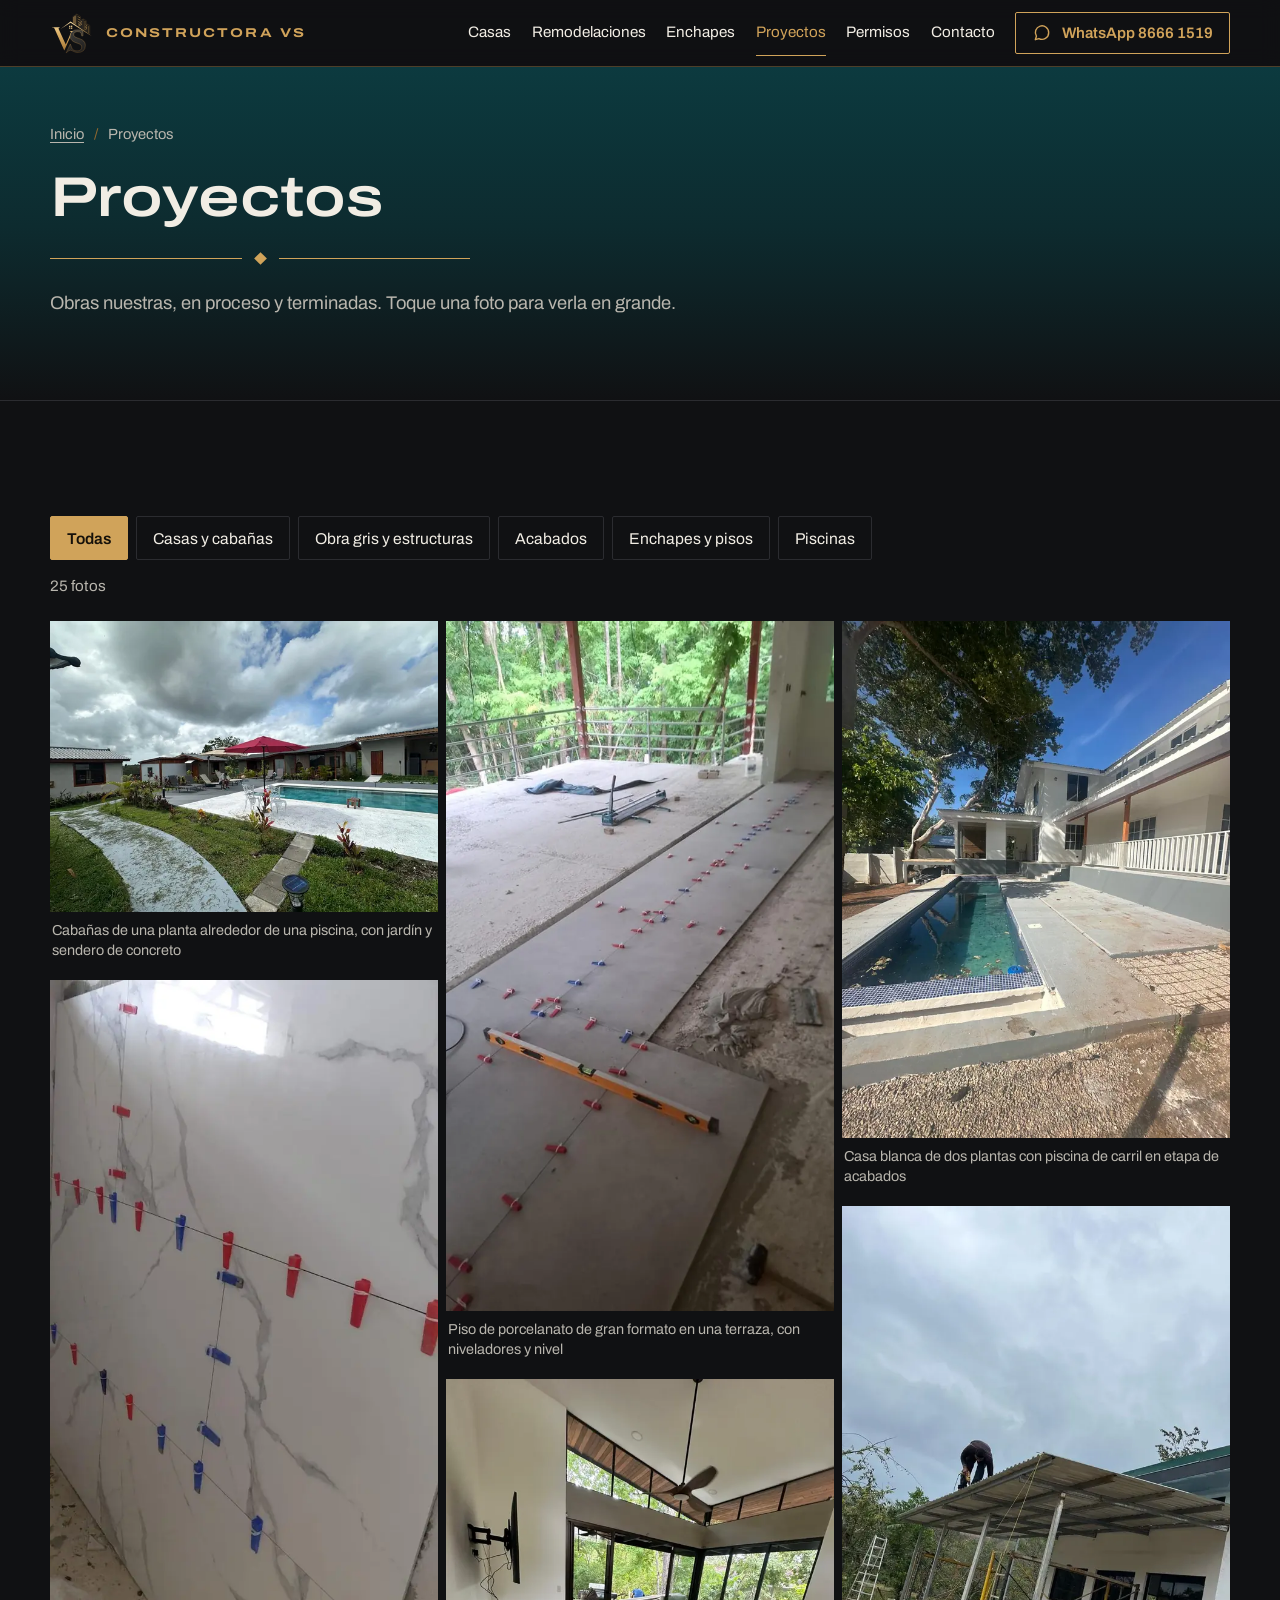
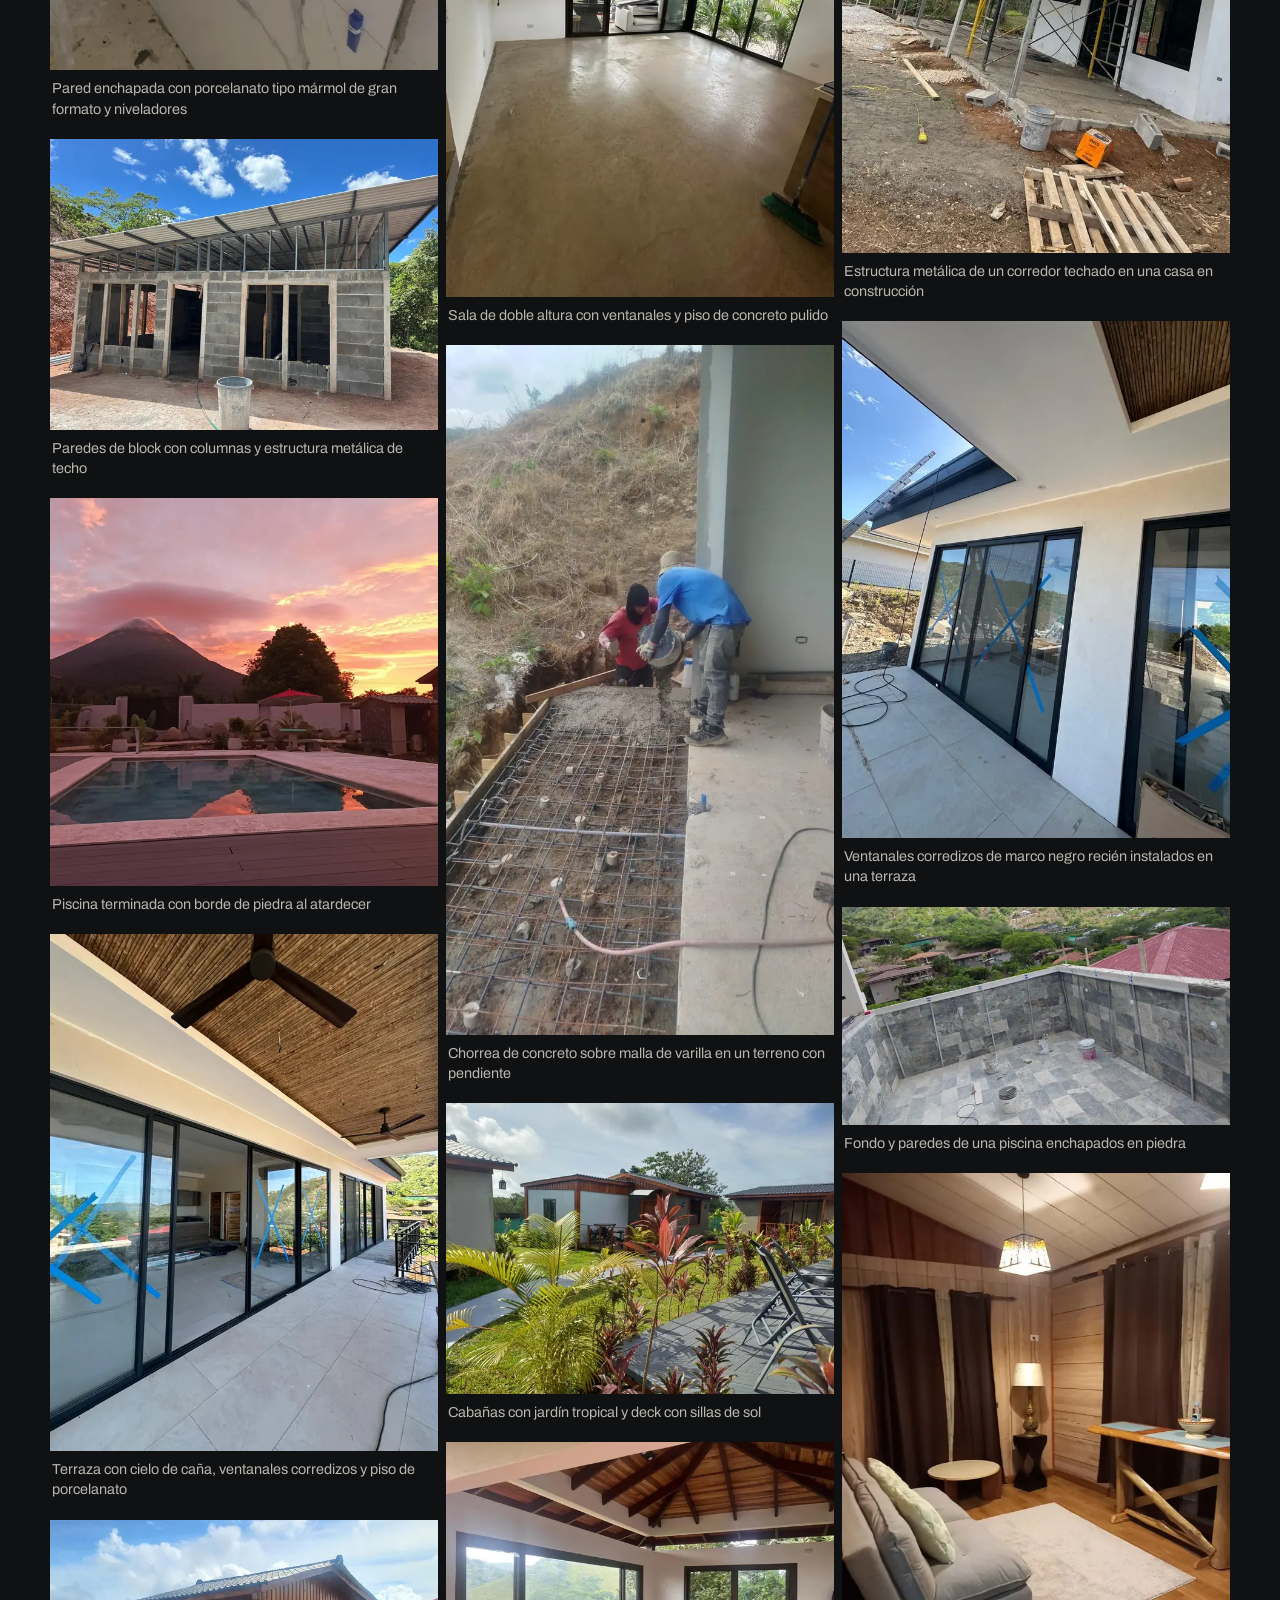
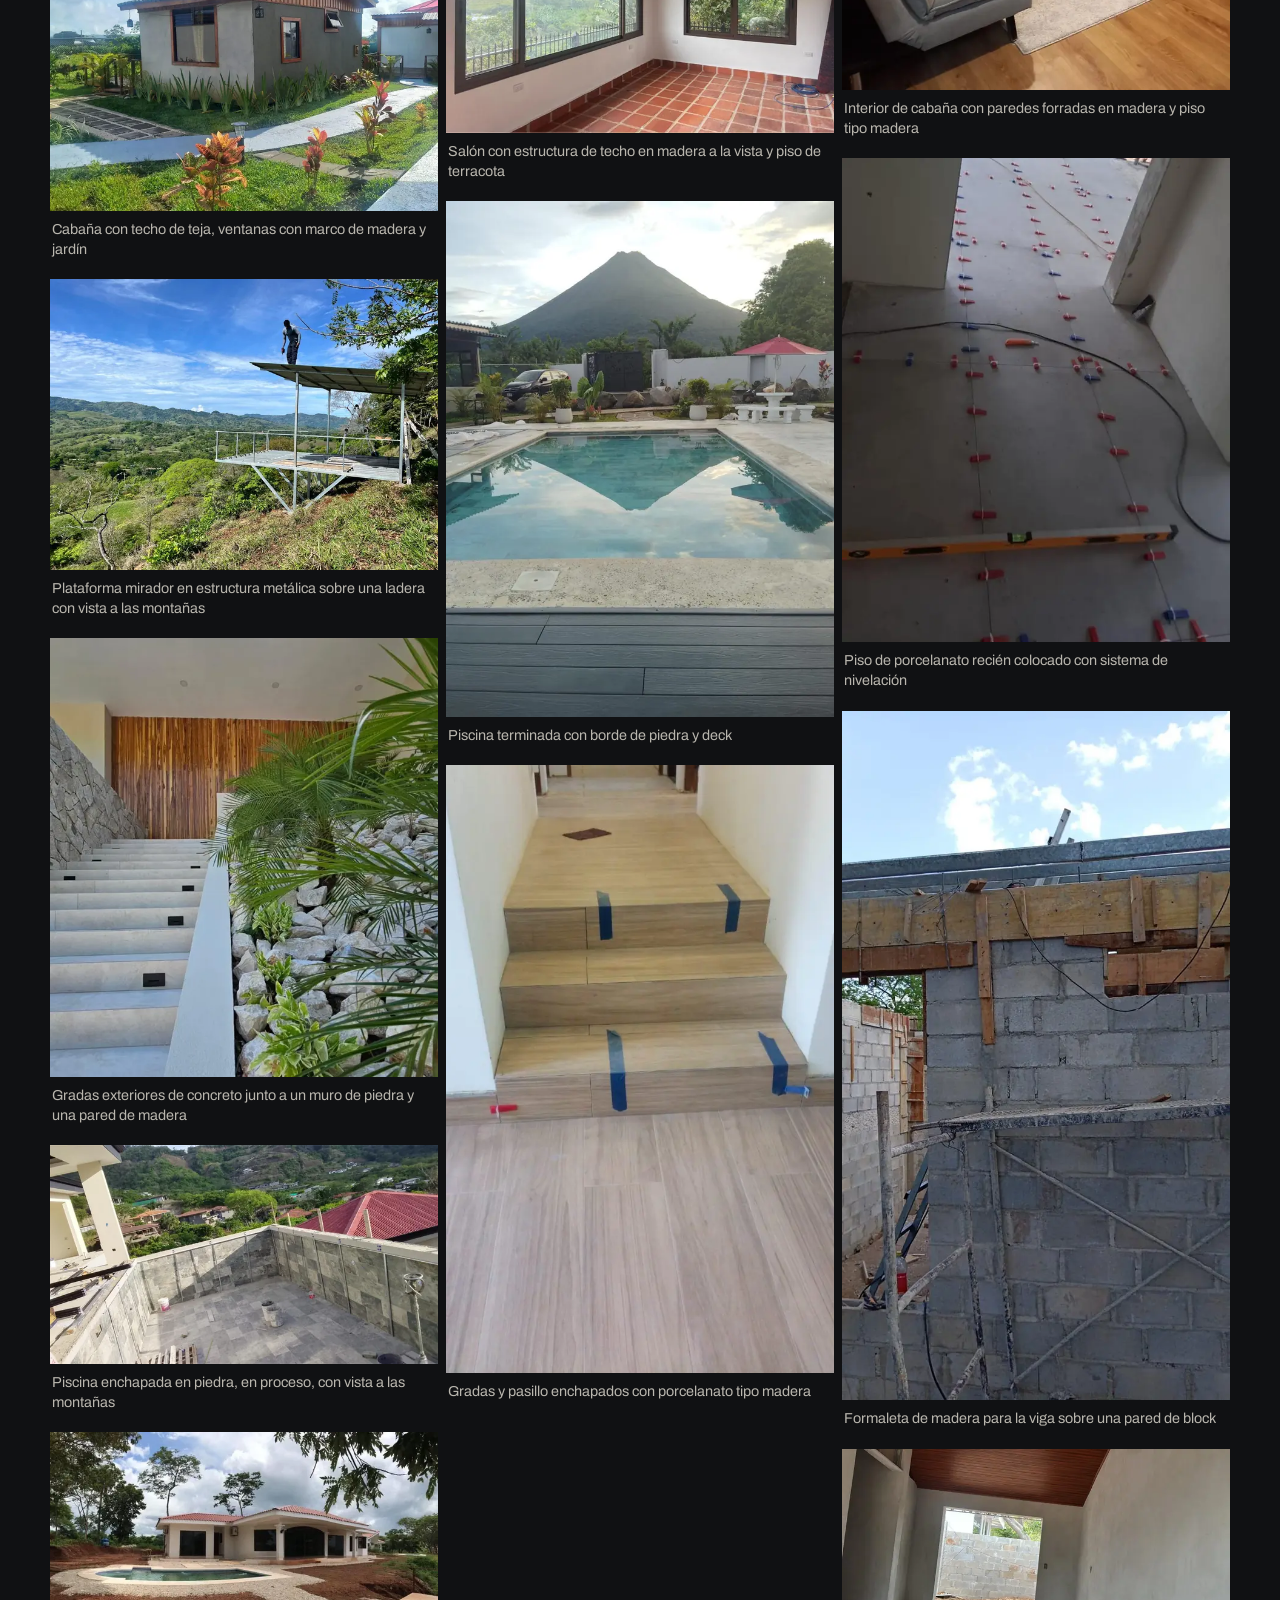
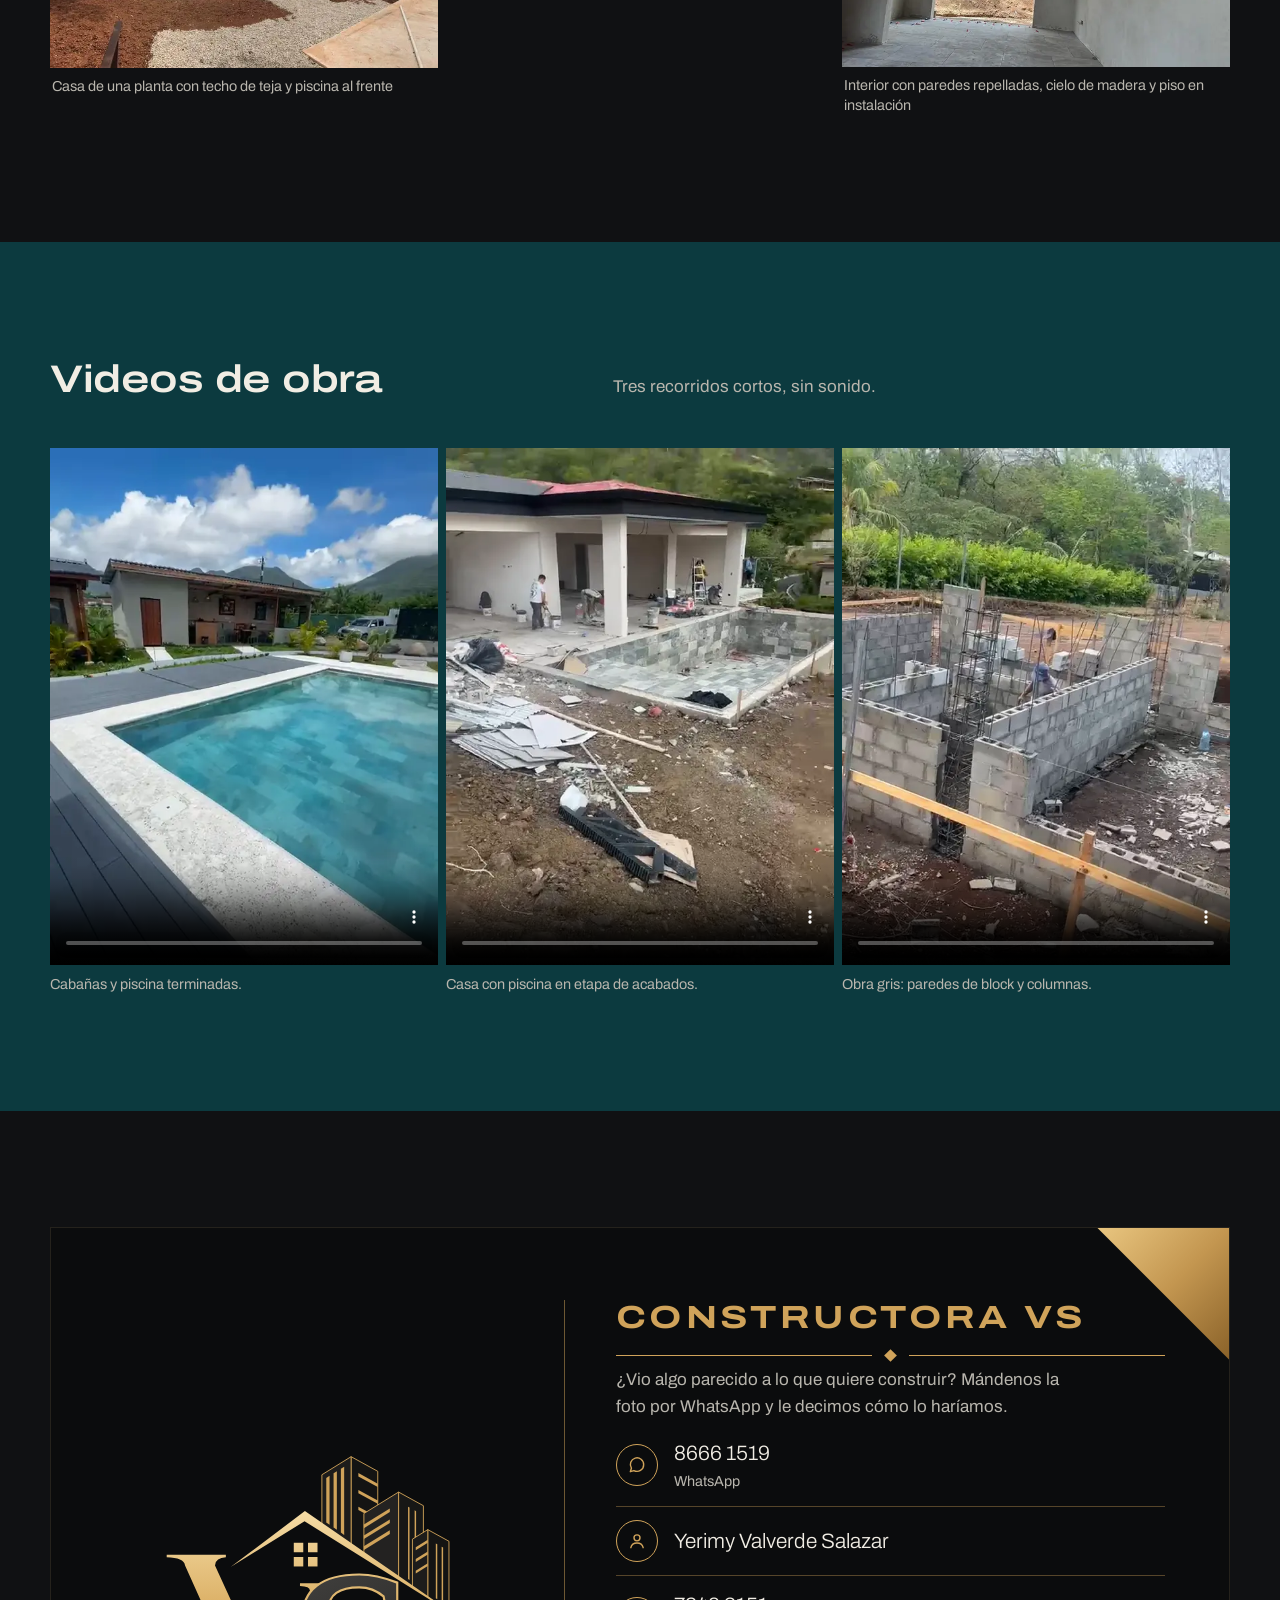
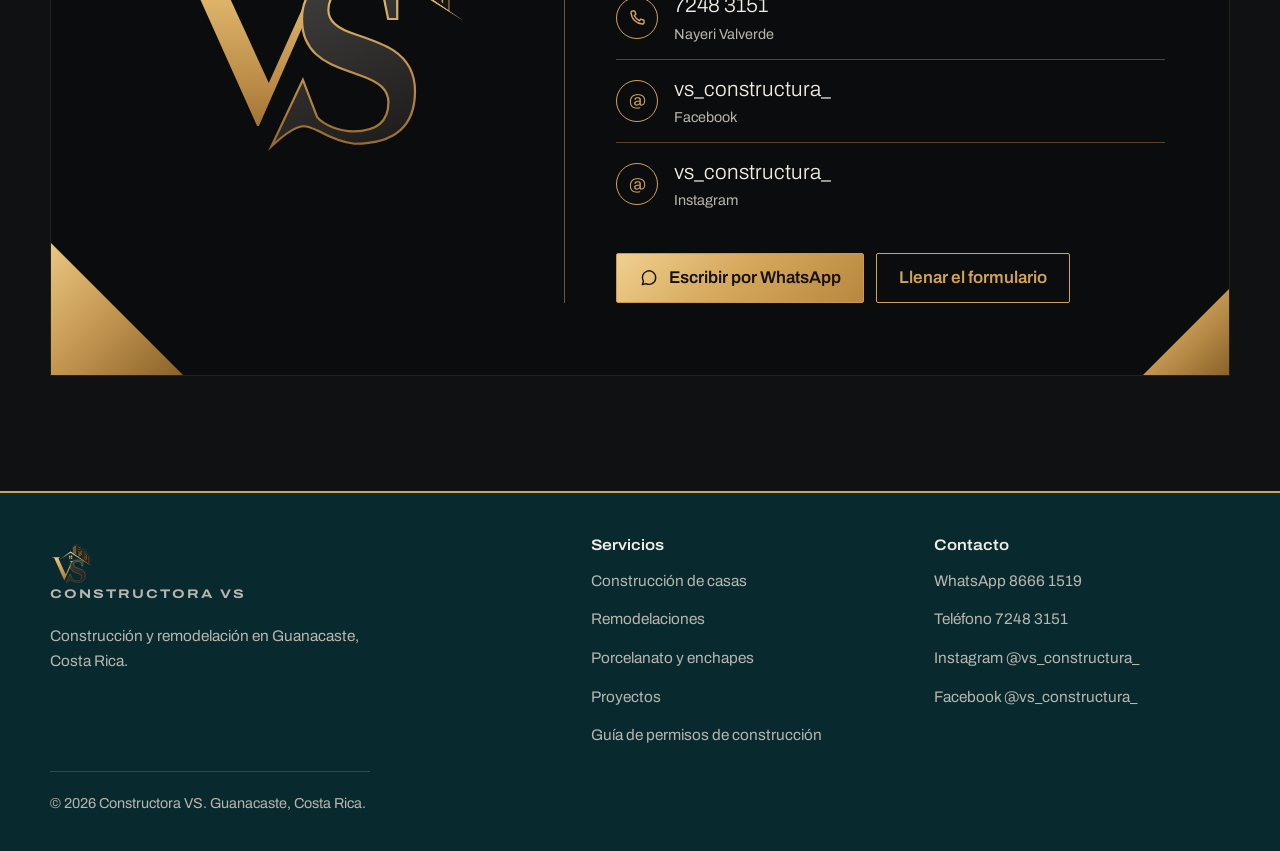
<file: sitio/proyectos.html>
<!doctype html>
<html lang="es-CR">
<head>
  <meta charset="utf-8">
  <meta name="viewport" content="width=device-width, initial-scale=1">
  <title>Proyectos y obras en Guanacaste | Constructora VS</title>
  <meta name="description" content="Fotos y videos de obras de Constructora VS: casas, cabañas, piscinas, obra gris, acabados y enchapes de porcelanato y piedra.">
  <link rel="canonical" href="https://constructoravs.com/proyectos">
  <meta name="theme-color" content="#101113">
  <meta name="color-scheme" content="dark">
  <link rel="preload" href="assets/fuentes/archivo-variable.woff2" as="font" type="font/woff2" crossorigin>
  <link rel="stylesheet" href="assets/css/estilos.css?v=2">
  <link rel="icon" href="favicon.ico" sizes="48x48">
  <link rel="icon" href="favicon.svg" type="image/svg+xml">
  <link rel="apple-touch-icon" href="apple-touch-icon.png">
  <link rel="manifest" href="site.webmanifest">
  <meta property="og:type" content="website">
  <meta property="og:locale" content="es_CR">
  <meta property="og:site_name" content="Constructora VS">
  <meta property="og:title" content="Proyectos y obras en Guanacaste | Constructora VS">
  <meta property="og:description" content="Fotos y videos de obras de Constructora VS: casas, cabañas, piscinas, obra gris, acabados y enchapes de porcelanato y piedra.">
  <meta property="og:url" content="https://constructoravs.com/proyectos">
  <meta property="og:image" content="https://constructoravs.com/assets/img/og-constructora-vs.jpg">
  <meta property="og:image:width" content="1200">
  <meta property="og:image:height" content="630">
  <meta property="og:image:alt" content="Logo de Constructora VS sobre fondo negro con esquinas doradas">
  <meta name="twitter:card" content="summary_large_image">
  <script type="application/ld+json">{"@context":"https://schema.org","@type":"GeneralContractor","@id":"https://constructoravs.com/#empresa","name":"Constructora VS","description":"Constructora en Guanacaste: casas y cabañas llave en mano, remodelaciones, piscinas e instalación de porcelanato y enchapes.","url":"https://constructoravs.com/","logo":"https://constructoravs.com/assets/img/iconos/icono-512.png","image":"https://constructoravs.com/assets/img/og-constructora-vs.jpg","telephone":"+506 8666 1519","address":{"@type":"PostalAddress","addressRegion":"Guanacaste","addressCountry":"CR"},"areaServed":{"@type":"AdministrativeArea","name":"Guanacaste, Costa Rica"},"contactPoint":[{"@type":"ContactPoint","contactType":"Presupuestos","name":"Yerimy Valverde Salazar","telephone":"+506 8666 1519","availableLanguage":"es"},{"@type":"ContactPoint","contactType":"Presupuestos","name":"Nayeri Valverde","telephone":"+506 7248 3151","availableLanguage":"es"}],"sameAs":["https://www.instagram.com/vs_constructura_/","https://www.facebook.com/vs_constructura_"]}</script>
  <script type="application/ld+json">{"@context":"https://schema.org","@type":"BreadcrumbList","itemListElement":[{"@type":"ListItem","position":1,"name":"Inicio","item":"https://constructoravs.com/"},{"@type":"ListItem","position":2,"name":"Proyectos","item":"https://constructoravs.com/proyectos"}]}</script>
  <script src="assets/js/sitio.js?v=2" defer></script>
</head>
<body>
  <a class="saltar" href="#contenido">Saltar al contenido</a>
  <header class="cabecera">
    <div class="contenedor cabecera__fila">
      <a class="marca" href="./" aria-label="Constructora VS, inicio">
        <img src="assets/img/logo/constructora-vs-isotipo.svg" width="44" height="43" alt="">
        <span>Constructora VS</span>
      </a>
      <button class="menu-boton" type="button" aria-expanded="false" aria-controls="menu">Menú</button>
      <nav class="nav" id="menu" aria-label="Principal">
        <ul>
          <li><a href="construccion-de-casas">Casas</a></li>
          <li><a href="remodelaciones">Remodelaciones</a></li>
          <li><a href="enchapes-y-porcelanato">Enchapes</a></li>
          <li><a href="proyectos" aria-current="page">Proyectos</a></li>
          <li><a href="permiso-de-construccion">Permisos</a></li>
          <li><a href="contacto">Contacto</a></li>
          <li><a class="boton boton--linea" href="https://wa.me/50686661519?text=Hola%2C%20vi%20su%20sitio%20web%20y%20quiero%20pedir%20un%20presupuesto." rel="noopener"><svg viewBox="0 0 24 24" fill="none" stroke="currentColor" stroke-width="1.7" stroke-linecap="round" stroke-linejoin="round" aria-hidden="true" focusable="false"><path d="M20 11.6a8 8 0 0 1-11.7 7.1L4 20l1.3-4.2A8 8 0 1 1 20 11.600Z"/></svg>WhatsApp 8666 1519</a></li>
        </ul>
      </nav>
    </div>
  </header>

  <main id="contenido">
    <section class="encabezado encabezado--simple">
      <div class="contenedor encabezado__rejilla">
        <div>
          <nav class="migas" aria-label="Ruta de navegación"><ol><li><a href="./">Inicio</a></li><li aria-current="page">Proyectos</li></ol></nav>
          <h1>Proyectos</h1>
          <div class="regla" aria-hidden="true"><i></i></div>
          <p class="entrada">Obras nuestras, en proceso y terminadas. Toque una foto para verla en grande.</p>
        </div>

      </div>
    </section>

    <section class="seccion seccion--borde" aria-labelledby="galeria-t">
      <div class="contenedor">
        <h2 class="solo-lectores" id="galeria-t">Galería de fotos</h2>
        <div class="filtros" role="group" aria-label="Filtrar fotos por tipo de obra">
          <button class="filtro" type="button" data-filtro="todas" aria-pressed="true">Todas</button>
          <button class="filtro" type="button" data-filtro="casas" aria-pressed="false">Casas y cabañas</button>
          <button class="filtro" type="button" data-filtro="obra-gris" aria-pressed="false">Obra gris y estructuras</button>
          <button class="filtro" type="button" data-filtro="acabados" aria-pressed="false">Acabados</button>
          <button class="filtro" type="button" data-filtro="enchapes" aria-pressed="false">Enchapes y pisos</button>
          <button class="filtro" type="button" data-filtro="piscinas" aria-pressed="false">Piscinas</button>
        </div>
        <p class="conteo" role="status" aria-live="polite">25 fotos</p>
        <div class="galeria" data-galeria>
          <figure class="obra" data-cat="casas">
            <a href="assets/img/obras/cabanas-con-piscina-y-jardin-1280.webp"><img src="assets/img/obras/cabanas-con-piscina-y-jardin-640.webp" srcset="assets/img/obras/cabanas-con-piscina-y-jardin-640.webp 640w, assets/img/obras/cabanas-con-piscina-y-jardin-1280.webp 1280w" sizes="(min-width: 960px) 380px, (min-width: 640px) 46vw, 92vw" width="640" height="480" alt="Cabañas de una planta alrededor de una piscina, con jardín y sendero de concreto" fetchpriority="high" decoding="async"></a>
            <figcaption>Cabañas de una planta alrededor de una piscina, con jardín y sendero de concreto</figcaption>
          </figure>
          <figure class="obra" data-cat="enchapes">
            <a href="assets/img/obras/porcelanato-gran-formato-pared-719.webp"><img src="assets/img/obras/porcelanato-gran-formato-pared-640.webp" srcset="assets/img/obras/porcelanato-gran-formato-pared-640.webp 640w, assets/img/obras/porcelanato-gran-formato-pared-719.webp 719w" sizes="(min-width: 960px) 380px, (min-width: 640px) 46vw, 92vw" width="640" height="1139" alt="Pared enchapada con porcelanato tipo mármol de gran formato y niveladores" fetchpriority="high" decoding="async"></a>
            <figcaption>Pared enchapada con porcelanato tipo mármol de gran formato y niveladores</figcaption>
          </figure>
          <figure class="obra" data-cat="obra-gris">
            <a href="assets/img/obras/obra-gris-paredes-de-block-1280.webp"><img src="assets/img/obras/obra-gris-paredes-de-block-640.webp" srcset="assets/img/obras/obra-gris-paredes-de-block-640.webp 640w, assets/img/obras/obra-gris-paredes-de-block-1280.webp 1280w" sizes="(min-width: 960px) 380px, (min-width: 640px) 46vw, 92vw" width="640" height="480" alt="Paredes de block con columnas y estructura metálica de techo" fetchpriority="high" decoding="async"></a>
            <figcaption>Paredes de block con columnas y estructura metálica de techo</figcaption>
          </figure>
          <figure class="obra" data-cat="piscinas">
            <a href="assets/img/obras/piscina-terminada-atardecer-1280.webp"><img src="assets/img/obras/piscina-terminada-atardecer-640.webp" srcset="assets/img/obras/piscina-terminada-atardecer-640.webp 640w, assets/img/obras/piscina-terminada-atardecer-1280.webp 1280w" sizes="(min-width: 960px) 380px, (min-width: 640px) 46vw, 92vw" width="640" height="640" alt="Piscina terminada con borde de piedra al atardecer" loading="lazy" decoding="async"></a>
            <figcaption>Piscina terminada con borde de piedra al atardecer</figcaption>
          </figure>
          <figure class="obra" data-cat="acabados">
            <a href="assets/img/obras/terraza-cielo-de-cana-960.webp"><img src="assets/img/obras/terraza-cielo-de-cana-640.webp" srcset="assets/img/obras/terraza-cielo-de-cana-640.webp 640w, assets/img/obras/terraza-cielo-de-cana-960.webp 960w" sizes="(min-width: 960px) 380px, (min-width: 640px) 46vw, 92vw" width="640" height="853" alt="Terraza con cielo de caña, ventanales corredizos y piso de porcelanato" loading="lazy" decoding="async"></a>
            <figcaption>Terraza con cielo de caña, ventanales corredizos y piso de porcelanato</figcaption>
          </figure>
          <figure class="obra" data-cat="casas">
            <a href="assets/img/obras/cabana-techo-de-teja-1280.webp"><img src="assets/img/obras/cabana-techo-de-teja-640.webp" srcset="assets/img/obras/cabana-techo-de-teja-640.webp 640w, assets/img/obras/cabana-techo-de-teja-1280.webp 1280w" sizes="(min-width: 960px) 380px, (min-width: 640px) 46vw, 92vw" width="640" height="480" alt="Cabaña con techo de teja, ventanas con marco de madera y jardín" loading="lazy" decoding="async"></a>
            <figcaption>Cabaña con techo de teja, ventanas con marco de madera y jardín</figcaption>
          </figure>
          <figure class="obra" data-cat="obra-gris">
            <a href="assets/img/obras/mirador-estructura-metalica-1280.webp"><img src="assets/img/obras/mirador-estructura-metalica-640.webp" srcset="assets/img/obras/mirador-estructura-metalica-640.webp 640w, assets/img/obras/mirador-estructura-metalica-1280.webp 1280w" sizes="(min-width: 960px) 380px, (min-width: 640px) 46vw, 92vw" width="640" height="480" alt="Plataforma mirador en estructura metálica sobre una ladera con vista a las montañas" loading="lazy" decoding="async"></a>
            <figcaption>Plataforma mirador en estructura metálica sobre una ladera con vista a las montañas</figcaption>
          </figure>
          <figure class="obra" data-cat="acabados">
            <a href="assets/img/obras/gradas-piedra-y-madera-820.webp"><img src="assets/img/obras/gradas-piedra-y-madera-640.webp" srcset="assets/img/obras/gradas-piedra-y-madera-640.webp 640w, assets/img/obras/gradas-piedra-y-madera-820.webp 820w" sizes="(min-width: 960px) 380px, (min-width: 640px) 46vw, 92vw" width="640" height="724" alt="Gradas exteriores de concreto junto a un muro de piedra y una pared de madera" loading="lazy" decoding="async"></a>
            <figcaption>Gradas exteriores de concreto junto a un muro de piedra y una pared de madera</figcaption>
          </figure>
          <figure class="obra" data-cat="piscinas">
            <a href="assets/img/obras/piscina-enchape-de-piedra-1280.webp"><img src="assets/img/obras/piscina-enchape-de-piedra-640.webp" srcset="assets/img/obras/piscina-enchape-de-piedra-640.webp 640w, assets/img/obras/piscina-enchape-de-piedra-1280.webp 1280w" sizes="(min-width: 960px) 380px, (min-width: 640px) 46vw, 92vw" width="640" height="360" alt="Piscina enchapada en piedra, en proceso, con vista a las montañas" loading="lazy" decoding="async"></a>
            <figcaption>Piscina enchapada en piedra, en proceso, con vista a las montañas</figcaption>
          </figure>
          <figure class="obra" data-cat="casas">
            <a href="assets/img/obras/casa-techo-de-teja-con-piscina-960.webp"><img src="assets/img/obras/casa-techo-de-teja-con-piscina-640.webp" srcset="assets/img/obras/casa-techo-de-teja-con-piscina-640.webp 640w, assets/img/obras/casa-techo-de-teja-con-piscina-960.webp 960w" sizes="(min-width: 960px) 380px, (min-width: 640px) 46vw, 92vw" width="640" height="389" alt="Casa de una planta con techo de teja y piscina al frente" loading="lazy" decoding="async"></a>
            <figcaption>Casa de una planta con techo de teja y piscina al frente</figcaption>
          </figure>
          <figure class="obra" data-cat="enchapes">
            <a href="assets/img/obras/porcelanato-gran-formato-terraza-719.webp"><img src="assets/img/obras/porcelanato-gran-formato-terraza-640.webp" srcset="assets/img/obras/porcelanato-gran-formato-terraza-640.webp 640w, assets/img/obras/porcelanato-gran-formato-terraza-719.webp 719w" sizes="(min-width: 960px) 380px, (min-width: 640px) 46vw, 92vw" width="640" height="1139" alt="Piso de porcelanato de gran formato en una terraza, con niveladores y nivel" loading="lazy" decoding="async"></a>
            <figcaption>Piso de porcelanato de gran formato en una terraza, con niveladores y nivel</figcaption>
          </figure>
          <figure class="obra" data-cat="acabados">
            <a href="assets/img/obras/sala-ventanales-piso-concreto-960.webp"><img src="assets/img/obras/sala-ventanales-piso-concreto-640.webp" srcset="assets/img/obras/sala-ventanales-piso-concreto-640.webp 640w, assets/img/obras/sala-ventanales-piso-concreto-960.webp 960w" sizes="(min-width: 960px) 380px, (min-width: 640px) 46vw, 92vw" width="640" height="853" alt="Sala de doble altura con ventanales y piso de concreto pulido" loading="lazy" decoding="async"></a>
            <figcaption>Sala de doble altura con ventanales y piso de concreto pulido</figcaption>
          </figure>
          <figure class="obra" data-cat="obra-gris">
            <a href="assets/img/obras/chorrea-de-concreto-720.webp"><img src="assets/img/obras/chorrea-de-concreto-640.webp" srcset="assets/img/obras/chorrea-de-concreto-640.webp 640w, assets/img/obras/chorrea-de-concreto-720.webp 720w" sizes="(min-width: 960px) 380px, (min-width: 640px) 46vw, 92vw" width="640" height="1138" alt="Chorrea de concreto sobre malla de varilla en un terreno con pendiente" loading="lazy" decoding="async"></a>
            <figcaption>Chorrea de concreto sobre malla de varilla en un terreno con pendiente</figcaption>
          </figure>
          <figure class="obra" data-cat="casas">
            <a href="assets/img/obras/cabanas-jardin-tropical-1280.webp"><img src="assets/img/obras/cabanas-jardin-tropical-640.webp" srcset="assets/img/obras/cabanas-jardin-tropical-640.webp 640w, assets/img/obras/cabanas-jardin-tropical-1280.webp 1280w" sizes="(min-width: 960px) 380px, (min-width: 640px) 46vw, 92vw" width="640" height="480" alt="Cabañas con jardín tropical y deck con sillas de sol" loading="lazy" decoding="async"></a>
            <figcaption>Cabañas con jardín tropical y deck con sillas de sol</figcaption>
          </figure>
          <figure class="obra" data-cat="acabados">
            <a href="assets/img/obras/techo-de-madera-a-la-vista-1280.webp"><img src="assets/img/obras/techo-de-madera-a-la-vista-640.webp" srcset="assets/img/obras/techo-de-madera-a-la-vista-640.webp 640w, assets/img/obras/techo-de-madera-a-la-vista-1280.webp 1280w" sizes="(min-width: 960px) 380px, (min-width: 640px) 46vw, 92vw" width="640" height="480" alt="Salón con estructura de techo en madera a la vista y piso de terracota" loading="lazy" decoding="async"></a>
            <figcaption>Salón con estructura de techo en madera a la vista y piso de terracota</figcaption>
          </figure>
          <figure class="obra" data-cat="piscinas">
            <a href="assets/img/obras/piscina-terminada-con-deck-963.webp"><img src="assets/img/obras/piscina-terminada-con-deck-640.webp" srcset="assets/img/obras/piscina-terminada-con-deck-640.webp 640w, assets/img/obras/piscina-terminada-con-deck-963.webp 963w" sizes="(min-width: 960px) 380px, (min-width: 640px) 46vw, 92vw" width="640" height="851" alt="Piscina terminada con borde de piedra y deck" loading="lazy" decoding="async"></a>
            <figcaption>Piscina terminada con borde de piedra y deck</figcaption>
          </figure>
          <figure class="obra" data-cat="enchapes">
            <a href="assets/img/obras/gradas-porcelanato-tipo-madera-720.webp"><img src="assets/img/obras/gradas-porcelanato-tipo-madera-640.webp" srcset="assets/img/obras/gradas-porcelanato-tipo-madera-640.webp 640w, assets/img/obras/gradas-porcelanato-tipo-madera-720.webp 720w" sizes="(min-width: 960px) 380px, (min-width: 640px) 46vw, 92vw" width="640" height="1002" alt="Gradas y pasillo enchapados con porcelanato tipo madera" loading="lazy" decoding="async"></a>
            <figcaption>Gradas y pasillo enchapados con porcelanato tipo madera</figcaption>
          </figure>
          <figure class="obra" data-cat="casas">
            <a href="assets/img/obras/casa-dos-plantas-con-piscina-960.webp"><img src="assets/img/obras/casa-dos-plantas-con-piscina-640.webp" srcset="assets/img/obras/casa-dos-plantas-con-piscina-640.webp 640w, assets/img/obras/casa-dos-plantas-con-piscina-960.webp 960w" sizes="(min-width: 960px) 380px, (min-width: 640px) 46vw, 92vw" width="640" height="853" alt="Casa blanca de dos plantas con piscina de carril en etapa de acabados" loading="lazy" decoding="async"></a>
            <figcaption>Casa blanca de dos plantas con piscina de carril en etapa de acabados</figcaption>
          </figure>
          <figure class="obra" data-cat="obra-gris">
            <a href="assets/img/obras/estructura-de-corredor-768.webp"><img src="assets/img/obras/estructura-de-corredor-640.webp" srcset="assets/img/obras/estructura-de-corredor-640.webp 640w, assets/img/obras/estructura-de-corredor-768.webp 768w" sizes="(min-width: 960px) 380px, (min-width: 640px) 46vw, 92vw" width="640" height="1067" alt="Estructura metálica de un corredor techado en una casa en construcción" loading="lazy" decoding="async"></a>
            <figcaption>Estructura metálica de un corredor techado en una casa en construcción</figcaption>
          </figure>
          <figure class="obra" data-cat="acabados">
            <a href="assets/img/obras/ventanales-corredizos-960.webp"><img src="assets/img/obras/ventanales-corredizos-640.webp" srcset="assets/img/obras/ventanales-corredizos-640.webp 640w, assets/img/obras/ventanales-corredizos-960.webp 960w" sizes="(min-width: 960px) 380px, (min-width: 640px) 46vw, 92vw" width="640" height="853" alt="Ventanales corredizos de marco negro recién instalados en una terraza" loading="lazy" decoding="async"></a>
            <figcaption>Ventanales corredizos de marco negro recién instalados en una terraza</figcaption>
          </figure>
          <figure class="obra" data-cat="piscinas">
            <a href="assets/img/obras/piscina-enchape-de-piedra-fondo-1280.webp"><img src="assets/img/obras/piscina-enchape-de-piedra-fondo-640.webp" srcset="assets/img/obras/piscina-enchape-de-piedra-fondo-640.webp 640w, assets/img/obras/piscina-enchape-de-piedra-fondo-1280.webp 1280w" sizes="(min-width: 960px) 380px, (min-width: 640px) 46vw, 92vw" width="640" height="360" alt="Fondo y paredes de una piscina enchapados en piedra" loading="lazy" decoding="async"></a>
            <figcaption>Fondo y paredes de una piscina enchapados en piedra</figcaption>
          </figure>
          <figure class="obra" data-cat="acabados">
            <a href="assets/img/obras/cabana-interior-madera-960.webp"><img src="assets/img/obras/cabana-interior-madera-640.webp" srcset="assets/img/obras/cabana-interior-madera-640.webp 640w, assets/img/obras/cabana-interior-madera-960.webp 960w" sizes="(min-width: 960px) 380px, (min-width: 640px) 46vw, 92vw" width="640" height="853" alt="Interior de cabaña con paredes forradas en madera y piso tipo madera" loading="lazy" decoding="async"></a>
            <figcaption>Interior de cabaña con paredes forradas en madera y piso tipo madera</figcaption>
          </figure>
          <figure class="obra" data-cat="enchapes">
            <a href="assets/img/obras/piso-porcelanato-niveladores-719.webp"><img src="assets/img/obras/piso-porcelanato-niveladores-640.webp" srcset="assets/img/obras/piso-porcelanato-niveladores-640.webp 640w, assets/img/obras/piso-porcelanato-niveladores-719.webp 719w" sizes="(min-width: 960px) 380px, (min-width: 640px) 46vw, 92vw" width="640" height="798" alt="Piso de porcelanato recién colocado con sistema de nivelación" loading="lazy" decoding="async"></a>
            <figcaption>Piso de porcelanato recién colocado con sistema de nivelación</figcaption>
          </figure>
          <figure class="obra" data-cat="obra-gris">
            <a href="assets/img/obras/formaleta-de-viga-720.webp"><img src="assets/img/obras/formaleta-de-viga-640.webp" srcset="assets/img/obras/formaleta-de-viga-640.webp 640w, assets/img/obras/formaleta-de-viga-720.webp 720w" sizes="(min-width: 960px) 380px, (min-width: 640px) 46vw, 92vw" width="640" height="1138" alt="Formaleta de madera para la viga sobre una pared de block" loading="lazy" decoding="async"></a>
            <figcaption>Formaleta de madera para la viga sobre una pared de block</figcaption>
          </figure>
          <figure class="obra" data-cat="acabados">
            <a href="assets/img/obras/repello-y-cielo-de-madera-1280.webp"><img src="assets/img/obras/repello-y-cielo-de-madera-640.webp" srcset="assets/img/obras/repello-y-cielo-de-madera-640.webp 640w, assets/img/obras/repello-y-cielo-de-madera-1280.webp 1280w" sizes="(min-width: 960px) 380px, (min-width: 640px) 46vw, 92vw" width="640" height="360" alt="Interior con paredes repelladas, cielo de madera y piso en instalación" loading="lazy" decoding="async"></a>
            <figcaption>Interior con paredes repelladas, cielo de madera y piso en instalación</figcaption>
          </figure>
        </div>
      </div>
    </section>

    <section class="seccion seccion--panel" aria-labelledby="videos-t">
      <div class="contenedor">
        <div class="titular">
          <h2 id="videos-t">Videos de obra</h2>
          <p>Tres recorridos cortos, sin sonido.</p>
        </div>
        <div class="videos">
          <figure>
            <video controls preload="none" playsinline width="576" height="768" poster="assets/video/cabanas-y-piscina-terminadas.webp" aria-label="Cabañas y piscina terminadas.">
              <source src="assets/video/cabanas-y-piscina-terminadas.mp4" type="video/mp4">
            </video>
            <figcaption>Cabañas y piscina terminadas.</figcaption>
          </figure>
          <figure>
            <video controls preload="none" playsinline width="576" height="768" poster="assets/video/casa-con-piscina-en-acabados.webp" aria-label="Casa con piscina en etapa de acabados.">
              <source src="assets/video/casa-con-piscina-en-acabados.mp4" type="video/mp4">
            </video>
            <figcaption>Casa con piscina en etapa de acabados.</figcaption>
          </figure>
          <figure>
            <video controls preload="none" playsinline width="576" height="768" poster="assets/video/obra-gris-paredes-de-block.webp" aria-label="Obra gris: paredes de block y columnas.">
              <source src="assets/video/obra-gris-paredes-de-block.mp4" type="video/mp4">
            </video>
            <figcaption>Obra gris: paredes de block y columnas.</figcaption>
          </figure>
        </div>
      </div>
    </section>

    <section class="seccion" aria-labelledby="contacto-t">
      <div class="contenedor">
        <div class="tarjeta">
          <span class="tarjeta__esquina tarjeta__esquina--a"></span>
          <span class="tarjeta__esquina tarjeta__esquina--b"></span>
          <span class="tarjeta__esquina tarjeta__esquina--c"></span>
          <div class="tarjeta__logo">
            <img src="assets/img/logo/constructora-vs-isotipo.svg" width="901" height="880" alt="Logo de Constructora VS" loading="lazy">
          </div>
          <div class="tarjeta__datos">
            <h2 class="tarjeta__nombre" id="contacto-t">Constructora VS</h2>
            <div class="regla" aria-hidden="true"><i></i></div>
            <p class="tarjeta__pregunta">¿Vio algo parecido a lo que quiere construir? Mándenos la foto por WhatsApp y le decimos cómo lo haríamos.</p>
            <ul class="datos">
            <li><span class="aro"><svg viewBox="0 0 24 24" fill="none" stroke="currentColor" stroke-width="1.7" stroke-linecap="round" stroke-linejoin="round" aria-hidden="true" focusable="false"><path d="M20 11.6a8 8 0 0 1-11.7 7.1L4 20l1.3-4.2A8 8 0 1 1 20 11.600Z"/></svg></span><a href="https://wa.me/50686661519?text=Hola%2C%20vi%20su%20sitio%20web%20y%20quiero%20pedir%20un%20presupuesto." rel="noopener">8666 1519<small>WhatsApp</small></a></li>
            <li><span class="aro"><svg viewBox="0 0 24 24" fill="none" stroke="currentColor" stroke-width="1.7" stroke-linecap="round" stroke-linejoin="round" aria-hidden="true" focusable="false"><circle cx="12" cy="8.200" r="3.600"/><path d="M4.600 20c.800-3.700 3.700-5.700 7.400-5.700s6.600 2 7.400 5.700"/></svg></span><span class="dato">Yerimy Valverde Salazar</span></li>
            <li><span class="aro"><svg viewBox="0 0 24 24" fill="none" stroke="currentColor" stroke-width="1.7" stroke-linecap="round" stroke-linejoin="round" aria-hidden="true" focusable="false"><path d="M6.6 3.6h2.7l1.4 3.900-2 1.500a12 12 0 0 0 6.300 6.300l1.500-2 3.900 1.400v2.700a1.800 1.800 0 0 1-2 1.800C10.900 18.600 5.400 13.100 4.800 5.600a1.800 1.800 0 0 1 1.800-2Z"/></svg></span><a href="tel:+50672483151">7248 3151<small>Nayeri Valverde</small></a></li>
            <li><span class="aro" aria-hidden="true">@</span><a href="https://www.facebook.com/vs_constructura_" rel="noopener">vs_constructura_<small>Facebook</small></a></li>
            <li><span class="aro" aria-hidden="true">@</span><a href="https://www.instagram.com/vs_constructura_/" rel="noopener">vs_constructura_<small>Instagram</small></a></li>
          </ul>
            <div class="acciones">
              <a class="boton boton--oro" href="https://wa.me/50686661519?text=Hola%2C%20vi%20su%20sitio%20web%20y%20quiero%20pedir%20un%20presupuesto." rel="noopener"><svg viewBox="0 0 24 24" fill="none" stroke="currentColor" stroke-width="1.7" stroke-linecap="round" stroke-linejoin="round" aria-hidden="true" focusable="false"><path d="M20 11.6a8 8 0 0 1-11.7 7.1L4 20l1.3-4.2A8 8 0 1 1 20 11.600Z"/></svg>Escribir por WhatsApp</a>
              <a class="boton boton--linea" href="contacto">Llenar el formulario</a>
            </div>
          </div>
        </div>
      </div>
    </section>

    <dialog class="visor" id="visor" aria-label="Foto ampliada">
      <div class="visor__marco">
        <div class="visor__barra">
          <span class="visor__cuenta"></span>
          <button class="visor__boton visor__boton--cerrar" type="button"><svg viewBox="0 0 24 24" fill="none" stroke="currentColor" stroke-width="1.7" stroke-linecap="round" stroke-linejoin="round" aria-hidden="true" focusable="false"><path d="M6 6l12 12M18 6L6 18"/></svg>Cerrar</button>
        </div>
        <div class="visor__escena">
          <img alt="">
          <button class="visor__boton visor__ant" type="button" aria-label="Foto anterior"><svg viewBox="0 0 24 24" fill="none" stroke="currentColor" stroke-width="1.7" stroke-linecap="round" stroke-linejoin="round" aria-hidden="true" focusable="false"><path d="M15 5l-7 7 7 7"/></svg></button>
          <button class="visor__boton visor__sig" type="button" aria-label="Foto siguiente"><svg viewBox="0 0 24 24" fill="none" stroke="currentColor" stroke-width="1.7" stroke-linecap="round" stroke-linejoin="round" aria-hidden="true" focusable="false"><path d="M9 5l7 7-7 7"/></svg></button>
        </div>
        <p class="visor__pie"></p>
      </div>
    </dialog>
  </main>

  <footer class="pie">
    <div class="contenedor">
      <div class="pie__rejilla">
        <div>
          <a class="marca" href="./" aria-label="Constructora VS, inicio">
            <img src="assets/img/logo/constructora-vs-isotipo.svg" width="44" height="43" alt="" loading="lazy">
            <span>Constructora VS</span>
          </a>
          <p>Construcción y remodelación en Guanacaste, Costa Rica.</p>
        </div>
        <nav aria-label="Servicios y guías">
          <h2>Servicios</h2>
          <ul>
            <li><a href="construccion-de-casas">Construcción de casas</a></li>
            <li><a href="remodelaciones">Remodelaciones</a></li>
            <li><a href="enchapes-y-porcelanato">Porcelanato y enchapes</a></li>
            <li><a href="proyectos">Proyectos</a></li>
            <li><a href="permiso-de-construccion">Guía de permisos de construcción</a></li>
          </ul>
        </nav>
        <div>
          <h2>Contacto</h2>
          <ul>
            <li><a href="https://wa.me/50686661519?text=Hola%2C%20vi%20su%20sitio%20web%20y%20quiero%20pedir%20un%20presupuesto." rel="noopener">WhatsApp 8666 1519</a></li>
            <li><a href="tel:+50672483151">Teléfono 7248 3151</a></li>
            <li><a href="https://www.instagram.com/vs_constructura_/" rel="noopener">Instagram @vs_constructura_</a></li>
            <li><a href="https://www.facebook.com/vs_constructura_" rel="noopener">Facebook @vs_constructura_</a></li>
          </ul>
        </div>
      </div>
      <p class="pie__legal">© 2026 Constructora VS. Guanacaste, Costa Rica.</p>
    </div>
  </footer>

  <div class="barra-movil">
    <a href="https://wa.me/50686661519?text=Hola%2C%20vi%20su%20sitio%20web%20y%20quiero%20pedir%20un%20presupuesto." rel="noopener"><svg viewBox="0 0 24 24" fill="none" stroke="currentColor" stroke-width="1.7" stroke-linecap="round" stroke-linejoin="round" aria-hidden="true" focusable="false"><path d="M20 11.6a8 8 0 0 1-11.7 7.1L4 20l1.3-4.2A8 8 0 1 1 20 11.600Z"/></svg>WhatsApp</a>
    <a href="tel:+50672483151"><svg viewBox="0 0 24 24" fill="none" stroke="currentColor" stroke-width="1.7" stroke-linecap="round" stroke-linejoin="round" aria-hidden="true" focusable="false"><path d="M6.6 3.6h2.7l1.4 3.900-2 1.500a12 12 0 0 0 6.300 6.300l1.500-2 3.900 1.400v2.700a1.800 1.800 0 0 1-2 1.800C10.900 18.600 5.400 13.100 4.800 5.600a1.800 1.800 0 0 1 1.800-2Z"/></svg>Llamar</a>
  </div>
</body>
</html>
</file>
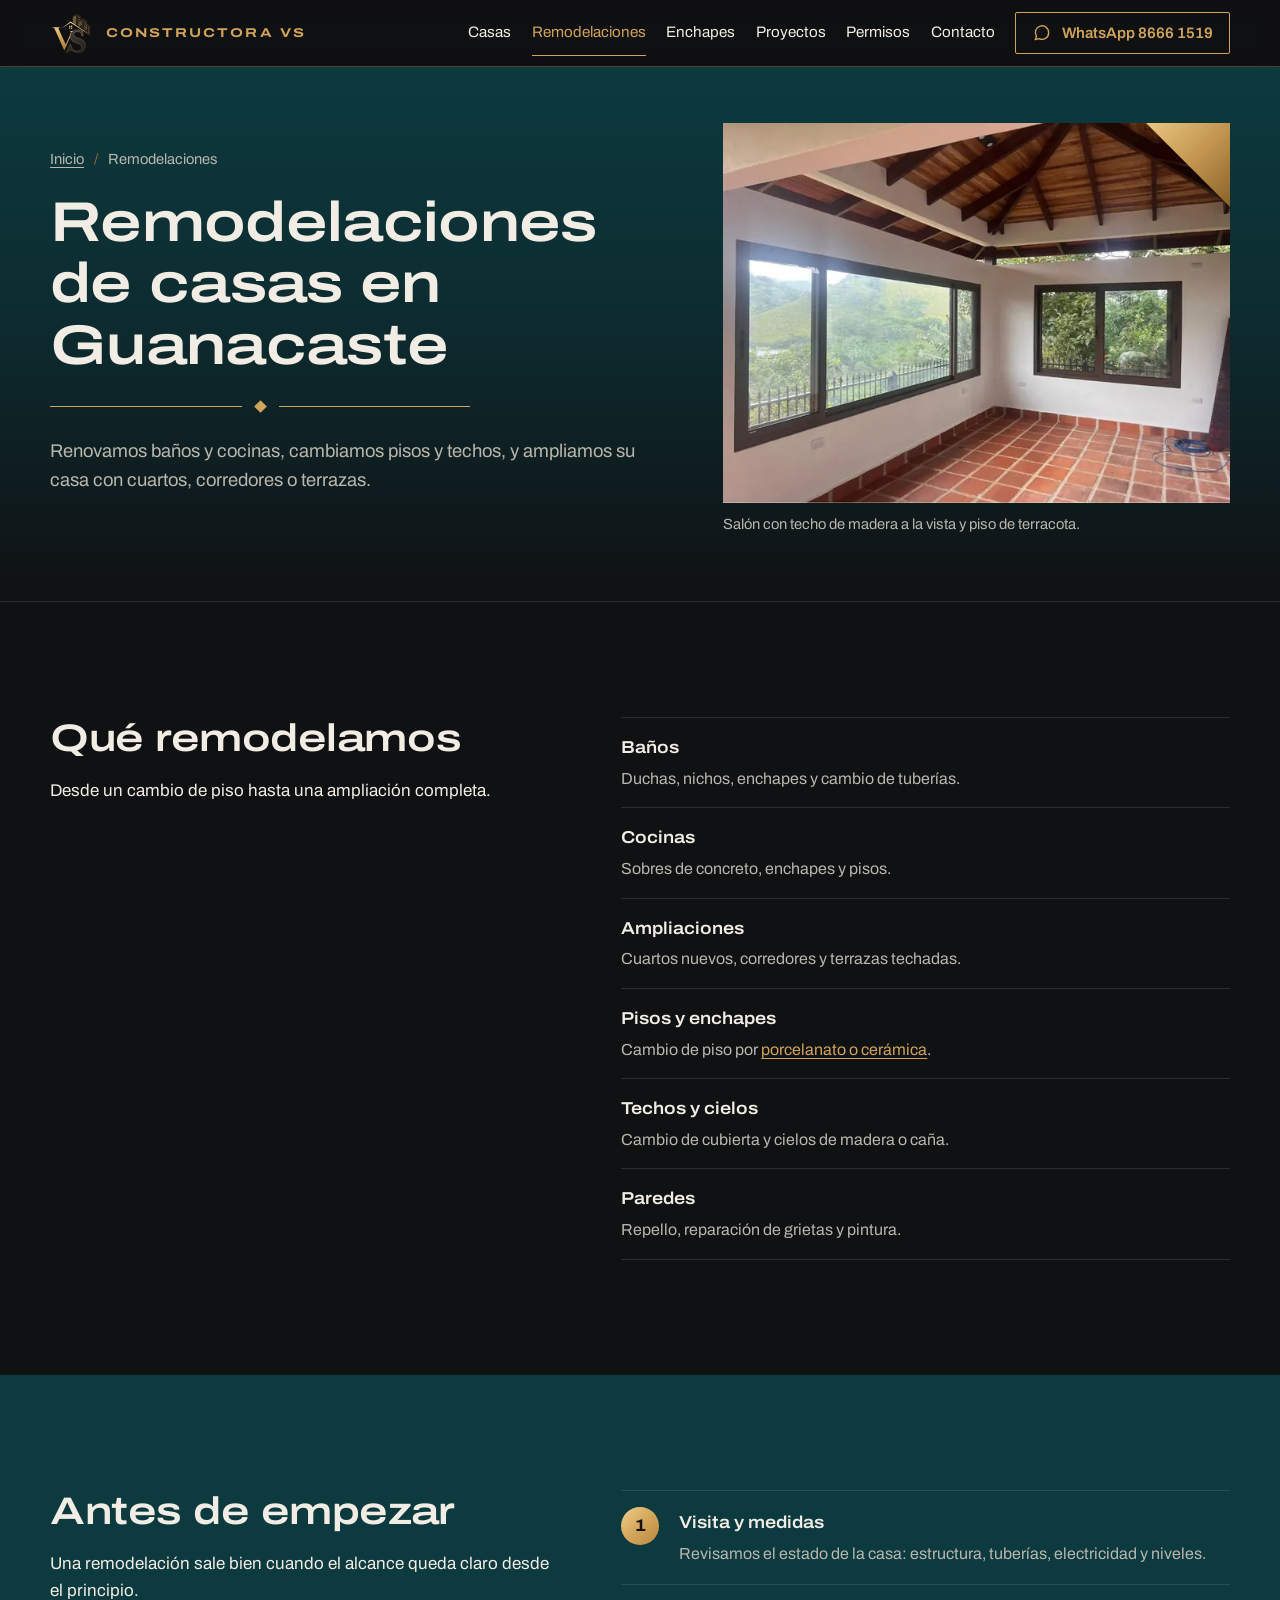
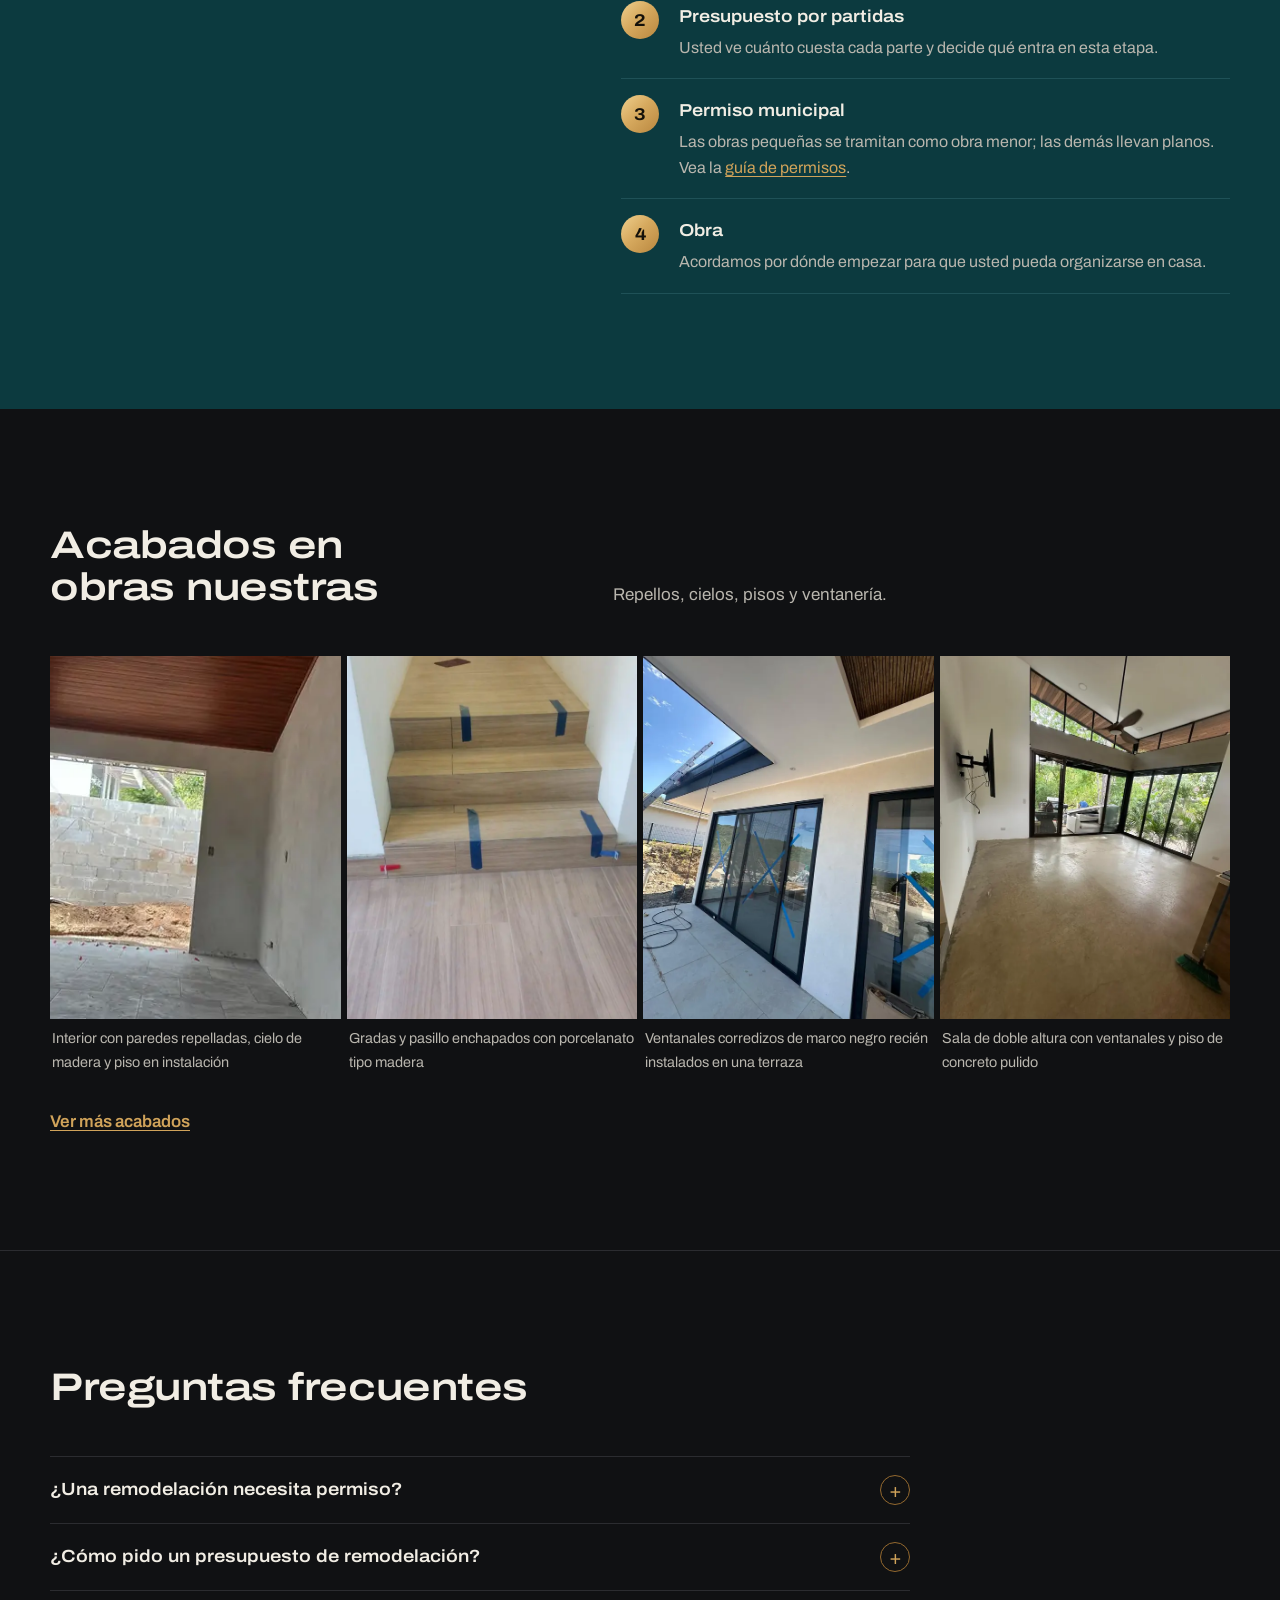
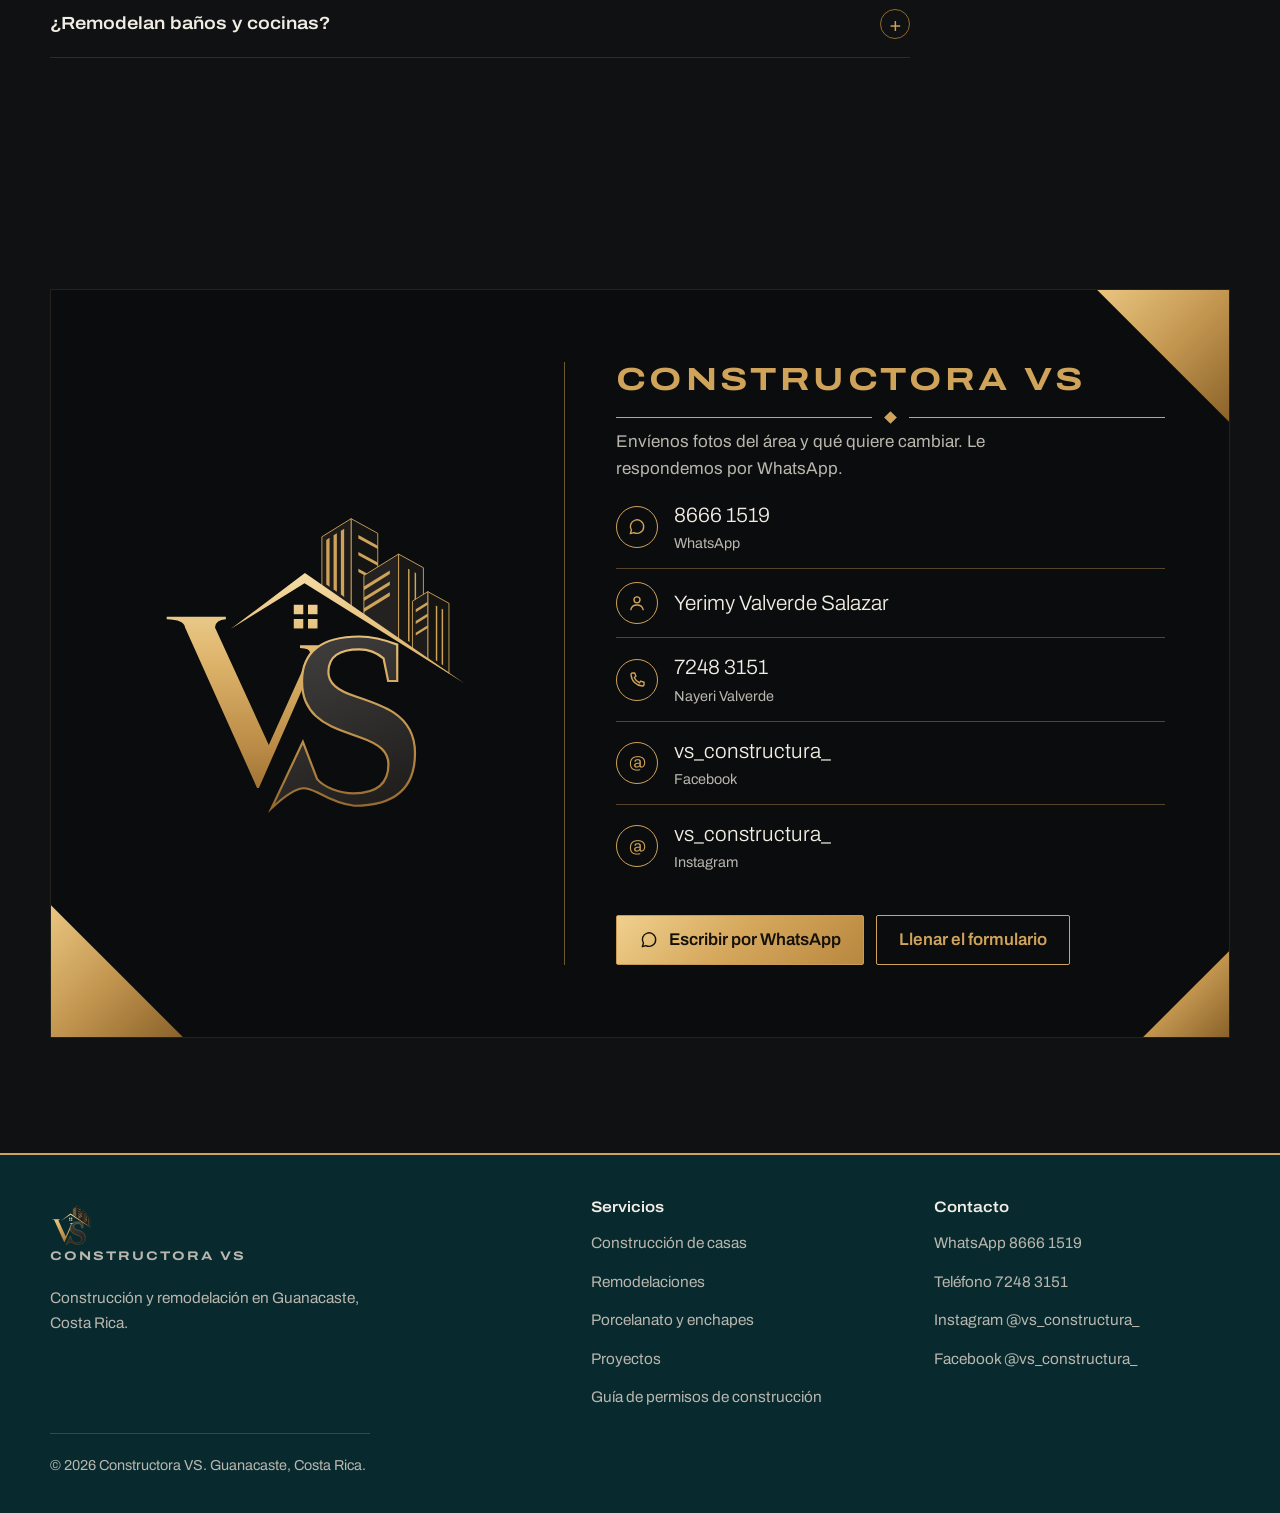
<file: sitio/remodelaciones.html>
<!doctype html>
<html lang="es-CR">
<head>
  <meta charset="utf-8">
  <meta name="viewport" content="width=device-width, initial-scale=1">
  <title>Remodelaciones de casas en Guanacaste | Constructora VS</title>
  <meta name="description" content="Remodelaciones en Guanacaste: baños, cocinas, ampliaciones, cambio de pisos, techos y cielos. Presupuesto por partidas. Escríbanos por WhatsApp al 8666 1519.">
  <link rel="canonical" href="https://constructoravs.com/remodelaciones">
  <meta name="theme-color" content="#101113">
  <meta name="color-scheme" content="dark">
  <link rel="preload" href="assets/fuentes/archivo-variable.woff2" as="font" type="font/woff2" crossorigin>
  <link rel="stylesheet" href="assets/css/estilos.css?v=2">
  <link rel="icon" href="favicon.ico" sizes="48x48">
  <link rel="icon" href="favicon.svg" type="image/svg+xml">
  <link rel="apple-touch-icon" href="apple-touch-icon.png">
  <link rel="manifest" href="site.webmanifest">
  <meta property="og:type" content="website">
  <meta property="og:locale" content="es_CR">
  <meta property="og:site_name" content="Constructora VS">
  <meta property="og:title" content="Remodelaciones de casas en Guanacaste | Constructora VS">
  <meta property="og:description" content="Remodelaciones en Guanacaste: baños, cocinas, ampliaciones, cambio de pisos, techos y cielos. Presupuesto por partidas. Escríbanos por WhatsApp al 8666 1519.">
  <meta property="og:url" content="https://constructoravs.com/remodelaciones">
  <meta property="og:image" content="https://constructoravs.com/assets/img/og-constructora-vs.jpg">
  <meta property="og:image:width" content="1200">
  <meta property="og:image:height" content="630">
  <meta property="og:image:alt" content="Logo de Constructora VS sobre fondo negro con esquinas doradas">
  <meta name="twitter:card" content="summary_large_image">
  <script type="application/ld+json">{"@context":"https://schema.org","@type":"GeneralContractor","@id":"https://constructoravs.com/#empresa","name":"Constructora VS","description":"Constructora en Guanacaste: casas y cabañas llave en mano, remodelaciones, piscinas e instalación de porcelanato y enchapes.","url":"https://constructoravs.com/","logo":"https://constructoravs.com/assets/img/iconos/icono-512.png","image":"https://constructoravs.com/assets/img/og-constructora-vs.jpg","telephone":"+506 8666 1519","address":{"@type":"PostalAddress","addressRegion":"Guanacaste","addressCountry":"CR"},"areaServed":{"@type":"AdministrativeArea","name":"Guanacaste, Costa Rica"},"contactPoint":[{"@type":"ContactPoint","contactType":"Presupuestos","name":"Yerimy Valverde Salazar","telephone":"+506 8666 1519","availableLanguage":"es"},{"@type":"ContactPoint","contactType":"Presupuestos","name":"Nayeri Valverde","telephone":"+506 7248 3151","availableLanguage":"es"}],"sameAs":["https://www.instagram.com/vs_constructura_/","https://www.facebook.com/vs_constructura_"]}</script>
  <script type="application/ld+json">{"@context":"https://schema.org","@type":"BreadcrumbList","itemListElement":[{"@type":"ListItem","position":1,"name":"Inicio","item":"https://constructoravs.com/"},{"@type":"ListItem","position":2,"name":"Remodelaciones","item":"https://constructoravs.com/remodelaciones"}]}</script>
  <script src="assets/js/sitio.js?v=2" defer></script>
</head>
<body>
  <a class="saltar" href="#contenido">Saltar al contenido</a>
  <header class="cabecera">
    <div class="contenedor cabecera__fila">
      <a class="marca" href="./" aria-label="Constructora VS, inicio">
        <img src="assets/img/logo/constructora-vs-isotipo.svg" width="44" height="43" alt="">
        <span>Constructora VS</span>
      </a>
      <button class="menu-boton" type="button" aria-expanded="false" aria-controls="menu">Menú</button>
      <nav class="nav" id="menu" aria-label="Principal">
        <ul>
          <li><a href="construccion-de-casas">Casas</a></li>
          <li><a href="remodelaciones" aria-current="page">Remodelaciones</a></li>
          <li><a href="enchapes-y-porcelanato">Enchapes</a></li>
          <li><a href="proyectos">Proyectos</a></li>
          <li><a href="permiso-de-construccion">Permisos</a></li>
          <li><a href="contacto">Contacto</a></li>
          <li><a class="boton boton--linea" href="https://wa.me/50686661519?text=Hola%2C%20vi%20su%20sitio%20web%20y%20quiero%20pedir%20un%20presupuesto." rel="noopener"><svg viewBox="0 0 24 24" fill="none" stroke="currentColor" stroke-width="1.7" stroke-linecap="round" stroke-linejoin="round" aria-hidden="true" focusable="false"><path d="M20 11.6a8 8 0 0 1-11.7 7.1L4 20l1.3-4.2A8 8 0 1 1 20 11.600Z"/></svg>WhatsApp 8666 1519</a></li>
        </ul>
      </nav>
    </div>
  </header>

  <main id="contenido">
    <section class="encabezado">
      <div class="contenedor encabezado__rejilla">
        <div>
          <nav class="migas" aria-label="Ruta de navegación"><ol><li><a href="./">Inicio</a></li><li aria-current="page">Remodelaciones</li></ol></nav>
          <h1>Remodelaciones de casas en Guanacaste</h1>
          <div class="regla" aria-hidden="true"><i></i></div>
          <p class="entrada">Renovamos baños y cocinas, cambiamos pisos y techos, y ampliamos su casa con cuartos, corredores o terrazas.</p>
        </div>
        <figure class="foto foto--esquina">
          <img src="assets/img/obras/techo-de-madera-a-la-vista-640.webp" srcset="assets/img/obras/techo-de-madera-a-la-vista-640.webp 640w, assets/img/obras/techo-de-madera-a-la-vista-1280.webp 1280w" sizes="(min-width: 960px) 500px, 92vw" width="640" height="480" alt="Salón con estructura de techo en madera a la vista y piso de terracota" fetchpriority="high" decoding="async">
          <figcaption>Salón con techo de madera a la vista y piso de terracota.</figcaption>
        </figure>
      </div>
    </section>

    <section class="seccion seccion--borde" aria-labelledby="que-t">
      <div class="contenedor dos-columnas">
        <div>
          <h2 id="que-t">Qué remodelamos</h2>
          <p>Desde un cambio de piso hasta una ampliación completa.</p>
        </div>
        <div>
          <ul class="lista">
            <li><strong>Baños</strong><span>Duchas, nichos, enchapes y cambio de tuberías.</span></li>
            <li><strong>Cocinas</strong><span>Sobres de concreto, enchapes y pisos.</span></li>
            <li><strong>Ampliaciones</strong><span>Cuartos nuevos, corredores y terrazas techadas.</span></li>
            <li><strong>Pisos y enchapes</strong><span>Cambio de piso por <a href="enchapes-y-porcelanato">porcelanato o cerámica</a>.</span></li>
            <li><strong>Techos y cielos</strong><span>Cambio de cubierta y cielos de madera o caña.</span></li>
            <li><strong>Paredes</strong><span>Repello, reparación de grietas y pintura.</span></li>
          </ul>
        </div>
      </div>
    </section>

    <section class="seccion seccion--panel" aria-labelledby="antes-t">
      <div class="contenedor dos-columnas">
        <div>
          <h2 id="antes-t">Antes de empezar</h2>
          <p>Una remodelación sale bien cuando el alcance queda claro desde el principio.</p>
        </div>
        <div>
          <ol class="pasos">
            <li><strong>Visita y medidas</strong><span>Revisamos el estado de la casa: estructura, tuberías, electricidad y niveles.</span></li>
            <li><strong>Presupuesto por partidas</strong><span>Usted ve cuánto cuesta cada parte y decide qué entra en esta etapa.</span></li>
            <li><strong>Permiso municipal</strong><span>Las obras pequeñas se tramitan como obra menor; las demás llevan planos. Vea la <a href="permiso-de-construccion#obras-menores">guía de permisos</a>.</span></li>
            <li><strong>Obra</strong><span>Acordamos por dónde empezar para que usted pueda organizarse en casa.</span></li>
          </ol>
        </div>
      </div>
    </section>

    <section class="seccion" aria-labelledby="fotos-t">
      <div class="contenedor">
        <div class="titular">
          <h2 id="fotos-t">Acabados en obras nuestras</h2>
          <p>Repellos, cielos, pisos y ventanería.</p>
        </div>
        <div class="tira">
          <figure><img src="assets/img/obras/repello-y-cielo-de-madera-640.webp" srcset="assets/img/obras/repello-y-cielo-de-madera-640.webp 640w, assets/img/obras/repello-y-cielo-de-madera-1280.webp 1280w" sizes="(min-width: 800px) 290px, 46vw" width="640" height="360" alt="Interior con paredes repelladas, cielo de madera y piso en instalación" loading="lazy" decoding="async"><figcaption>Interior con paredes repelladas, cielo de madera y piso en instalación</figcaption></figure>
          <figure><img src="assets/img/obras/gradas-porcelanato-tipo-madera-640.webp" srcset="assets/img/obras/gradas-porcelanato-tipo-madera-640.webp 640w, assets/img/obras/gradas-porcelanato-tipo-madera-720.webp 720w" sizes="(min-width: 800px) 290px, 46vw" width="640" height="1002" alt="Gradas y pasillo enchapados con porcelanato tipo madera" loading="lazy" decoding="async"><figcaption>Gradas y pasillo enchapados con porcelanato tipo madera</figcaption></figure>
          <figure><img src="assets/img/obras/ventanales-corredizos-640.webp" srcset="assets/img/obras/ventanales-corredizos-640.webp 640w, assets/img/obras/ventanales-corredizos-960.webp 960w" sizes="(min-width: 800px) 290px, 46vw" width="640" height="853" alt="Ventanales corredizos de marco negro recién instalados en una terraza" loading="lazy" decoding="async"><figcaption>Ventanales corredizos de marco negro recién instalados en una terraza</figcaption></figure>
          <figure><img src="assets/img/obras/sala-ventanales-piso-concreto-640.webp" srcset="assets/img/obras/sala-ventanales-piso-concreto-640.webp 640w, assets/img/obras/sala-ventanales-piso-concreto-960.webp 960w" sizes="(min-width: 800px) 290px, 46vw" width="640" height="853" alt="Sala de doble altura con ventanales y piso de concreto pulido" loading="lazy" decoding="async"><figcaption>Sala de doble altura con ventanales y piso de concreto pulido</figcaption></figure>
        </div>
        <a class="enlace-fuerte" href="proyectos#acabados">Ver más acabados</a>
      </div>
    </section>

    <section class="seccion seccion--borde" aria-labelledby="dudas-t">
      <div class="contenedor">
        <div class="titular"><h2 id="dudas-t">Preguntas frecuentes</h2></div>
        <div class="preguntas">
          <details class="pregunta"><summary>¿Una remodelación necesita permiso?</summary><p>Sí, también las pequeñas. Si la obra no pasa de diez salarios base y no toca la estructura ni los sistemas eléctrico o mecánico, se tramita como obra menor en la municipalidad. Las demás llevan planos de un profesional. Lo explicamos en la <a href="permiso-de-construccion#obras-menores">guía de permisos</a>.</p></details>
          <details class="pregunta"><summary>¿Cómo pido un presupuesto de remodelación?</summary><p>Envíenos por WhatsApp fotos del área, las medidas aproximadas y qué quiere cambiar. Con eso le damos una primera idea y coordinamos la visita.</p></details>
          <details class="pregunta"><summary>¿Remodelan baños y cocinas?</summary><p>Sí. Hacemos la obra completa: demolición, tuberías, repello, enchapes y pisos.</p></details>
        </div>
      </div>
    </section>

    <section class="seccion" aria-labelledby="contacto-t">
      <div class="contenedor">
        <div class="tarjeta">
          <span class="tarjeta__esquina tarjeta__esquina--a"></span>
          <span class="tarjeta__esquina tarjeta__esquina--b"></span>
          <span class="tarjeta__esquina tarjeta__esquina--c"></span>
          <div class="tarjeta__logo">
            <img src="assets/img/logo/constructora-vs-isotipo.svg" width="901" height="880" alt="Logo de Constructora VS" loading="lazy">
          </div>
          <div class="tarjeta__datos">
            <h2 class="tarjeta__nombre" id="contacto-t">Constructora VS</h2>
            <div class="regla" aria-hidden="true"><i></i></div>
            <p class="tarjeta__pregunta">Envíenos fotos del área y qué quiere cambiar. Le respondemos por WhatsApp.</p>
            <ul class="datos">
            <li><span class="aro"><svg viewBox="0 0 24 24" fill="none" stroke="currentColor" stroke-width="1.7" stroke-linecap="round" stroke-linejoin="round" aria-hidden="true" focusable="false"><path d="M20 11.6a8 8 0 0 1-11.7 7.1L4 20l1.3-4.2A8 8 0 1 1 20 11.600Z"/></svg></span><a href="https://wa.me/50686661519?text=Hola%2C%20vi%20su%20sitio%20web%20y%20quiero%20pedir%20un%20presupuesto." rel="noopener">8666 1519<small>WhatsApp</small></a></li>
            <li><span class="aro"><svg viewBox="0 0 24 24" fill="none" stroke="currentColor" stroke-width="1.7" stroke-linecap="round" stroke-linejoin="round" aria-hidden="true" focusable="false"><circle cx="12" cy="8.200" r="3.600"/><path d="M4.600 20c.800-3.700 3.700-5.700 7.400-5.700s6.600 2 7.400 5.700"/></svg></span><span class="dato">Yerimy Valverde Salazar</span></li>
            <li><span class="aro"><svg viewBox="0 0 24 24" fill="none" stroke="currentColor" stroke-width="1.7" stroke-linecap="round" stroke-linejoin="round" aria-hidden="true" focusable="false"><path d="M6.6 3.6h2.7l1.4 3.900-2 1.500a12 12 0 0 0 6.300 6.300l1.500-2 3.900 1.400v2.700a1.800 1.800 0 0 1-2 1.800C10.900 18.600 5.400 13.100 4.800 5.600a1.800 1.800 0 0 1 1.800-2Z"/></svg></span><a href="tel:+50672483151">7248 3151<small>Nayeri Valverde</small></a></li>
            <li><span class="aro" aria-hidden="true">@</span><a href="https://www.facebook.com/vs_constructura_" rel="noopener">vs_constructura_<small>Facebook</small></a></li>
            <li><span class="aro" aria-hidden="true">@</span><a href="https://www.instagram.com/vs_constructura_/" rel="noopener">vs_constructura_<small>Instagram</small></a></li>
          </ul>
            <div class="acciones">
              <a class="boton boton--oro" href="https://wa.me/50686661519?text=Hola%2C%20vi%20su%20sitio%20web%20y%20quiero%20pedir%20un%20presupuesto." rel="noopener"><svg viewBox="0 0 24 24" fill="none" stroke="currentColor" stroke-width="1.7" stroke-linecap="round" stroke-linejoin="round" aria-hidden="true" focusable="false"><path d="M20 11.6a8 8 0 0 1-11.7 7.1L4 20l1.3-4.2A8 8 0 1 1 20 11.600Z"/></svg>Escribir por WhatsApp</a>
              <a class="boton boton--linea" href="contacto">Llenar el formulario</a>
            </div>
          </div>
        </div>
      </div>
    </section>
  </main>

  <footer class="pie">
    <div class="contenedor">
      <div class="pie__rejilla">
        <div>
          <a class="marca" href="./" aria-label="Constructora VS, inicio">
            <img src="assets/img/logo/constructora-vs-isotipo.svg" width="44" height="43" alt="" loading="lazy">
            <span>Constructora VS</span>
          </a>
          <p>Construcción y remodelación en Guanacaste, Costa Rica.</p>
        </div>
        <nav aria-label="Servicios y guías">
          <h2>Servicios</h2>
          <ul>
            <li><a href="construccion-de-casas">Construcción de casas</a></li>
            <li><a href="remodelaciones">Remodelaciones</a></li>
            <li><a href="enchapes-y-porcelanato">Porcelanato y enchapes</a></li>
            <li><a href="proyectos">Proyectos</a></li>
            <li><a href="permiso-de-construccion">Guía de permisos de construcción</a></li>
          </ul>
        </nav>
        <div>
          <h2>Contacto</h2>
          <ul>
            <li><a href="https://wa.me/50686661519?text=Hola%2C%20vi%20su%20sitio%20web%20y%20quiero%20pedir%20un%20presupuesto." rel="noopener">WhatsApp 8666 1519</a></li>
            <li><a href="tel:+50672483151">Teléfono 7248 3151</a></li>
            <li><a href="https://www.instagram.com/vs_constructura_/" rel="noopener">Instagram @vs_constructura_</a></li>
            <li><a href="https://www.facebook.com/vs_constructura_" rel="noopener">Facebook @vs_constructura_</a></li>
          </ul>
        </div>
      </div>
      <p class="pie__legal">© 2026 Constructora VS. Guanacaste, Costa Rica.</p>
    </div>
  </footer>

  <div class="barra-movil">
    <a href="https://wa.me/50686661519?text=Hola%2C%20vi%20su%20sitio%20web%20y%20quiero%20pedir%20un%20presupuesto." rel="noopener"><svg viewBox="0 0 24 24" fill="none" stroke="currentColor" stroke-width="1.7" stroke-linecap="round" stroke-linejoin="round" aria-hidden="true" focusable="false"><path d="M20 11.6a8 8 0 0 1-11.7 7.1L4 20l1.3-4.2A8 8 0 1 1 20 11.600Z"/></svg>WhatsApp</a>
    <a href="tel:+50672483151"><svg viewBox="0 0 24 24" fill="none" stroke="currentColor" stroke-width="1.7" stroke-linecap="round" stroke-linejoin="round" aria-hidden="true" focusable="false"><path d="M6.6 3.6h2.7l1.4 3.900-2 1.500a12 12 0 0 0 6.300 6.300l1.500-2 3.900 1.400v2.700a1.800 1.800 0 0 1-2 1.800C10.900 18.600 5.400 13.100 4.800 5.600a1.800 1.800 0 0 1 1.800-2Z"/></svg>Llamar</a>
  </div>
</body>
</html>
</file>
<file: sitio/assets/css/estilos.css>
/* ==========================================================================
   Constructora VS · estilos del sitio
   Negro y dorado, a partir del logo y de la tarjeta de presentación,
   con el color de Guanacaste: el verde azulado del Pacífico y de las
   piscinas, y un resplandor de atardecer detrás de la casa de la portada.
   Índice: 1 fuente · 2 variables · 3 base · 4 piezas comunes · 5 cabecera
           6 portada · 7 secciones del inicio · 8 páginas interiores
           9 galería y visor · 10 tarjeta de contacto y formulario
           11 pie y barra móvil · 12 movimiento
   ========================================================================== */

/* 1. Fuente ---------------------------------------------------------------- */
@font-face {
  font-family: "Archivo";
  src: url("../fuentes/archivo-variable.woff2") format("woff2");
  font-weight: 100 900;
  font-stretch: 62% 125%;
  font-style: normal;
  font-display: swap;
}

/* 2. Variables ------------------------------------------------------------- */
:root {
  --negro: #101113;        /* fondo: el negro del logo */
  --carbon: #0B0C0D;       /* fondo de la tarjeta y del pie */
  --grafito: #191A1D;      /* paneles */
  --linea: #2B2C30;        /* líneas discretas sobre el fondo */
  --oro: #D0A35A;          /* dorado para texto, líneas y botones */
  --oro-claro: #F5DCA5;
  --oro-viejo: #94692F;
  --marfil: #F1EDE4;       /* texto */
  --plata: #B9B6AE;        /* texto secundario */

  /* Color de Guanacaste */
  --pacifico: #0C3A3F;       /* paneles y cielo de portada: el agua honda */
  --pacifico-hondo: #082A2E; /* pie */
  --linea-pacifico: #1F5157; /* líneas sobre el verde azulado */
  --piscina: #46C8BE;        /* detalles: líneas de etapas, avisos */

  /* Dorado metálico: el mismo de las esquinas de la tarjeta */
  --oro-metal: linear-gradient(135deg, #F0D08E 0%, #D6A95E 46%, #B9873F 100%);
  --oro-metal-claro: linear-gradient(135deg, #F7DEA6 0%, #E2B96E 46%, #C9984D 100%);
  /* Cielo: verde azulado arriba que baja al negro */
  --cielo: linear-gradient(180deg, var(--pacifico) 0%, #0D2B2F 48%, var(--negro) 100%);

  --fuente: "Archivo", system-ui, -apple-system, "Segoe UI", Roboto, "Helvetica Neue", Arial, sans-serif;
  --ancho-titulos: 112%;   /* Archivo ensanchada: sube en pantallas grandes */
  --ancho: 1180px;
  --margen: clamp(20px, 5vw, 48px);
  --ritmo: clamp(64px, 9vw, 116px);
  --barra-movil: 58px;
}
@media (min-width: 600px) { :root { --ancho-titulos: 118%; } }
@media (min-width: 960px) { :root { --ancho-titulos: 125%; } }

/* 3. Base ------------------------------------------------------------------ */
*, *::before, *::after { box-sizing: border-box; }

html {
  -webkit-text-size-adjust: 100%;
  text-size-adjust: 100%;
  scroll-padding-top: 88px;
}

body {
  margin: 0;
  padding-bottom: calc(var(--barra-movil) + env(safe-area-inset-bottom, 0px));
  background: var(--negro);
  color: var(--marfil);
  font-family: var(--fuente);
  font-size: 1.0625rem;
  line-height: 1.6;
  font-stretch: 100%;
  overflow-wrap: break-word;   /* último recurso: una palabra que no cabe se parte, no se sale */
  -webkit-font-smoothing: antialiased;
  -moz-osx-font-smoothing: grayscale;
}
@media (min-width: 900px) { body { padding-bottom: 0; } }

img, svg, video { display: block; max-width: 100%; }
img, video { height: auto; }

h1, h2, h3 {
  margin: 0;
  font-weight: 600;
  font-stretch: var(--ancho-titulos);
  line-height: 1.1;
  letter-spacing: -0.012em;
  text-wrap: balance;
}
h1 { font-size: clamp(2rem, 1.25rem + 3.6vw, 3.5rem); }
h2 { font-size: clamp(1.6rem, 1.2rem + 1.7vw, 2.4rem); }
h3 { font-size: 1.22rem; line-height: 1.25; letter-spacing: 0; }

p { margin: 0 0 1em; max-width: 66ch; text-wrap: pretty; }
ul, ol { margin: 0; padding: 0; }

a { color: var(--oro); text-decoration-thickness: 1px; text-underline-offset: 0.2em; }
a:hover { color: var(--oro-claro); }

:focus-visible { outline: 2px solid var(--marfil); outline-offset: 3px; }

::selection { background: var(--oro); color: #15110A; }

[hidden] { display: none !important; }

.solo-lectores {
  position: absolute; width: 1px; height: 1px; margin: -1px; padding: 0;
  overflow: hidden; clip: rect(0 0 0 0); white-space: nowrap; border: 0;
}

.saltar {
  position: absolute; left: 12px; top: -80px; z-index: 100;
  padding: 12px 18px; background: var(--oro); color: #15110A; font-weight: 600;
}
.saltar:focus { top: 12px; color: #15110A; }

/* 4. Piezas comunes -------------------------------------------------------- */
.contenedor {
  width: min(100% - 2 * var(--margen), var(--ancho));
  margin-inline: auto;
}

.seccion { padding-block: var(--ritmo); }
.seccion--borde { border-top: 1px solid var(--linea); }
.seccion--panel { --linea: var(--linea-pacifico); background: var(--pacifico); }

/* Franja dorada: la tarjeta al revés, texto negro sobre oro */
.seccion--oro {
  --linea: rgba(21, 17, 10, 0.28);
  background: linear-gradient(115deg, #E8C47E 0%, var(--oro) 50%, #BF8E46 100%);
  color: #15110A;
}
.seccion--oro p { color: #3A2C14; }
.seccion--oro a { color: #15110A; }
.seccion--oro :focus-visible { outline-color: #15110A; }
.seccion--oro ::selection { background: #15110A; color: var(--oro-claro); }

.entrada { color: var(--plata); font-size: 1.15rem; line-height: 1.55; max-width: 58ch; }

/* Regla con rombo: la misma que va bajo el nombre en el logo y en la tarjeta */
.regla {
  display: flex; align-items: center; gap: 14px;
  width: min(100%, 420px);
  margin-block: clamp(18px, 2.4vw, 26px);
  color: var(--oro);
}
.regla::before, .regla::after { content: ""; flex: 1; height: 1px; background: currentColor; }
.regla i { width: 9px; height: 9px; background: currentColor; transform: rotate(45deg); }

.boton {
  display: inline-flex; align-items: center; justify-content: center; gap: 10px;
  min-height: 50px; padding: 12px 22px;
  border: 1px solid var(--oro); border-radius: 2px;
  font: inherit; font-weight: 600; line-height: 1.2; text-decoration: none; text-align: center;
  cursor: pointer;
}
.boton svg { width: 20px; height: 20px; flex: none; }
.boton--oro { background: var(--oro-metal); border-color: #C99A52; color: #15110A; }
.boton--oro:hover { background: var(--oro-metal-claro); border-color: #DDB36A; color: #15110A; }
.boton--linea { background: transparent; color: var(--oro); }
.boton--linea:hover { background: rgba(208, 163, 90, 0.12); color: var(--oro-claro); }

.acciones { display: flex; flex-wrap: wrap; gap: 12px; margin-top: 28px; }
/* Teléfono: botones a todo el ancho y un punto más chicos, para que el texto quepa en un renglón */
@media (max-width: 479.98px) { .acciones .boton { flex: 1 1 100%; padding-inline: 14px; font-size: 1rem; } }

.enlace-fuerte { display: inline-block; margin-top: 22px; font-weight: 600; }

/* Título de sección con su texto al lado en pantallas anchas */
.titular { display: grid; gap: 14px; margin-bottom: clamp(28px, 4vw, 48px); }
.titular p { color: var(--plata); margin: 0; }
@media (min-width: 900px) {
  .titular { grid-template-columns: minmax(0, 5fr) minmax(0, 6fr); gap: 48px; align-items: end; }
}

/* 5. Cabecera -------------------------------------------------------------- */
.cabecera {
  position: sticky; top: 0; z-index: 40;
  background: rgba(16, 17, 19, 0.94);
  border-bottom: 1px solid rgba(208, 163, 90, 0.32);
}
@supports (backdrop-filter: blur(8px)) {
  .cabecera { background: rgba(16, 17, 19, 0.82); backdrop-filter: blur(10px); }
}
.cabecera__fila { display: flex; align-items: center; gap: 20px; min-height: 66px; }

.marca {
  display: inline-flex; align-items: center; gap: 12px;
  color: var(--oro); text-decoration: none;
  font-size: 0.8rem; font-weight: 700; font-stretch: 125%;
  letter-spacing: 0.16em; text-transform: uppercase; white-space: nowrap;
  flex: none;   /* la marca no se encoge: si se encoge, su texto se monta sobre el menú */
}
.marca:hover { color: var(--oro-claro); }
.marca img { width: 44px; height: 43px; max-width: none; flex: none; }

.menu-boton {
  display: none; margin-left: auto;
  min-height: 44px; padding: 8px 16px;
  background: transparent; color: var(--marfil);
  border: 1px solid var(--linea); border-radius: 2px;
  font: inherit; font-weight: 500; cursor: pointer;
}
.menu-boton[aria-expanded="true"] { border-color: var(--oro); color: var(--oro); }

.nav { margin-left: auto; }
.nav ul { display: flex; flex-wrap: wrap; align-items: center; gap: 4px clamp(12px, 1.6vw, 28px); list-style: none; }
.nav a {
  display: inline-block; padding: 10px 0;
  color: var(--marfil); text-decoration: none; font-size: 0.95rem;
  border-bottom: 1px solid transparent;
}
.nav a:hover { color: var(--oro); }
.nav a[aria-current="page"] { color: var(--oro); border-bottom-color: var(--oro); }
.nav a.boton { display: inline-flex; min-height: 42px; padding: 8px 16px; color: var(--oro); border-bottom: 1px solid var(--oro); }
.nav .boton:hover { color: var(--oro-claro); }

/* El menú en fila necesita unos 1180 px. Por debajo se pliega tras el botón "Menú":
   así tampoco se parte en dos renglones en tabletas ni en el "sitio de escritorio"
   del teléfono (980 px). */
@media (max-width: 1179.98px) {
  .cabecera__fila { flex-wrap: wrap; min-height: 60px; }
  .marca img { width: 38px; height: 37px; }
  .nav { flex-basis: 100%; margin: 0; padding-bottom: 14px; }
  .nav ul { flex-direction: column; align-items: stretch; gap: 0; }
  .nav li { border-top: 1px solid var(--linea); }
  .nav a { display: block; padding: 14px 2px; font-size: 1.05rem; }
  .nav a[aria-current="page"] { border-bottom-color: transparent; }
  .nav a.boton { display: flex; margin-top: 14px; min-height: 50px; }
  .nav li:last-child { border-top: 0; }
  /* Con JavaScript el menú se pliega; sin JavaScript queda siempre a la vista */
  .js .menu-boton { display: inline-flex; align-items: center; }
  .js .nav { display: none; }
  .js .nav.nav--abierta { display: block; }
}
/* Teléfonos angostos: la marca y "Menú" caben en un solo renglón */
@media (max-width: 399.98px) {
  .cabecera__fila { gap: 12px; }
  .marca { gap: 9px; font-size: clamp(0.64rem, 3.3vw, 0.8rem); letter-spacing: 0.1em; }
  .marca img { width: 34px; height: 33px; }
  .menu-boton { padding-inline: 12px; }
}
/* Teléfono acostado: la cabecera no se queda pegada, para no comerse la pantalla */
@media (max-height: 480px) and (orientation: landscape) {
  .cabecera { position: static; }
  html { scroll-padding-top: 16px; }
}

/* 6. Portada: la casa del logo a tamaño de página -------------------------- */
.portada {
  padding-block: clamp(28px, 5vw, 60px) var(--ritmo); overflow-x: clip;
  /* resplandor del atardecer detrás de la casa, sobre el cielo */
  background:
    radial-gradient(ellipse 62% 50% at 30% 58%, rgba(233, 131, 59, 0.2), transparent 72%),
    var(--cielo);
}
.portada__rejilla { display: grid; gap: clamp(36px, 6vw, 72px); align-items: center; }
/* El título se mide contra su columna (cqi), no contra la pantalla: en dos columnas
   la columna es angosta y "Constructora" tiene que caber entera. */
.portada__texto { container-type: inline-size; }
.portada__texto h1 {
  font-size: clamp(2.15rem, 1.2rem + 4.4vw, 3.9rem);
  font-size: min(clamp(2.15rem, 1.2rem + 4.4vw, 3.9rem), 12.2cqi);
  line-height: 1.02;
}
.portada__texto .entrada { margin-bottom: 0; }

@media (min-width: 960px) {
  .portada__rejilla { grid-template-columns: minmax(0, 11fr) minmax(0, 10fr); }
  .portada__casa { order: 1; }
  .portada__texto {
    order: 2;
    padding-left: clamp(28px, 4vw, 56px);
    border-left: 1px solid rgba(208, 163, 90, 0.5);   /* la línea vertical de la tarjeta */
  }
}

.casa { position: relative; margin: 0; }
.casa__caja { position: relative; aspect-ratio: 600 / 680; }
/* Los edificios del logo, detrás del techo (dibujados en el SVG de la portada) */
.casa__edificio { transform-box: fill-box; }
.casa__foto {
  position: absolute; inset: 0; width: 100%; height: 100%;
  object-fit: cover; object-position: 38% 50%;
  /* silueta de casa: cumbrera a un tercio, como el techo del logo */
  clip-path: polygon(0 27.76%, 34% 6.76%, 100% 47.53%, 100% 100%, 0 100%);
}
.casa__techo { position: absolute; inset: 0; width: 100%; height: 100%; overflow: visible; }
.casa figcaption { margin-top: 12px; color: var(--plata); font-size: 0.92rem; }

@supports not (width: 1cqi) {
  @media (min-width: 960px) {
    .portada__texto h1 { font-size: clamp(2.4rem, 0.4rem + 3.5vw, 3.6rem); }
    .encabezado:not(.encabezado--simple) h1 { font-size: clamp(2rem, 4.4vw, 3.5rem); }
  }
}

/* 7. Secciones del inicio -------------------------------------------------- */
/* Servicios en filas, con el ritmo de los renglones de la tarjeta */
.filas { list-style: none; border-top: 1px solid var(--linea); }
.fila {
  position: relative;
  display: grid; grid-template-columns: clamp(76px, 24vw, 104px) minmax(0, 1fr); gap: clamp(12px, 4vw, 18px);
  align-items: center; padding: 18px 0;
  border-bottom: 1px solid var(--linea);
}
.fila img { width: 100%; aspect-ratio: 4 / 3; object-fit: cover; }
.fila h3 a { color: var(--marfil); text-decoration: none; }
.fila h3 a::after { content: ""; position: absolute; inset: 0; }      /* toda la fila es el enlace */
.fila:hover h3 a, .fila h3 a:focus-visible { color: var(--oro); }
.fila:hover { border-bottom-color: var(--oro-viejo); }
.fila p { margin: 6px 0 0; color: var(--plata); font-size: 1rem; }
@media (min-width: 700px) {
  .fila { grid-template-columns: 168px minmax(0, 1fr); gap: 28px; padding: 22px 0; }
  .fila h3 { font-size: 1.4rem; }
}

/* Etapas de obra: son una secuencia real, por eso van numeradas */
.etapas { list-style: none; display: grid; gap: 34px 24px; counter-reset: etapa; }
.etapa { counter-increment: etapa; }
.etapa img { width: 100%; aspect-ratio: 4 / 3; object-fit: cover; }
.etapa__paso {
  display: flex; align-items: center; gap: 12px; margin: 16px 0 8px;
  color: var(--oro); font-stretch: 125%; font-weight: 700; font-size: 2.1rem; line-height: 1;
}
.etapa__paso::before { content: counter(etapa); }
.etapa__paso::after { content: ""; flex: 1; height: 2px; background: linear-gradient(90deg, var(--piscina), rgba(70, 200, 190, 0)); }
.etapa p { margin: 6px 0 0; color: var(--plata); font-size: 1rem; }
@media (min-width: 620px) { .etapas { grid-template-columns: repeat(2, minmax(0, 1fr)); } }
@media (min-width: 1000px) { .etapas { grid-template-columns: repeat(4, minmax(0, 1fr)); } }

/* Mosaico de obras */
.mosaico { display: grid; grid-template-columns: repeat(2, minmax(0, 1fr)); gap: 6px; }
.mosaico a { display: block; overflow: hidden; background: var(--grafito); }
.mosaico img { width: 100%; height: 100%; aspect-ratio: 1; object-fit: cover; }
.mosaico a:hover img { opacity: 0.86; }
@media (min-width: 800px) {
  .mosaico { grid-template-columns: repeat(4, minmax(0, 1fr)); grid-auto-rows: clamp(170px, 19vw, 236px); }
  .mosaico a { position: relative; }
  .mosaico img { position: absolute; inset: 0; aspect-ratio: auto; }
  .mosaico a:first-child { grid-column: span 2; grid-row: span 2; }
}

/* Zonas */
.zonas { display: grid; gap: 28px; }
.zonas ul { list-style: none; display: flex; flex-wrap: wrap; gap: 10px; }
.zonas li {
  padding: 9px 16px; border: 1px solid var(--linea); color: var(--marfil);
  font-stretch: 112%; font-weight: 500; font-size: 0.98rem;
}
/* Sobre la franja dorada las zonas son placas negras con letra dorada */
.seccion--oro .zonas li { background: var(--negro); border-color: var(--negro); color: var(--oro-claro); font-weight: 600; }
@media (min-width: 900px) { .zonas { grid-template-columns: minmax(0, 5fr) minmax(0, 6fr); gap: 48px; align-items: start; } }

/* 8. Páginas interiores ---------------------------------------------------- */
.migas { margin-bottom: 20px; font-size: 0.92rem; color: var(--plata); }
.migas ol { list-style: none; display: flex; flex-wrap: wrap; gap: 6px 10px; }
.migas li + li::before { content: "/"; margin-right: 10px; color: var(--oro-viejo); }
.migas a { color: var(--plata); }
.migas a:hover { color: var(--oro); }

.encabezado { padding-block: clamp(28px, 5vw, 56px) clamp(36px, 6vw, 64px); background: var(--cielo); }
.encabezado__rejilla { display: grid; gap: clamp(28px, 5vw, 64px); align-items: center; }
.encabezado__rejilla > div { container-type: inline-size; }   /* ver la nota de la portada */
.encabezado h1 { max-width: 18ch; }
.encabezado__rejilla h1 { font-size: min(clamp(2rem, 1.25rem + 3.6vw, 3.5rem), 9.6cqi); }
@media (min-width: 960px) {
  .encabezado__rejilla { grid-template-columns: minmax(0, 6fr) minmax(0, 5fr); }
  .encabezado--simple .encabezado__rejilla { grid-template-columns: minmax(0, 1fr); }
}
.encabezado--simple h1 { max-width: 22ch; }

/* Foto con la esquina dorada de la tarjeta */
.foto { position: relative; margin: 0; }
.foto img { width: 100%; }
.foto--esquina::after {
  content: ""; position: absolute; top: 0; right: 0; width: clamp(44px, 9vw, 84px); aspect-ratio: 1;
  background: linear-gradient(135deg, #E9C680, #C39650 50%, #8A6229);
  clip-path: polygon(0 0, 100% 0, 100% 100%);
}
.foto figcaption { margin-top: 10px; color: var(--plata); font-size: 0.92rem; }

.dos-columnas { display: grid; gap: clamp(28px, 5vw, 64px); }
@media (min-width: 900px) { .dos-columnas { grid-template-columns: minmax(0, 5fr) minmax(0, 6fr); align-items: start; } }
.dos-columnas > div > h2 { margin-bottom: 18px; }

.lista { list-style: none; border-top: 1px solid var(--linea); }
.lista li { padding: 16px 0; border-bottom: 1px solid var(--linea); }
.lista strong { display: block; font-stretch: 112%; font-weight: 600; font-size: 1.08rem; }
.lista span { display: block; margin-top: 4px; color: var(--plata); font-size: 1rem; }

.pasos { list-style: none; counter-reset: paso; display: grid; gap: 0; border-top: 1px solid var(--linea); }
.pasos li {
  counter-increment: paso; position: relative;
  padding: 18px 0 18px 58px; border-bottom: 1px solid var(--linea);
}
.pasos li::before {
  content: counter(paso); position: absolute; left: 0; top: 16px;
  width: 38px; height: 38px; display: grid; place-items: center;
  background: var(--oro-metal); border-radius: 50%;
  color: #15110A; font-weight: 700; font-stretch: 112%;
}
.pasos strong { display: block; font-stretch: 112%; font-weight: 600; font-size: 1.08rem; }
.pasos span { display: block; margin-top: 4px; color: var(--plata); font-size: 1rem; }

.tira { display: grid; grid-template-columns: repeat(2, minmax(0, 1fr)); gap: 6px; }
.tira figure { margin: 0; }
.tira img { width: 100%; aspect-ratio: 4 / 5; object-fit: cover; }
.tira figcaption { padding: 8px 2px 12px; color: var(--plata); font-size: 0.9rem; }
@media (min-width: 800px) { .tira { grid-template-columns: repeat(4, minmax(0, 1fr)); } }
.tira--tres img { aspect-ratio: 4 / 3; }
@media (min-width: 800px) { .tira--tres { grid-template-columns: repeat(3, minmax(0, 1fr)); } }

.preguntas { border-top: 1px solid var(--linea); max-width: 860px; }
.pregunta { border-bottom: 1px solid var(--linea); }
.pregunta summary {
  display: flex; justify-content: space-between; align-items: center; gap: 18px;
  padding: 18px 0; cursor: pointer; list-style: none;
  font-stretch: 112%; font-weight: 600; font-size: 1.1rem;
}
.pregunta summary::-webkit-details-marker { display: none; }
.pregunta summary::after {
  content: "+"; flex: none; width: 30px; height: 30px; display: grid; place-items: center;
  border: 1px solid var(--oro-viejo); border-radius: 50%; color: var(--oro); font-weight: 400; font-size: 1.2rem; line-height: 1;
}
.pregunta[open] summary::after { content: "–"; }
.pregunta summary:hover { color: var(--oro); }
.pregunta p { margin: 0; padding: 0 0 20px; color: var(--plata); }

/* Guía (texto largo) */
.prosa { max-width: 720px; }
.prosa h2 { margin: 2.2em 0 0.6em; font-size: clamp(1.4rem, 1.1rem + 1.2vw, 1.9rem); }
.prosa h2:first-child { margin-top: 0; }
.prosa h3 { margin: 1.6em 0 0.4em; }
.prosa p, .prosa li { color: #DAD6CD; }
.prosa ul, .prosa ol { margin: 0 0 1.2em; padding-left: 1.3em; }
.prosa li { margin-bottom: 0.5em; padding-left: 0.2em; }
.prosa li::marker { color: var(--oro); font-weight: 600; }
.prosa strong { color: var(--marfil); font-weight: 600; }
.nota {
  margin: 1.6em 0; padding: 18px 20px; background: var(--pacifico);
  border-left: 3px solid var(--piscina); color: var(--marfil);
}
.nota p { margin: 0; color: inherit; }
.guia { display: grid; gap: clamp(28px, 5vw, 72px); }
.guia__indice { align-self: start; }
.guia__indice h2 { font-size: 1rem; font-stretch: 112%; margin-bottom: 12px; color: var(--plata); font-weight: 500; }
.guia__indice ol { list-style: none; border-top: 1px solid var(--linea); }
.guia__indice li { border-bottom: 1px solid var(--linea); }
.guia__indice a { display: block; padding: 11px 0; color: var(--marfil); text-decoration: none; font-size: 0.98rem; }
.guia__indice a:hover { color: var(--oro); }
@media (min-width: 1000px) {
  .guia { grid-template-columns: 280px minmax(0, 1fr); }
  .guia__indice { position: sticky; top: 96px; }
}
.fuentes { margin-top: 2.4em; padding-top: 1.4em; border-top: 1px solid var(--linea); font-size: 0.95rem; }
.fuentes h2 { font-size: 1.1rem; margin: 0 0 0.8em; }
.fuentes li { color: var(--plata); }

/* 9. Galería y visor ------------------------------------------------------- */
.filtros { display: flex; flex-wrap: wrap; gap: 8px; margin-bottom: 14px; }
.filtro {
  min-height: 44px; padding: 8px 16px;
  background: transparent; color: var(--marfil);
  border: 1px solid var(--linea); border-radius: 2px;
  font: inherit; font-size: 0.98rem; cursor: pointer;
}
.filtro:hover { border-color: var(--oro-viejo); color: var(--oro); }
.filtro[aria-pressed="true"] { background: var(--oro); border-color: var(--oro); color: #15110A; font-weight: 600; }
.conteo { margin: 0 0 22px; color: var(--plata); font-size: 0.95rem; }

.galeria { columns: 3 290px; column-gap: 8px; }
.obra { break-inside: avoid; margin: 0 0 8px; }
.obra a { display: block; background: var(--grafito); }
.obra img { width: 100%; }
.obra a:hover img { opacity: 0.86; }
.obra figcaption { padding: 8px 2px 12px; color: var(--plata); font-size: 0.9rem; line-height: 1.4; }

.videos { display: grid; gap: 20px 8px; }
.videos figure { margin: 0; }
.videos video { width: 100%; background: #000; aspect-ratio: 3 / 4; object-fit: cover; }
.videos figcaption { padding-top: 8px; color: var(--plata); font-size: 0.9rem; }
@media (min-width: 620px) { .videos { grid-template-columns: repeat(3, minmax(0, 1fr)); } }

.visor {
  width: 100vw; max-width: 100vw; height: 100vh; height: 100dvh; max-height: none;
  margin: 0; padding: 0; border: 0; background: transparent; color: var(--marfil);
}
.visor::backdrop { background: rgba(6, 6, 7, 0.95); }
.visor__marco {
  display: grid; grid-template-rows: auto minmax(0, 1fr) auto; height: 100%;
  padding: 12px clamp(12px, 3vw, 28px) 18px;
}
.visor__barra { display: flex; justify-content: space-between; align-items: center; gap: 12px; padding-bottom: 10px; }
.visor__cuenta { color: var(--plata); font-size: 0.95rem; }
.visor__escena { position: relative; display: grid; place-items: center; min-height: 0; }
.visor__escena img { max-width: 100%; max-height: 100%; width: auto; height: auto; object-fit: contain; }
.visor__pie { padding-top: 12px; text-align: center; color: var(--marfil); min-height: 2.6em; }
.visor__boton {
  min-width: 48px; min-height: 48px; display: inline-grid; place-items: center;
  background: rgba(16, 17, 19, 0.7); color: var(--marfil);
  border: 1px solid var(--linea); border-radius: 2px; font: inherit; cursor: pointer;
}
.visor__boton:hover { border-color: var(--oro); color: var(--oro); }
.visor__boton svg { width: 22px; height: 22px; }
.visor__boton--cerrar { padding: 0 16px; gap: 8px; grid-auto-flow: column; }
.visor__ant, .visor__sig { position: absolute; top: 50%; transform: translateY(-50%); }
.visor__ant { left: 0; }
.visor__sig { right: 0; }

/* 10. Tarjeta de contacto y formulario ------------------------------------- */
.tarjeta {
  position: relative; overflow: hidden;
  display: grid; gap: clamp(26px, 4vw, 48px); align-items: center;
  padding: clamp(34px, 6vw, 72px) clamp(22px, 5vw, 72px);
  background: var(--carbon); border: 1px solid #25221C;
}
.tarjeta__esquina {
  position: absolute; width: clamp(64px, 11vw, 132px); aspect-ratio: 1;
  background: linear-gradient(135deg, #E9C680, #C39650 50%, #8A6229);
  pointer-events: none;
}
.tarjeta__esquina--a { top: 0; right: 0; clip-path: polygon(0 0, 100% 0, 100% 100%); }
.tarjeta__esquina--b { bottom: 0; left: 0; clip-path: polygon(0 0, 0 100%, 100% 100%); }
.tarjeta__esquina--c { bottom: 0; right: 0; width: clamp(40px, 7vw, 86px); clip-path: polygon(100% 0, 100% 100%, 0 100%); }
.tarjeta__logo { position: relative; width: min(64%, 300px); margin-inline: auto; }
.tarjeta__logo img { width: 100%; }
.tarjeta__datos { position: relative; container-type: inline-size; }
.tarjeta__nombre {
  color: var(--oro); font-weight: 700;
  font-size: clamp(1.15rem, 0.9rem + 1.2vw, 1.75rem);
  font-size: clamp(1.05rem, 6.6cqi, 2rem);   /* el nombre en un renglón, como en la tarjeta */
  font-stretch: 125%; letter-spacing: 0.1em; text-transform: uppercase; line-height: 1.15;
}
.tarjeta .regla { width: 100%; margin-block: 14px 6px; }
.tarjeta__pregunta { margin: 0 0 4px; color: var(--plata); max-width: 46ch; }
@media (min-width: 860px) {
  .tarjeta { grid-template-columns: minmax(0, 4fr) minmax(0, 6fr); }
  .tarjeta__logo { width: min(82%, 340px); }
  .tarjeta__datos { padding-left: clamp(28px, 4vw, 56px); border-left: 1px solid rgba(208, 163, 90, 0.5); }
}

.datos { list-style: none; }
.datos li {
  display: flex; align-items: center; gap: 16px; padding: 13px 0;
  border-bottom: 1px solid rgba(208, 163, 90, 0.38);
}
.datos li:last-child { border-bottom: 0; }
.aro {
  flex: none; width: 42px; height: 42px; display: grid; place-items: center;
  border: 1.5px solid var(--oro); border-radius: 50%; color: var(--oro);
}
.aro svg { width: 20px; height: 20px; }
.datos a, .datos span.dato { color: var(--marfil); text-decoration: none; font-size: clamp(1.05rem, 0.95rem + 0.5vw, 1.3rem); font-weight: 300; }
.datos a:hover { color: var(--oro); }
.datos small { display: block; color: var(--plata); font-size: 0.9rem; font-weight: 400; }

.formulario { max-width: 640px; }
.campo { display: grid; gap: 7px; margin-bottom: 18px; }
.campo label { font-weight: 500; }
.campo .ayuda { color: var(--plata); font-size: 0.92rem; }
.campo input, .campo select, .campo textarea {
  width: 100%; min-height: 50px; padding: 12px 14px;
  background: #15161A; color: var(--marfil);
  border: 1px solid #3B3C42; border-radius: 2px;
  font: inherit;
}
.campo textarea { min-height: 132px; resize: vertical; }
.campo input:focus, .campo select:focus, .campo textarea:focus { outline: 2px solid var(--oro); outline-offset: 1px; border-color: var(--oro); }
.campo-doble { display: grid; gap: 0 18px; }
@media (min-width: 620px) { .campo-doble { grid-template-columns: 1fr 1fr; } }
.estado { margin: 18px 0 0; padding: 14px 16px; border-left: 2px solid var(--oro); background: var(--grafito); }
.estado--error { border-left-color: #E08A6B; }

/* 11. Pie y barra móvil ---------------------------------------------------- */
.pie {
  --linea: var(--linea-pacifico);
  background: var(--pacifico-hondo); border-top: 2px solid var(--oro);
  padding-block: 44px 36px; color: var(--plata); font-size: 0.96rem;
}
.pie__rejilla { display: grid; gap: 30px; }
.pie .marca { font-size: 0.78rem; }
.pie p { margin: 14px 0 0; max-width: 40ch; }
.pie h2 { font-size: 0.95rem; font-stretch: 112%; font-weight: 600; color: var(--marfil); letter-spacing: 0; margin-bottom: 10px; }
.pie ul { list-style: none; }
.pie li { margin-bottom: 4px; }
.pie a { display: inline-block; padding: 5px 0; color: var(--plata); text-decoration: none; }
.pie a:hover { color: var(--oro); }
.pie__legal { margin-top: 30px; padding-top: 20px; border-top: 1px solid var(--linea); font-size: 0.9rem; }
@media (min-width: 800px) { .pie__rejilla { grid-template-columns: minmax(0, 5fr) minmax(0, 3fr) minmax(0, 3fr); gap: 48px; } }

.barra-movil {
  position: fixed; left: 0; right: 0; bottom: 0; z-index: 50;
  display: grid; grid-template-columns: 1fr 1fr;
  background: var(--carbon); border-top: 1px solid var(--oro-viejo);
  padding-bottom: env(safe-area-inset-bottom, 0px);
}
.barra-movil a {
  display: flex; align-items: center; justify-content: center; gap: 9px;
  min-height: var(--barra-movil); color: var(--oro); font-weight: 600; text-decoration: none;
}
.barra-movil a:first-child { background: var(--oro-metal); color: #15110A; }
.barra-movil svg { width: 20px; height: 20px; }
@media (min-width: 900px) { .barra-movil { display: none; } }

/* 12. Movimiento: un solo gesto al cargar la portada: se traza el techo y
       detrás suben, uno tras otro, los tres edificios del logo ------------- */
@media (prefers-reduced-motion: no-preference) {
  html { scroll-behavior: smooth; }
  .casa__techo { animation: trazar-techo 1.1s cubic-bezier(0.65, 0, 0.2, 1) 0.15s both; }
  .casa__edificio { animation: subir-edificio 0.8s cubic-bezier(0.2, 0.7, 0.2, 1) both; }
  .casa__edificio--1 { animation-delay: 0.85s; }
  .casa__edificio--2 { animation-delay: 1.02s; }
  .casa__edificio--3 { animation-delay: 1.19s; }
}
@keyframes subir-edificio {
  from { transform: translateY(100%); }
  to   { transform: none; }
}
@keyframes trazar-techo {
  from { clip-path: inset(-5% 108% -5% -5%); }
  to   { clip-path: inset(-5% -10% -5% -5%); }
}

@media print {
  .cabecera, .barra-movil, .acciones, .filtros, .pie nav { display: none; }
  body { background: #fff; color: #000; padding-bottom: 0; }
}
</file>
